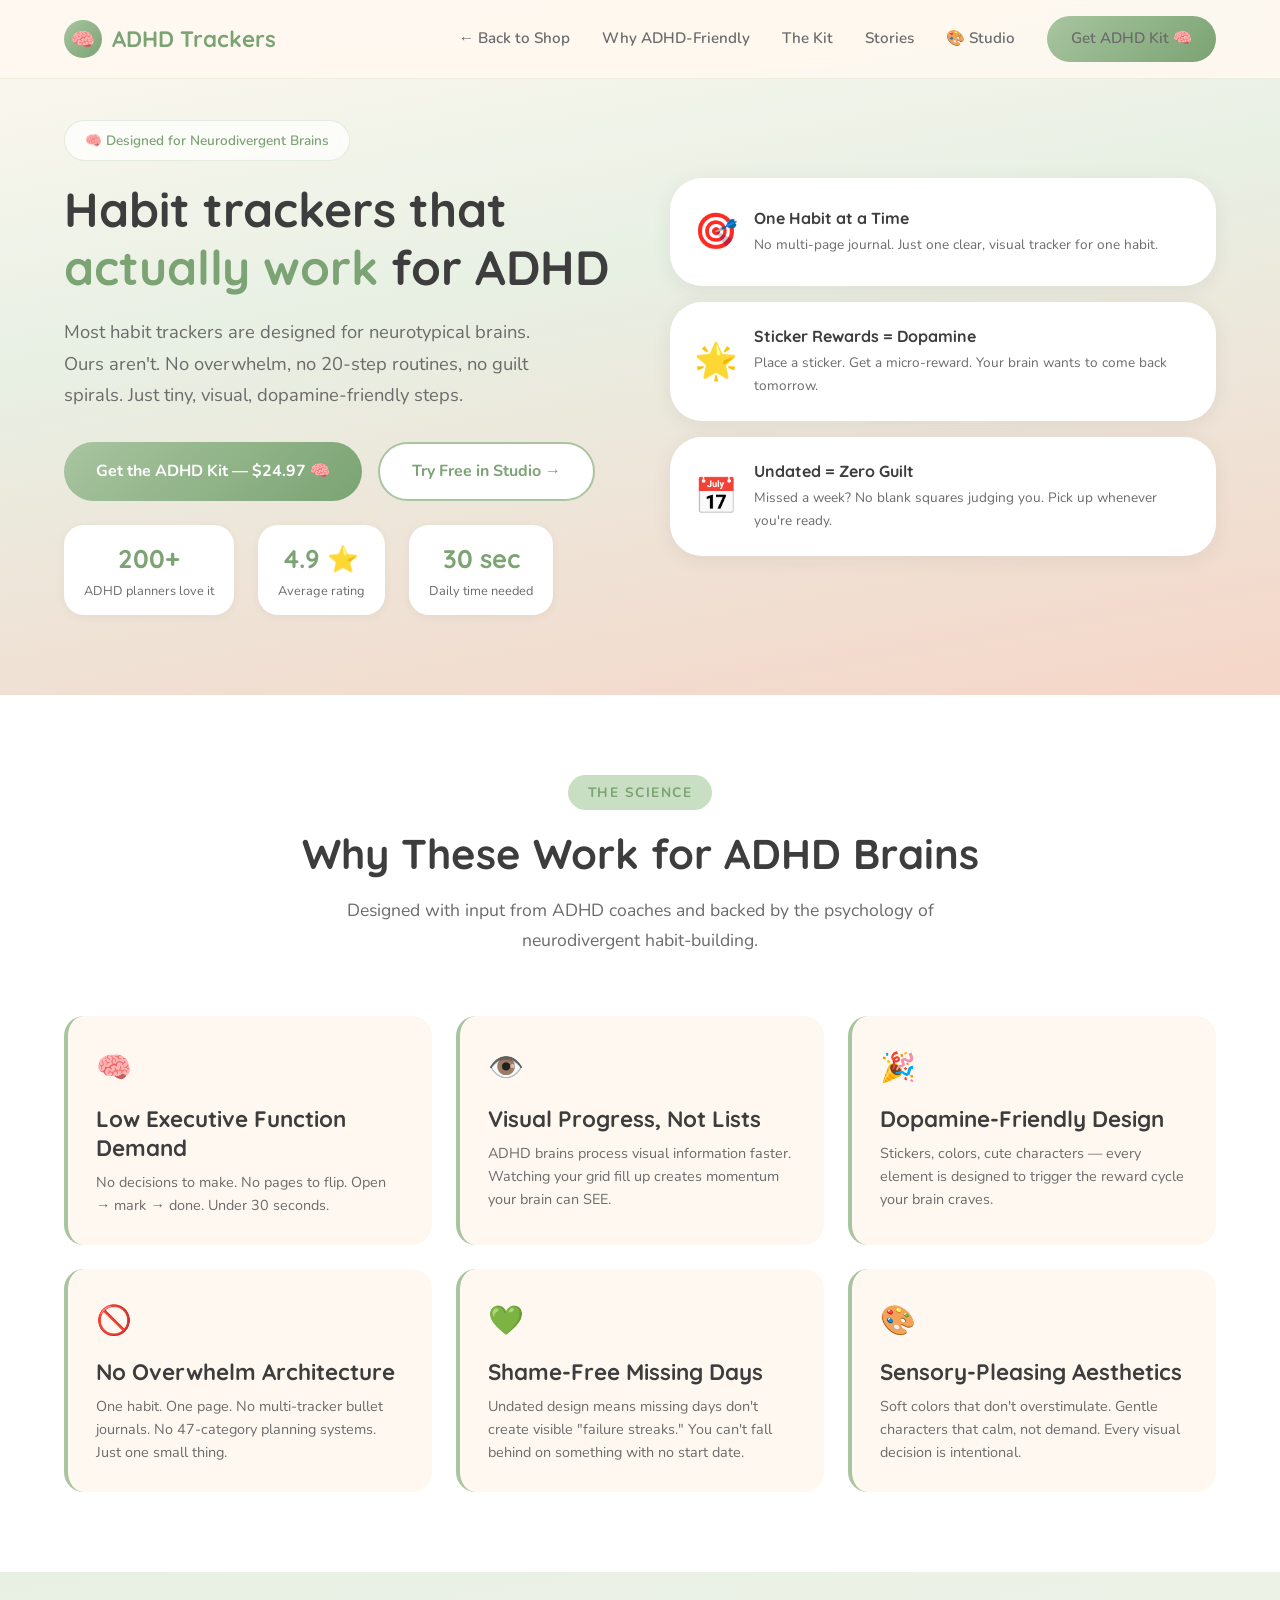
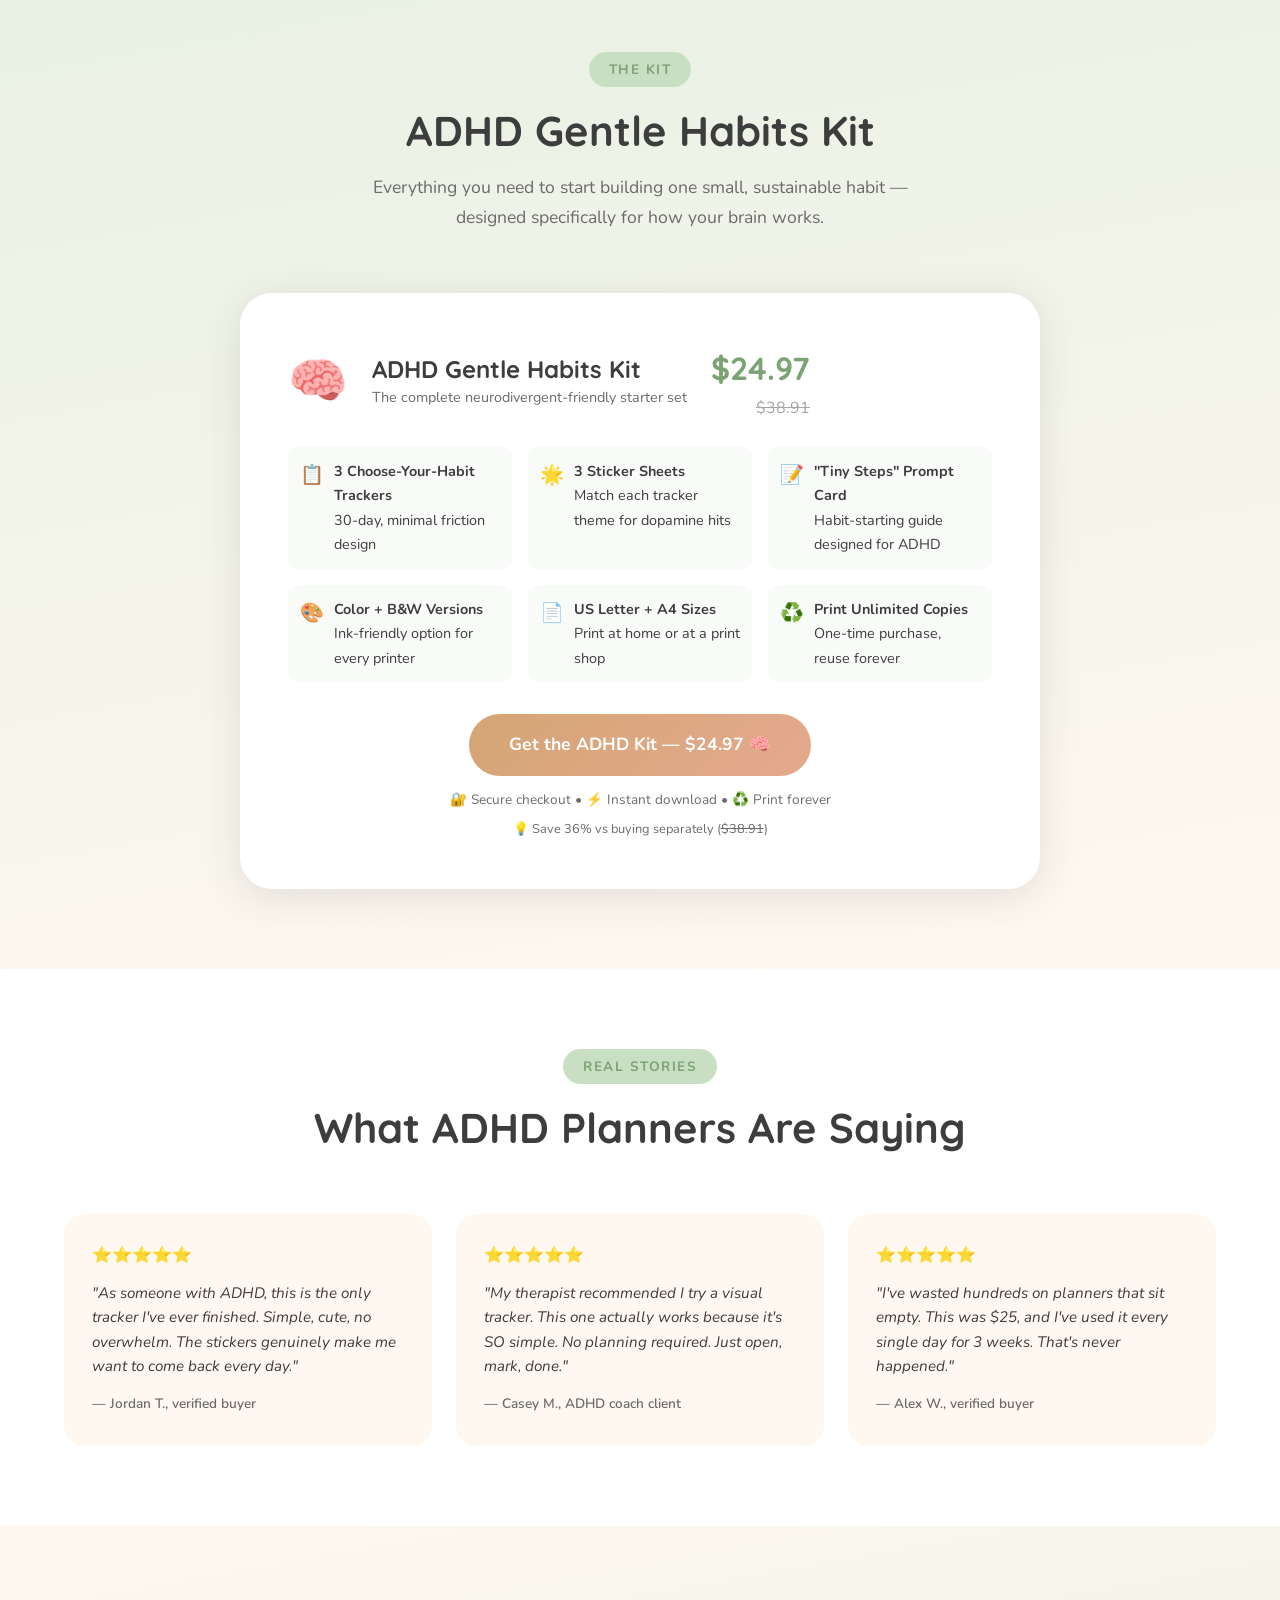
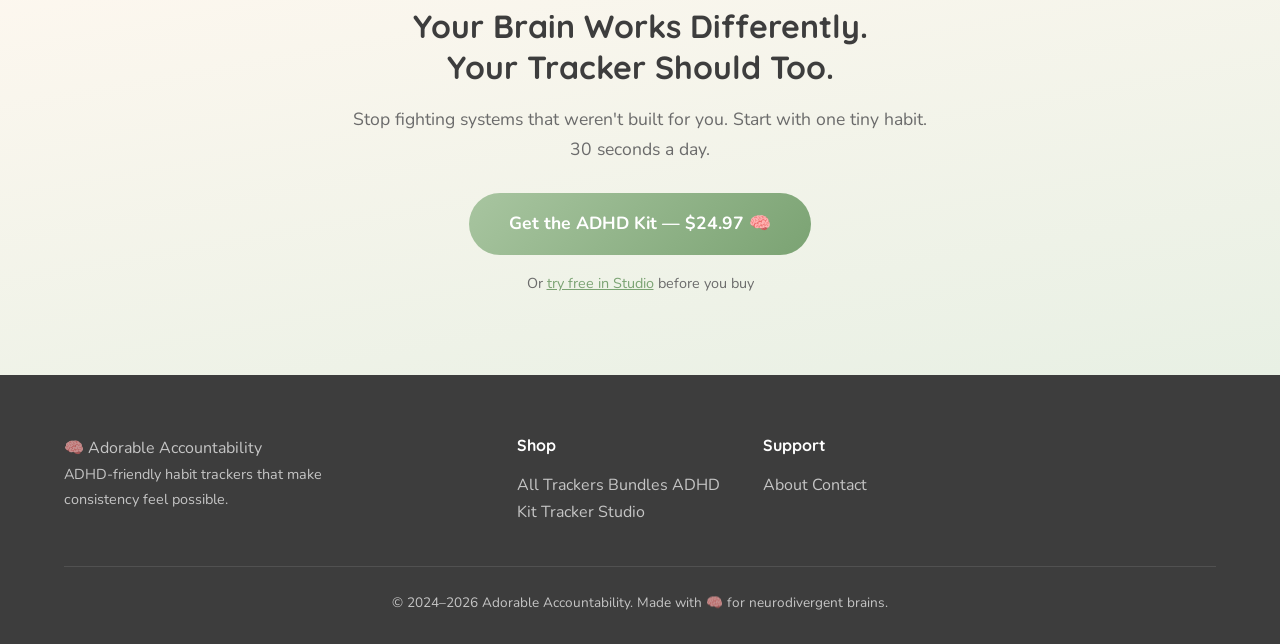
<file: adhd.html>
<!DOCTYPE html>
<html lang="en">

<head>
    <meta charset="UTF-8">
    <meta name="viewport" content="width=device-width, initial-scale=1.0">
    <title>ADHD-Friendly Habit Trackers — Adorable Accountability</title>
    <meta name="description"
        content="Habit trackers designed specifically for ADHD and neurodivergent brains. Simple, visual, ultra-low friction. No overwhelm, no guilt — just tiny steps forward.">
    <meta name="keywords"
        content="ADHD habit tracker, neurodivergent planner, ADHD friendly planner, ADHD organization, executive function, habit building ADHD, dopamine habit tracker">
    <!-- Open Graph -->
    <meta property="og:title" content="ADHD-Friendly Habit Trackers — Adorable Accountability">
    <meta property="og:description" content="Habit trackers designed for ADHD brains. Dopamine-friendly, visual, shame-free. Try free in our Design Studio.">
    <meta property="og:image" content="https://adorableaccountability.com/og-image.png">
    <meta property="og:url" content="https://adorableaccountability.com/adhd.html">
    <meta property="og:type" content="website">
    <meta name="twitter:card" content="summary_large_image">
    <meta name="twitter:title" content="ADHD-Friendly Habit Trackers — Adorable Accountability">
    <meta name="twitter:description" content="Dopamine-friendly, visual, shame-free. The only tracker designed for your brain.">
    <link rel="stylesheet" href="styles.css">
    <link rel="icon"
        href="data:image/svg+xml,<svg xmlns='http://www.w3.org/2000/svg' viewBox='0 0 100 100'><text y='.9em' font-size='90'>🧠</text></svg>">
    <style>
        /* ADHD page specific styles */
        .adhd-hero {
            background: linear-gradient(170deg, #FFF8F0 0%, #E8F0E4 40%, #F5D6C8 100%);
            padding: 120px 0 80px;
        }

        .adhd-hero-content {
            display: grid;
            grid-template-columns: 1fr 1fr;
            gap: 60px;
            align-items: center;
        }

        .adhd-hero h1 {
            font-size: clamp(2rem, 4vw, 3rem);
            line-height: 1.2;
            margin-bottom: 20px;
        }

        .adhd-hero h1 span {
            color: var(--sage-dark);
        }

        .adhd-stats {
            display: flex;
            gap: 24px;
            margin-top: 24px;
            flex-wrap: wrap;
        }

        .adhd-stat {
            background: var(--white);
            padding: 12px 20px;
            border-radius: var(--radius-md);
            box-shadow: var(--shadow-sm);
            text-align: center;
        }

        .adhd-stat-number {
            font-family: var(--font-heading);
            font-size: 1.6rem;
            font-weight: 700;
            color: var(--sage-dark);
        }

        .adhd-stat-label {
            font-size: 0.8rem;
            color: var(--charcoal-light);
        }

        .adhd-visual {
            display: flex;
            flex-direction: column;
            gap: 16px;
        }

        .adhd-visual-card {
            background: var(--white);
            border-radius: var(--radius-lg);
            padding: 24px;
            box-shadow: var(--shadow-md);
            display: flex;
            align-items: center;
            gap: 16px;
        }

        .adhd-visual-card .icon {
            font-size: 2.2rem;
            flex-shrink: 0;
        }

        .adhd-visual-card h3 {
            font-size: 1rem;
            margin-bottom: 4px;
        }

        .adhd-visual-card p {
            font-size: 0.85rem;
            color: var(--charcoal-light);
        }

        /* Why section */
        .adhd-why {
            padding: 80px 0;
            background: var(--white);
        }

        .adhd-why-grid {
            display: grid;
            grid-template-columns: repeat(auto-fit, minmax(280px, 1fr));
            gap: 24px;
            margin-top: 40px;
        }

        .adhd-why-card {
            background: var(--cream);
            padding: 28px;
            border-radius: var(--radius-md);
            border-left: 4px solid var(--sage);
        }

        .adhd-why-card .icon {
            font-size: 1.8rem;
            margin-bottom: 12px;
        }

        .adhd-why-card h3 {
            margin-bottom: 8px;
        }

        .adhd-why-card p {
            font-size: 0.9rem;
            color: var(--charcoal-light);
            line-height: 1.6;
        }

        /* Product section */
        .adhd-products {
            padding: 80px 0;
            background: linear-gradient(170deg, #E8F0E4, var(--cream));
        }

        .adhd-kit-card {
            background: var(--white);
            border-radius: var(--radius-lg);
            box-shadow: var(--shadow-lg);
            padding: 48px;
            max-width: 800px;
            margin: 40px auto 0;
        }

        .adhd-kit-header {
            display: flex;
            align-items: center;
            gap: 24px;
            margin-bottom: 24px;
        }

        .adhd-kit-header .kit-icon {
            font-size: 3rem;
        }

        .adhd-kit-header h3 {
            font-size: 1.5rem;
        }

        .adhd-kit-header .kit-price {
            font-family: var(--font-heading);
            font-size: 2rem;
            font-weight: 700;
            color: var(--sage-dark);
            margin-left: auto;
        }

        .adhd-kit-header .kit-was {
            font-size: 1rem;
            text-decoration: line-through;
            color: var(--charcoal-light);
            opacity: 0.6;
        }

        .adhd-includes-grid {
            display: grid;
            grid-template-columns: repeat(auto-fit, minmax(220px, 1fr));
            gap: 16px;
            margin: 24px 0 32px;
        }

        .adhd-include-item {
            display: flex;
            align-items: flex-start;
            gap: 10px;
            padding: 12px;
            background: rgba(168, 197, 160, 0.08);
            border-radius: 10px;
            font-size: 0.9rem;
        }

        .adhd-include-item .emoji {
            font-size: 1.2rem;
            flex-shrink: 0;
        }

        /* Testimonials */
        .adhd-testimonials {
            padding: 80px 0;
            background: var(--white);
        }

        .adhd-testimonials-grid {
            display: grid;
            grid-template-columns: repeat(auto-fit, minmax(300px, 1fr));
            gap: 24px;
            margin-top: 40px;
        }

        .adhd-testimonial {
            background: var(--cream);
            padding: 28px;
            border-radius: var(--radius-md);
            position: relative;
        }

        .adhd-testimonial .stars {
            color: var(--gold);
            margin-bottom: 12px;
        }

        .adhd-testimonial blockquote {
            font-size: 0.95rem;
            line-height: 1.6;
            color: var(--charcoal);
            margin-bottom: 12px;
            font-style: italic;
        }

        .adhd-testimonial cite {
            font-size: 0.85rem;
            color: var(--charcoal-light);
            font-style: normal;
            font-weight: 600;
        }

        /* CTA */
        .adhd-cta {
            padding: 80px 0;
            background: linear-gradient(170deg, var(--cream), #E8F0E4);
            text-align: center;
        }

        @media (max-width: 768px) {
            .adhd-hero-content {
                grid-template-columns: 1fr;
                gap: 40px;
            }

            .adhd-kit-card {
                padding: 28px;
            }

            .adhd-kit-header {
                flex-wrap: wrap;
            }

            .adhd-kit-header .kit-price {
                margin-left: 0;
            }
        }
    </style>
</head>

<body>
    <!-- Navigation -->
    <nav class="navbar" id="navbar">
        <div class="nav-inner">
            <a href="index.html" class="nav-logo">
                <div class="nav-logo-icon">🧠</div>
                ADHD Trackers
            </a>
            <div class="nav-links">
                <a href="index.html">← Back to Shop</a>
                <a href="#why">Why ADHD-Friendly</a>
                <a href="#kit">The Kit</a>
                <a href="#stories">Stories</a>
                <a href="studio.html">🎨 Studio</a>
                <a href="#kit" class="btn btn-primary btn-small">Get ADHD Kit 🧠</a>
            </div>
            <button class="hamburger" aria-label="Menu">
                <span></span><span></span><span></span>
            </button>
        </div>
        <!-- B2 fix: mobile menu was missing -->
        <div class="mobile-menu">
            <a href="index.html">← Back to Shop</a>
            <a href="#why">Why ADHD-Friendly</a>
            <a href="#kit">The Kit</a>
            <a href="#stories">Stories</a>
            <a href="studio.html">🎨 Studio</a>
            <a href="#kit" class="btn btn-primary">Get ADHD Kit 🧠</a>
        </div>
    </nav>

    <!-- Hero -->
    <section class="adhd-hero">
        <div class="container">
            <div class="adhd-hero-content">
                <div>
                    <div class="hero-badge">🧠 Designed for Neurodivergent Brains</div>
                    <h1>Habit trackers that <span>actually work</span> for ADHD</h1>
                    <p class="hero-text">Most habit trackers are designed for neurotypical brains. Ours aren't. No
                        overwhelm, no
                        20-step routines, no guilt spirals. Just tiny, visual, dopamine-friendly steps.</p>
                    <div class="hero-buttons">
                        <a href="#kit" class="btn btn-primary">Get the ADHD Kit — $24.97 🧠</a>
                        <a href="studio.html" class="btn btn-secondary">Try Free in Studio →</a>
                    </div>
                    <div class="adhd-stats">
                        <div class="adhd-stat">
                            <div class="adhd-stat-number">200+</div>
                            <div class="adhd-stat-label">ADHD planners love it</div>
                        </div>
                        <div class="adhd-stat">
                            <div class="adhd-stat-number">4.9 ⭐</div>
                            <div class="adhd-stat-label">Average rating</div>
                        </div>
                        <div class="adhd-stat">
                            <div class="adhd-stat-number">30 sec</div>
                            <div class="adhd-stat-label">Daily time needed</div>
                        </div>
                    </div>
                </div>
                <div class="adhd-visual">
                    <div class="adhd-visual-card">
                        <div class="icon">🎯</div>
                        <div>
                            <h3>One Habit at a Time</h3>
                            <p>No multi-page journal. Just one clear, visual tracker for one habit.</p>
                        </div>
                    </div>
                    <div class="adhd-visual-card">
                        <div class="icon">🌟</div>
                        <div>
                            <h3>Sticker Rewards = Dopamine</h3>
                            <p>Place a sticker. Get a micro-reward. Your brain wants to come back tomorrow.</p>
                        </div>
                    </div>
                    <div class="adhd-visual-card">
                        <div class="icon">📅</div>
                        <div>
                            <h3>Undated = Zero Guilt</h3>
                            <p>Missed a week? No blank squares judging you. Pick up whenever you're ready.</p>
                        </div>
                    </div>
                </div>
            </div>
        </div>
    </section>

    <!-- Why ADHD-Friendly -->
    <section class="adhd-why" id="why">
        <div class="container">
            <div class="section-header">
                <span class="section-label">The Science</span>
                <h2 class="section-title">Why These Work for ADHD Brains</h2>
                <p class="section-subtitle">Designed with input from ADHD coaches and backed by the psychology of
                    neurodivergent habit-building.</p>
            </div>
            <div class="adhd-why-grid">
                <div class="adhd-why-card">
                    <div class="icon">🧠</div>
                    <h3>Low Executive Function Demand</h3>
                    <p>No decisions to make. No pages to flip. Open → mark → done. Under 30 seconds.</p>
                </div>
                <div class="adhd-why-card">
                    <div class="icon">👁️</div>
                    <h3>Visual Progress, Not Lists</h3>
                    <p>ADHD brains process visual information faster. Watching your grid fill up creates momentum your
                        brain can
                        SEE.</p>
                </div>
                <div class="adhd-why-card">
                    <div class="icon">🎉</div>
                    <h3>Dopamine-Friendly Design</h3>
                    <p>Stickers, colors, cute characters — every element is designed to trigger the reward cycle your
                        brain
                        craves.</p>
                </div>
                <div class="adhd-why-card">
                    <div class="icon">🚫</div>
                    <h3>No Overwhelm Architecture</h3>
                    <p>One habit. One page. No multi-tracker bullet journals. No 47-category planning systems. Just one
                        small
                        thing.</p>
                </div>
                <div class="adhd-why-card">
                    <div class="icon">💚</div>
                    <h3>Shame-Free Missing Days</h3>
                    <p>Undated design means missing days don't create visible "failure streaks." You can't fall behind
                        on something
                        with no start date.</p>
                </div>
                <div class="adhd-why-card">
                    <div class="icon">🎨</div>
                    <h3>Sensory-Pleasing Aesthetics</h3>
                    <p>Soft colors that don't overstimulate. Gentle characters that calm, not demand. Every visual
                        decision is
                        intentional.</p>
                </div>
            </div>
        </div>
    </section>

    <!-- The Kit -->
    <section class="adhd-products" id="kit">
        <div class="container">
            <div class="section-header">
                <span class="section-label">The Kit</span>
                <h2 class="section-title">ADHD Gentle Habits Kit</h2>
                <p class="section-subtitle">Everything you need to start building one small, sustainable habit —
                    designed
                    specifically for how your brain works.</p>
            </div>
            <div class="adhd-kit-card">
                <div class="adhd-kit-header">
                    <div class="kit-icon">🧠</div>
                    <div>
                        <h3>ADHD Gentle Habits Kit</h3>
                        <p style="color:var(--charcoal-light); font-size:0.9rem">The complete neurodivergent-friendly
                            starter set
                        </p>
                    </div>
                    <div style="text-align:right">
                        <div class="kit-price">$24.97</div>
                        <div class="kit-was">$38.91</div>
                    </div>
                </div>

                <div class="adhd-includes-grid">
                    <div class="adhd-include-item">
                        <div class="emoji">📋</div>
                        <div><strong>3 Choose-Your-Habit Trackers</strong><br>30-day, minimal friction design</div>
                    </div>
                    <div class="adhd-include-item">
                        <div class="emoji">🌟</div>
                        <div><strong>3 Sticker Sheets</strong><br>Match each tracker theme for dopamine hits</div>
                    </div>
                    <div class="adhd-include-item">
                        <div class="emoji">📝</div>
                        <div><strong>"Tiny Steps" Prompt Card</strong><br>Habit-starting guide designed for ADHD</div>
                    </div>
                    <div class="adhd-include-item">
                        <div class="emoji">🎨</div>
                        <div><strong>Color + B&W Versions</strong><br>Ink-friendly option for every printer</div>
                    </div>
                    <div class="adhd-include-item">
                        <div class="emoji">📄</div>
                        <div><strong>US Letter + A4 Sizes</strong><br>Print at home or at a print shop</div>
                    </div>
                    <div class="adhd-include-item">
                        <div class="emoji">♻️</div>
                        <div><strong>Print Unlimited Copies</strong><br>One-time purchase, reuse forever</div>
                    </div>
                </div>

                <div style="text-align:center">
                    <a href="https://adorableaccountability.lemonsqueezy.com/checkout/adhd-kit" class="btn btn-accent"
                        style="padding:16px 40px; font-size:1.1rem">Get the ADHD Kit — $24.97 🧠</a>
                    <p style="margin-top:12px; font-size:0.85rem; color:var(--charcoal-light)">🔐 Secure checkout • ⚡
                        Instant
                        download • ♻️ Print forever</p>
                    <p style="margin-top:8px; font-size:0.8rem; color:var(--charcoal-light)">
                        💡 Save 36% vs buying separately (<s>$38.91</s>)
                    </p>
                </div>
            </div>
        </div>
    </section>

    <!-- Testimonials -->
    <section class="adhd-testimonials" id="stories">
        <div class="container">
            <div class="section-header">
                <span class="section-label">Real Stories</span>
                <h2 class="section-title">What ADHD Planners Are Saying</h2>
            </div>
            <div class="adhd-testimonials-grid">
                <div class="adhd-testimonial">
                    <div class="stars">⭐⭐⭐⭐⭐</div>
                    <blockquote>"As someone with ADHD, this is the only tracker I've ever finished. Simple, cute, no
                        overwhelm.
                        The stickers genuinely make me want to come back every day."</blockquote>
                    <cite>— Jordan T., verified buyer</cite>
                </div>
                <div class="adhd-testimonial">
                    <div class="stars">⭐⭐⭐⭐⭐</div>
                    <blockquote>"My therapist recommended I try a visual tracker. This one actually works because it's
                        SO simple.
                        No planning required. Just open, mark, done."</blockquote>
                    <cite>— Casey M., ADHD coach client</cite>
                </div>
                <div class="adhd-testimonial">
                    <div class="stars">⭐⭐⭐⭐⭐</div>
                    <blockquote>"I've wasted hundreds on planners that sit empty. This was $25, and I've used it every
                        single day
                        for 3 weeks. That's never happened."</blockquote>
                    <cite>— Alex W., verified buyer</cite>
                </div>
            </div>
        </div>
    </section>

    <!-- CTA -->
    <section class="adhd-cta">
        <div class="container">
            <div style="max-width:600px; margin:0 auto">
                <h2 style="font-size:2rem; margin-bottom:16px">Your Brain Works Differently.<br>Your Tracker Should Too.
                </h2>
                <p style="font-size:1.1rem; color:var(--charcoal-light); margin-bottom:28px">
                    Stop fighting systems that weren't built for you. Start with one tiny habit. 30 seconds a day.
                </p>
                <a href="https://adorableaccountability.lemonsqueezy.com/checkout/adhd-kit" class="btn btn-primary"
                    style="padding:16px 40px; font-size:1.1rem">Get the ADHD Kit — $24.97 🧠</a>
                <p style="margin-top:16px; font-size:0.9rem; color:var(--charcoal-light)">
                    Or <a href="studio.html" style="color:var(--sage-dark); text-decoration:underline">try free in
                        Studio</a>
                    before you buy
                </p>
            </div>
        </div>
    </section>

    <!-- Footer -->
    <footer class="footer">
        <div class="container">
            <div class="footer-grid">
                <div class="footer-brand">
                    <div class="footer-logo">🧠 Adorable Accountability</div>
                    <p>ADHD-friendly habit trackers that make consistency feel possible.</p>
                </div>
                <div class="footer-links">
                    <h4>Shop</h4>
                    <a href="index.html">All Trackers</a>
                    <a href="index.html#bundles">Bundles</a>
                    <a href="#kit">ADHD Kit</a>
                    <a href="studio.html">Tracker Studio</a>
                </div>
                <div class="footer-links">
                    <h4>Support</h4>
                    <a href="index.html#about">About</a>
                    <a href="mailto:hello@adorableaccountability.com">Contact</a>
                </div>
            </div>
            <div class="footer-bottom">
                <p>&copy; 2024–2026 Adorable Accountability. Made with 🧠 for neurodivergent brains.</p>
            </div>
        </div>
    </footer>

    <script src="script.js"></script>
</body>

</html>
</file>
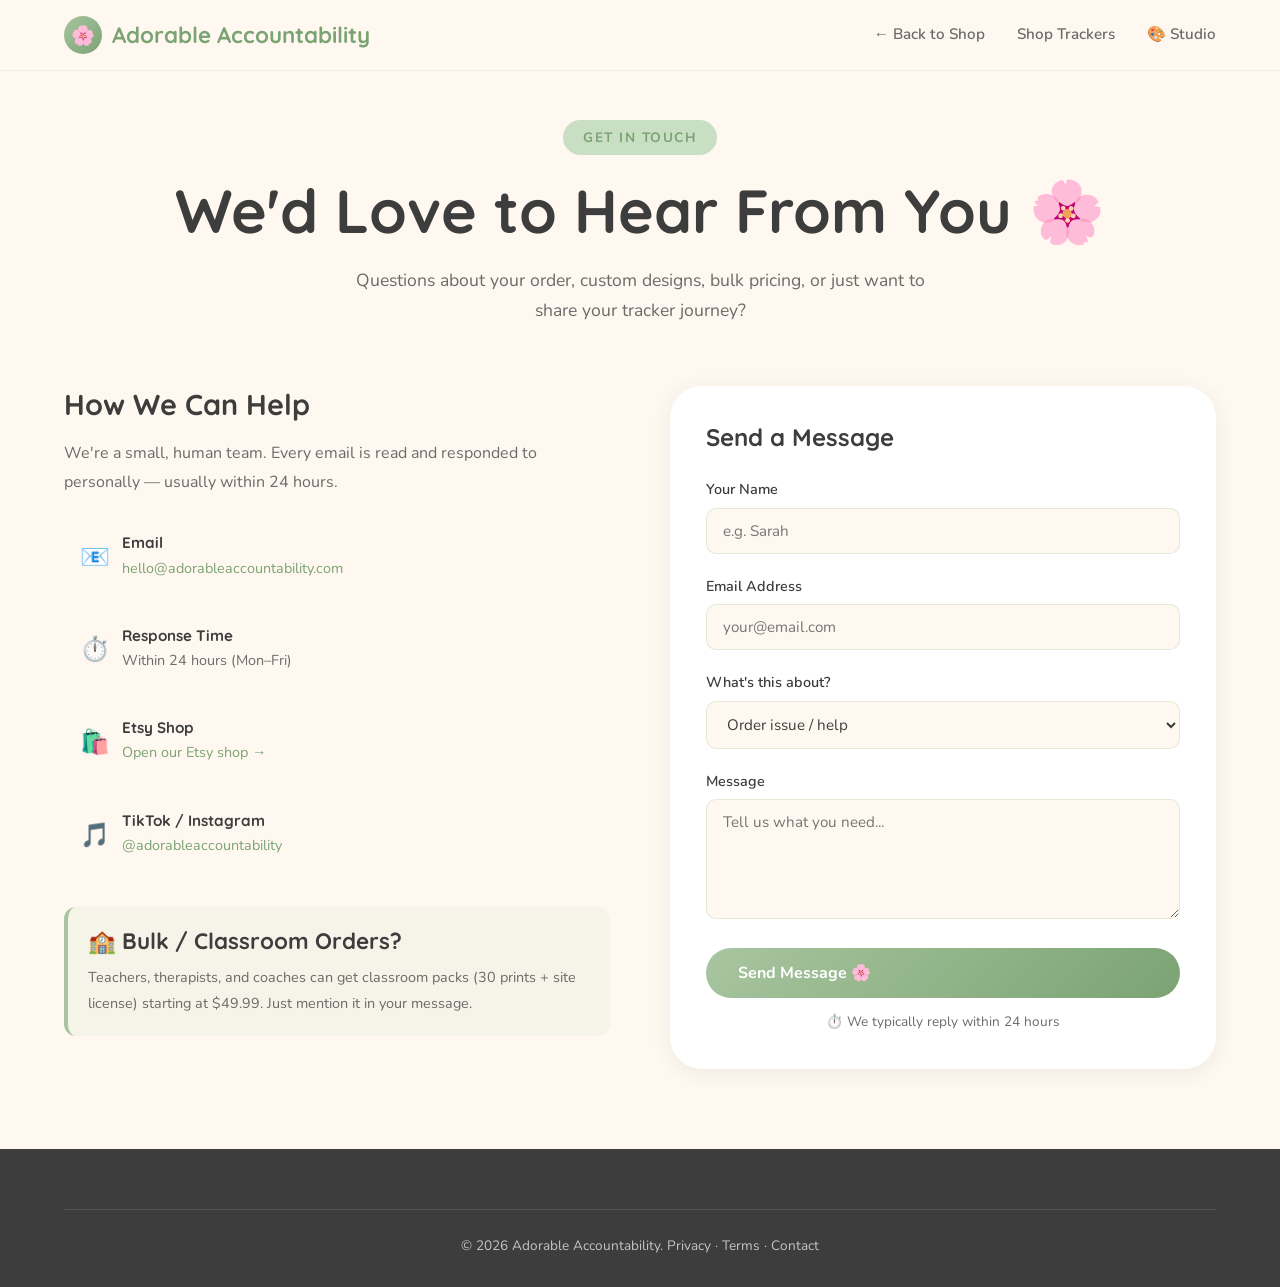
<file: contact.html>
<!DOCTYPE html>
<html lang="en">
<head>
  <meta charset="UTF-8">
  <meta name="viewport" content="width=device-width, initial-scale=1.0">
  <title>Contact Us — Adorable Accountability</title>
  <meta name="description" content="Get in touch with Adorable Accountability. We'd love to hear from you.">
  <link rel="stylesheet" href="styles.css">
  <link rel="icon" href="data:image/svg+xml,<svg xmlns='http://www.w3.org/2000/svg' viewBox='0 0 100 100'><text y='.9em' font-size='90'>🌸</text></svg>">
  <style>
    .contact-page { padding: 120px 0 80px; }
    .contact-grid { display: grid; grid-template-columns: 1fr 1fr; gap: 60px; align-items: start; margin-top: 48px; }
    @media (max-width: 768px) { .contact-grid { grid-template-columns: 1fr; gap: 40px; } }
    .contact-info h2 { font-size: 1.8rem; margin-bottom: 16px; }
    .contact-info p { color: var(--charcoal-light); line-height: 1.8; margin-bottom: 20px; }
    .contact-method { display: flex; align-items: center; gap: 12px; padding: 16px; background: var(--cream); border-radius: 12px; margin-bottom: 12px; }
    .contact-method .icon { font-size: 1.5rem; }
    .contact-method h3 { font-size: 0.95rem; margin-bottom: 2px; }
    .contact-method a, .contact-method p { font-size: 0.9rem; color: var(--charcoal-light); margin: 0; }
    .contact-method a { color: var(--sage-dark); }
    .contact-form-card { background: var(--white); border-radius: var(--radius-lg); padding: 36px; box-shadow: var(--shadow-md); }
    .contact-form-card h2 { font-size: 1.5rem; margin-bottom: 24px; }
    .form-group { margin-bottom: 20px; }
    .form-group label { display: block; font-weight: 600; font-size: 0.9rem; margin-bottom: 6px; color: var(--charcoal); }
    .form-group input, .form-group select, .form-group textarea { width: 100%; padding: 12px 16px; border: 1.5px solid rgba(168,197,160,0.3); border-radius: 10px; font-family: var(--font-body); font-size: 0.95rem; background: var(--cream); color: var(--charcoal); transition: border 0.2s; box-sizing: border-box; }
    .form-group input:focus, .form-group select:focus, .form-group textarea:focus { outline: none; border-color: var(--sage); }
    .form-group textarea { resize: vertical; min-height: 120px; }
    .response-time { text-align: center; font-size: 0.85rem; color: var(--charcoal-light); margin-top: 12px; }
  </style>
</head>
<body>
  <nav class="navbar" id="navbar">
    <div class="nav-inner">
      <a href="index.html" class="nav-logo"><div class="nav-logo-icon">🌸</div>Adorable Accountability</a>
      <div class="nav-links">
        <a href="index.html">← Back to Shop</a>
        <a href="index.html#products">Shop Trackers</a>
        <a href="studio.html">🎨 Studio</a>
      </div>
      <button class="hamburger" aria-label="Menu"><span></span><span></span><span></span></button>
    </div>
    <div class="mobile-menu">
      <a href="index.html">← Back to Shop</a>
      <a href="index.html#products">Shop Trackers</a>
      <a href="studio.html">🎨 Studio</a>
    </div>
  </nav>

  <section class="contact-page">
    <div class="container">
      <div class="section-header">
        <span class="section-label">Get In Touch</span>
        <h1 class="section-title">We'd Love to Hear From You 🌸</h1>
        <p class="section-subtitle">Questions about your order, custom designs, bulk pricing, or just want to share your tracker journey?</p>
      </div>

      <div class="contact-grid">
        <div class="contact-info">
          <h2>How We Can Help</h2>
          <p>We're a small, human team. Every email is read and responded to personally — usually within 24 hours.</p>

          <div class="contact-method">
            <div class="icon">📧</div>
            <div>
              <h3>Email</h3>
              <a href="mailto:hello@adorableaccountability.com">hello@adorableaccountability.com</a>
            </div>
          </div>
          <div class="contact-method">
            <div class="icon">⏱️</div>
            <div>
              <h3>Response Time</h3>
              <p>Within 24 hours (Mon–Fri)</p>
            </div>
          </div>
          <div class="contact-method">
            <div class="icon">🛍️</div>
            <div>
              <h3>Etsy Shop</h3>
              <a href="https://etsy.com/shop/AdorableAccountability" target="_blank" rel="noopener">Open our Etsy shop →</a>
            </div>
          </div>
          <div class="contact-method">
            <div class="icon">🎵</div>
            <div>
              <h3>TikTok / Instagram</h3>
              <a href="https://tiktok.com/@adorableaccountability" target="_blank" rel="noopener">@adorableaccountability</a>
            </div>
          </div>

          <div style="margin-top: 32px; padding: 20px; background: rgba(168,197,160,0.1); border-radius: 12px; border-left: 4px solid var(--sage);">
            <h3 style="margin-bottom: 8px">🏫 Bulk / Classroom Orders?</h3>
            <p style="font-size:0.9rem; color:var(--charcoal-light); margin: 0">Teachers, therapists, and coaches can get classroom packs (30 prints + site license) starting at $49.99. Just mention it in your message.</p>
          </div>
        </div>

        <div class="contact-form-card">
          <h2>Send a Message</h2>
          <!-- This form will be connected to a form service (e.g. Formspree or ConvertKit) on deployment -->
          <form id="contact-form" action="mailto:hello@adorableaccountability.com" method="get" enctype="text/plain">
            <div class="form-group">
              <label for="contact-name">Your Name</label>
              <input type="text" id="contact-name" name="name" placeholder="e.g. Sarah" required>
            </div>
            <div class="form-group">
              <label for="contact-email">Email Address</label>
              <input type="email" id="contact-email" name="email" placeholder="your@email.com" required>
            </div>
            <div class="form-group">
              <label for="contact-subject">What's this about?</label>
              <select id="contact-subject" name="subject">
                <option value="order">Order issue / help</option>
                <option value="custom">Custom / personalized tracker</option>
                <option value="bulk">Bulk / classroom order</option>
                <option value="membership">Monthly Design Drop membership</option>
                <option value="general">General question</option>
                <option value="partnership">Partnership / collaboration</option>
              </select>
            </div>
            <div class="form-group">
              <label for="contact-message">Message</label>
              <textarea id="contact-message" name="body" placeholder="Tell us what you need..." required></textarea>
            </div>
            <button type="submit" class="btn btn-primary" style="width:100%">Send Message 🌸</button>
          </form>
          <p class="response-time">⏱️ We typically reply within 24 hours</p>
        </div>
      </div>
    </div>
  </section>

  <footer class="footer">
    <div class="container">
      <div class="footer-bottom">
        <p>© 2026 Adorable Accountability. <a href="privacy.html">Privacy</a> · <a href="terms.html">Terms</a> · <a href="contact.html">Contact</a></p>
      </div>
    </div>
  </footer>
  <script src="script.js"></script>
</body>
</html>
</file>
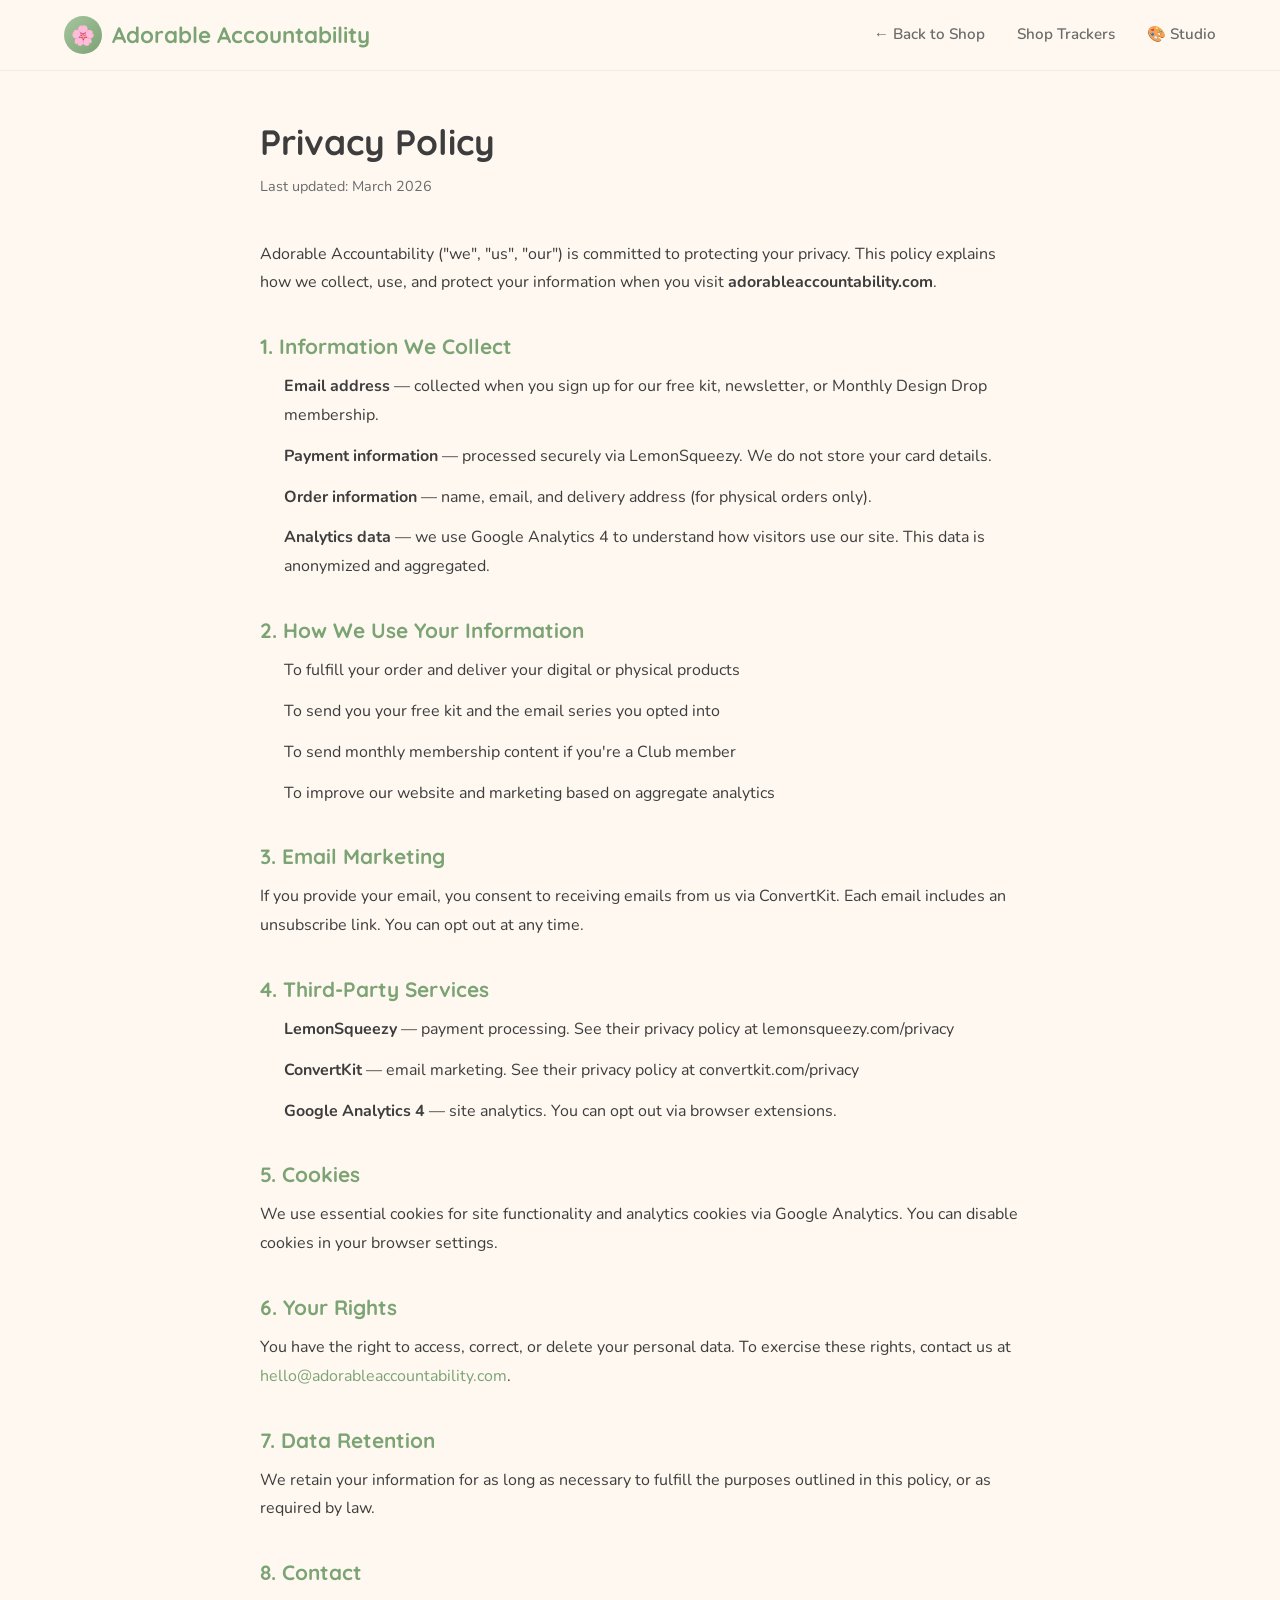
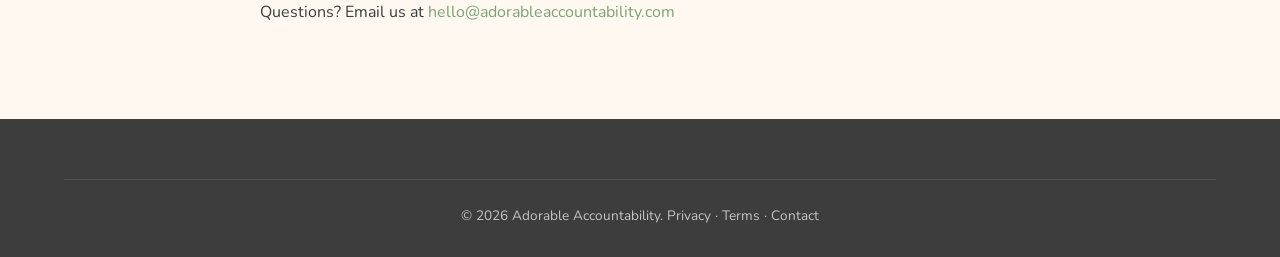
<file: privacy.html>
<!DOCTYPE html>
<html lang="en">
<head>
  <meta charset="UTF-8">
  <meta name="viewport" content="width=device-width, initial-scale=1.0">
  <title>Privacy Policy — Adorable Accountability</title>
  <meta name="description" content="Privacy policy for Adorable Accountability. We take your privacy seriously.">
  <meta property="og:title" content="Privacy Policy — Adorable Accountability">
  <meta property="og:url" content="https://adorableaccountability.com/privacy.html">
  <link rel="stylesheet" href="styles.css">
  <link rel="icon" href="data:image/svg+xml,<svg xmlns='http://www.w3.org/2000/svg' viewBox='0 0 100 100'><text y='.9em' font-size='90'>🌸</text></svg>">
  <style>
    .legal-page { padding: 120px 0 80px; }
    .legal-content { max-width: 760px; margin: 0 auto; }
    .legal-content h1 { font-size: 2.2rem; margin-bottom: 8px; }
    .legal-content .legal-date { color: var(--charcoal-light); font-size: 0.9rem; margin-bottom: 40px; }
    .legal-content h2 { font-size: 1.3rem; margin: 36px 0 12px; color: var(--sage-dark); }
    .legal-content p, .legal-content li { font-size: 1rem; line-height: 1.8; color: var(--charcoal); margin-bottom: 12px; }
    .legal-content ul { padding-left: 24px; }
    .legal-content a { color: var(--sage-dark); }
  </style>
</head>
<body>
  <nav class="navbar" id="navbar">
    <div class="nav-inner">
      <a href="index.html" class="nav-logo"><div class="nav-logo-icon">🌸</div>Adorable Accountability</a>
      <div class="nav-links">
        <a href="index.html">← Back to Shop</a>
        <a href="index.html#products">Shop Trackers</a>
        <a href="studio.html">🎨 Studio</a>
      </div>
      <button class="hamburger" aria-label="Menu"><span></span><span></span><span></span></button>
    </div>
    <div class="mobile-menu">
      <a href="index.html">← Back to Shop</a>
      <a href="index.html#products">Shop Trackers</a>
      <a href="studio.html">🎨 Studio</a>
    </div>
  </nav>

  <section class="legal-page">
    <div class="container">
      <div class="legal-content">
        <h1>Privacy Policy</h1>
        <p class="legal-date">Last updated: March 2026</p>

        <p>Adorable Accountability ("we", "us", "our") is committed to protecting your privacy. This policy explains how we collect, use, and protect your information when you visit <strong>adorableaccountability.com</strong>.</p>

        <h2>1. Information We Collect</h2>
        <ul>
          <li><strong>Email address</strong> — collected when you sign up for our free kit, newsletter, or Monthly Design Drop membership.</li>
          <li><strong>Payment information</strong> — processed securely via LemonSqueezy. We do not store your card details.</li>
          <li><strong>Order information</strong> — name, email, and delivery address (for physical orders only).</li>
          <li><strong>Analytics data</strong> — we use Google Analytics 4 to understand how visitors use our site. This data is anonymized and aggregated.</li>
        </ul>

        <h2>2. How We Use Your Information</h2>
        <ul>
          <li>To fulfill your order and deliver your digital or physical products</li>
          <li>To send you your free kit and the email series you opted into</li>
          <li>To send monthly membership content if you're a Club member</li>
          <li>To improve our website and marketing based on aggregate analytics</li>
        </ul>

        <h2>3. Email Marketing</h2>
        <p>If you provide your email, you consent to receiving emails from us via ConvertKit. Each email includes an unsubscribe link. You can opt out at any time.</p>

        <h2>4. Third-Party Services</h2>
        <ul>
          <li><strong>LemonSqueezy</strong> — payment processing. See their privacy policy at lemonsqueezy.com/privacy</li>
          <li><strong>ConvertKit</strong> — email marketing. See their privacy policy at convertkit.com/privacy</li>
          <li><strong>Google Analytics 4</strong> — site analytics. You can opt out via browser extensions.</li>
        </ul>

        <h2>5. Cookies</h2>
        <p>We use essential cookies for site functionality and analytics cookies via Google Analytics. You can disable cookies in your browser settings.</p>

        <h2>6. Your Rights</h2>
        <p>You have the right to access, correct, or delete your personal data. To exercise these rights, contact us at <a href="mailto:hello@adorableaccountability.com">hello@adorableaccountability.com</a>.</p>

        <h2>7. Data Retention</h2>
        <p>We retain your information for as long as necessary to fulfill the purposes outlined in this policy, or as required by law.</p>

        <h2>8. Contact</h2>
        <p>Questions? Email us at <a href="mailto:hello@adorableaccountability.com">hello@adorableaccountability.com</a></p>
      </div>
    </div>
  </section>

  <footer class="footer">
    <div class="container">
      <div class="footer-bottom">
        <p>© 2026 Adorable Accountability. <a href="privacy.html">Privacy</a> · <a href="terms.html">Terms</a> · <a href="contact.html">Contact</a></p>
      </div>
    </div>
  </footer>
  <script src="script.js"></script>
</body>
</html>
</file>
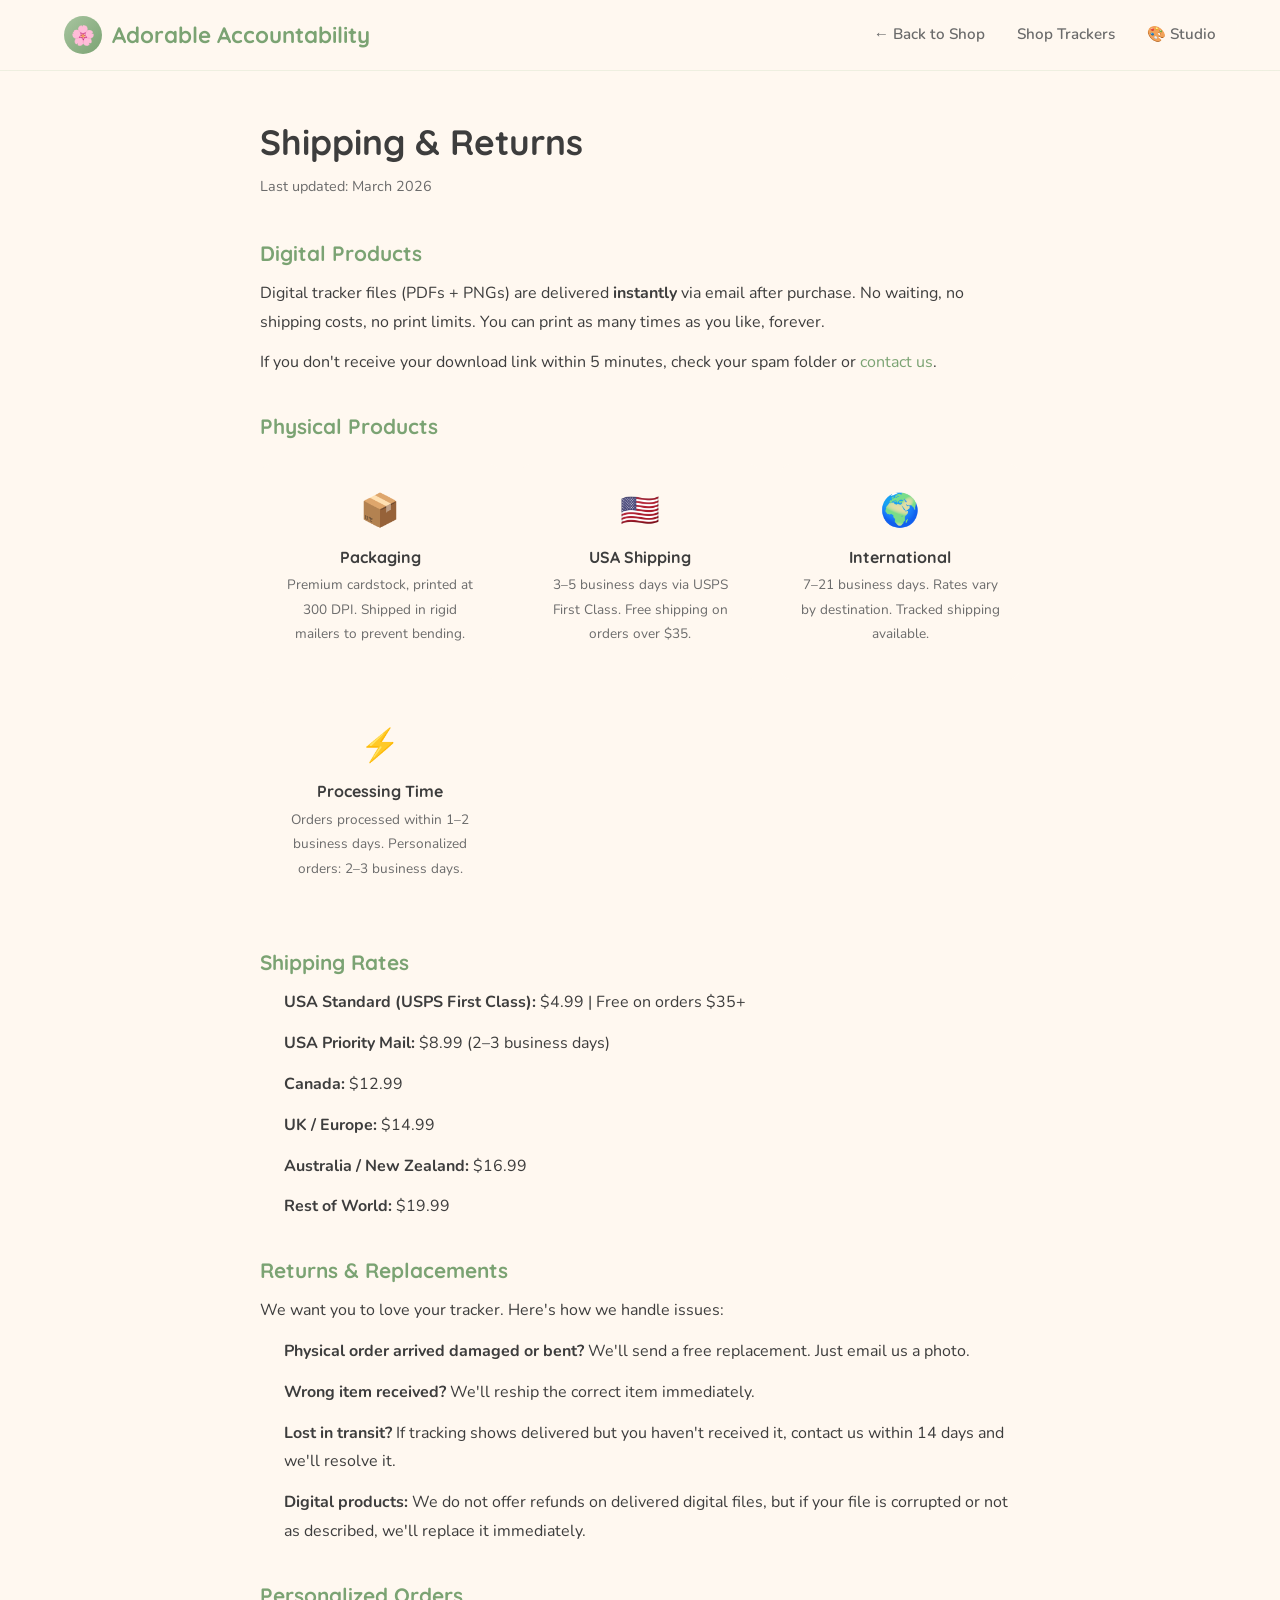
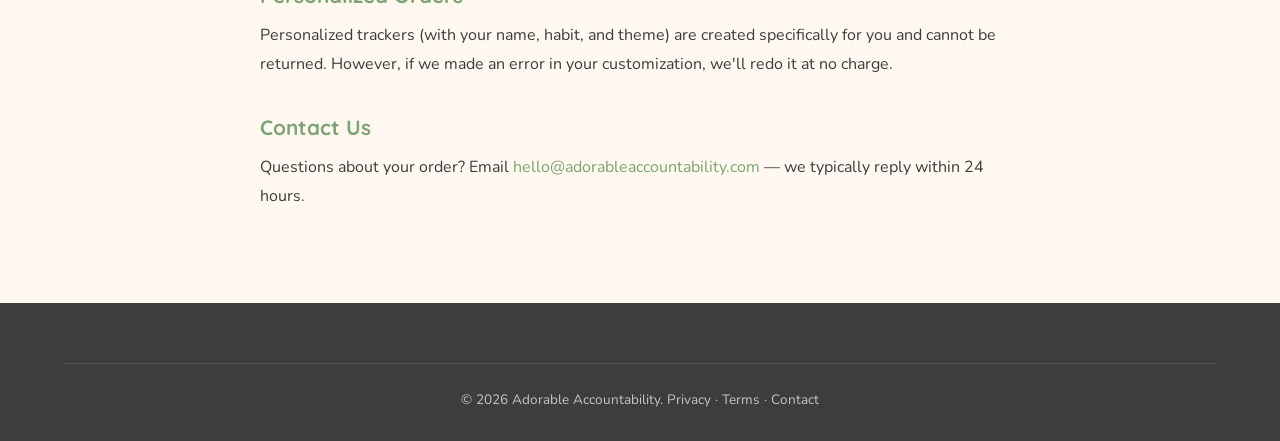
<file: shipping.html>
<!DOCTYPE html>
<html lang="en">
<head>
  <meta charset="UTF-8">
  <meta name="viewport" content="width=device-width, initial-scale=1.0">
  <title>Shipping &amp; Returns — Adorable Accountability</title>
  <meta name="description" content="Shipping information and returns policy for Adorable Accountability physical and digital trackers.">
  <link rel="stylesheet" href="styles.css">
  <link rel="icon" href="data:image/svg+xml,<svg xmlns='http://www.w3.org/2000/svg' viewBox='0 0 100 100'><text y='.9em' font-size='90'>🌸</text></svg>">
  <style>
    .legal-page { padding: 120px 0 80px; }
    .legal-content { max-width: 760px; margin: 0 auto; }
    .legal-content h1 { font-size: 2.2rem; margin-bottom: 8px; }
    .legal-content .legal-date { color: var(--charcoal-light); font-size: 0.9rem; margin-bottom: 40px; }
    .legal-content h2 { font-size: 1.3rem; margin: 36px 0 12px; color: var(--sage-dark); }
    .legal-content p, .legal-content li { font-size: 1rem; line-height: 1.8; color: var(--charcoal); margin-bottom: 12px; }
    .legal-content ul { padding-left: 24px; }
    .legal-content a { color: var(--sage-dark); }
    .shipping-grid { display: grid; grid-template-columns: repeat(auto-fit, minmax(220px, 1fr)); gap: 20px; margin: 24px 0; }
    .shipping-card { background: var(--cream); border-radius: 12px; padding: 20px; text-align: center; }
    .shipping-card .icon { font-size: 2rem; margin-bottom: 8px; }
    .shipping-card h3 { font-size: 1rem; margin-bottom: 6px; }
    .shipping-card p { font-size: 0.85rem; color: var(--charcoal-light); }
  </style>
</head>
<body>
  <nav class="navbar" id="navbar">
    <div class="nav-inner">
      <a href="index.html" class="nav-logo"><div class="nav-logo-icon">🌸</div>Adorable Accountability</a>
      <div class="nav-links">
        <a href="index.html">← Back to Shop</a>
        <a href="index.html#products">Shop Trackers</a>
        <a href="studio.html">🎨 Studio</a>
      </div>
      <button class="hamburger" aria-label="Menu"><span></span><span></span><span></span></button>
    </div>
    <div class="mobile-menu">
      <a href="index.html">← Back to Shop</a>
      <a href="index.html#products">Shop Trackers</a>
      <a href="studio.html">🎨 Studio</a>
    </div>
  </nav>

  <section class="legal-page">
    <div class="container">
      <div class="legal-content">
        <h1>Shipping &amp; Returns</h1>
        <p class="legal-date">Last updated: March 2026</p>

        <h2>Digital Products</h2>
        <p>Digital tracker files (PDFs + PNGs) are delivered <strong>instantly</strong> via email after purchase. No waiting, no shipping costs, no print limits. You can print as many times as you like, forever.</p>
        <p>If you don't receive your download link within 5 minutes, check your spam folder or <a href="mailto:hello@adorableaccountability.com">contact us</a>.</p>

        <h2>Physical Products</h2>

        <div class="shipping-grid">
          <div class="shipping-card">
            <div class="icon">📦</div>
            <h3>Packaging</h3>
            <p>Premium cardstock, printed at 300 DPI. Shipped in rigid mailers to prevent bending.</p>
          </div>
          <div class="shipping-card">
            <div class="icon">🇺🇸</div>
            <h3>USA Shipping</h3>
            <p>3–5 business days via USPS First Class. Free shipping on orders over $35.</p>
          </div>
          <div class="shipping-card">
            <div class="icon">🌍</div>
            <h3>International</h3>
            <p>7–21 business days. Rates vary by destination. Tracked shipping available.</p>
          </div>
          <div class="shipping-card">
            <div class="icon">⚡</div>
            <h3>Processing Time</h3>
            <p>Orders processed within 1–2 business days. Personalized orders: 2–3 business days.</p>
          </div>
        </div>

        <h2>Shipping Rates</h2>
        <ul>
          <li><strong>USA Standard (USPS First Class):</strong> $4.99 | Free on orders $35+</li>
          <li><strong>USA Priority Mail:</strong> $8.99 (2–3 business days)</li>
          <li><strong>Canada:</strong> $12.99</li>
          <li><strong>UK / Europe:</strong> $14.99</li>
          <li><strong>Australia / New Zealand:</strong> $16.99</li>
          <li><strong>Rest of World:</strong> $19.99</li>
        </ul>

        <h2>Returns &amp; Replacements</h2>
        <p>We want you to love your tracker. Here's how we handle issues:</p>
        <ul>
          <li><strong>Physical order arrived damaged or bent?</strong> We'll send a free replacement. Just email us a photo.</li>
          <li><strong>Wrong item received?</strong> We'll reship the correct item immediately.</li>
          <li><strong>Lost in transit?</strong> If tracking shows delivered but you haven't received it, contact us within 14 days and we'll resolve it.</li>
          <li><strong>Digital products:</strong> We do not offer refunds on delivered digital files, but if your file is corrupted or not as described, we'll replace it immediately.</li>
        </ul>

        <h2>Personalized Orders</h2>
        <p>Personalized trackers (with your name, habit, and theme) are created specifically for you and cannot be returned. However, if we made an error in your customization, we'll redo it at no charge.</p>

        <h2>Contact Us</h2>
        <p>Questions about your order? Email <a href="mailto:hello@adorableaccountability.com">hello@adorableaccountability.com</a> — we typically reply within 24 hours.</p>
      </div>
    </div>
  </section>

  <footer class="footer">
    <div class="container">
      <div class="footer-bottom">
        <p>© 2026 Adorable Accountability. <a href="privacy.html">Privacy</a> · <a href="terms.html">Terms</a> · <a href="contact.html">Contact</a></p>
      </div>
    </div>
  </footer>
  <script src="script.js"></script>
</body>
</html>
</file>
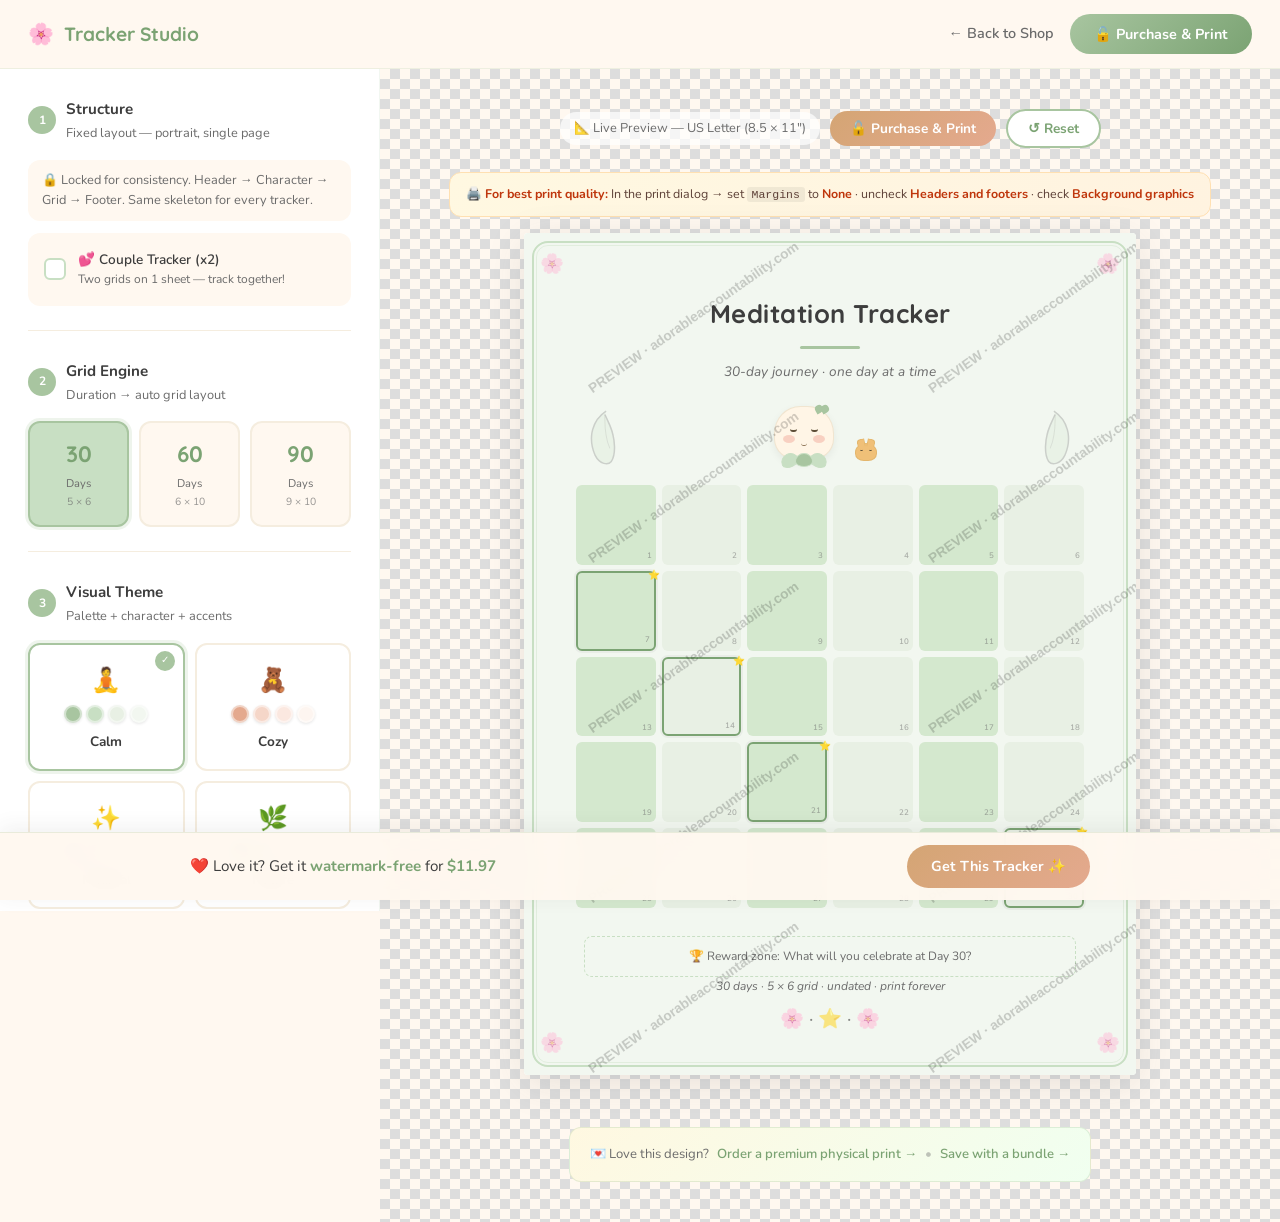
<file: studio.html>
<!DOCTYPE html>
<html lang="en">

<head>
    <meta charset="UTF-8">
    <meta name="viewport" content="width=device-width, initial-scale=1.0">
    <title>Free Tracker Studio — Design Your Habit Tracker | Adorable Accountability</title>
    <meta name="description"
        content="Design your perfect habit tracker for free. Choose theme, duration, and personalize it live. Try before you buy — no purchase needed. Buy once, print forever.">
    <!-- Open Graph -->
    <meta property="og:title" content="Free Tracker Studio — Adorable Accountability">
    <meta property="og:description" content="Design your perfect habit tracker in real time. Try free — no purchase needed.">
    <meta property="og:image" content="https://adorableaccountability.com/og-image.png">
    <meta property="og:url" content="https://adorableaccountability.com/studio.html">
    <meta property="og:type" content="website">
    <meta name="twitter:card" content="summary_large_image">
    <meta name="twitter:title" content="Free Tracker Studio — Adorable Accountability">
    <meta name="twitter:description" content="Design your habit tracker for free. Try before you buy.">
    <link rel="stylesheet" href="studio.css">
    <link rel="icon"
        href="data:image/svg+xml,<svg xmlns='http://www.w3.org/2000/svg' viewBox='0 0 100 100'><text y='.9em' font-size='90'>🎨</text></svg>">
</head>

<body>

    <!-- ========== STUDIO NAV ========== -->
    <nav class="studio-nav">
        <a href="index.html" class="studio-nav-logo">
            <span>🌸</span> Tracker Studio
        </a>
        <div class="studio-nav-links">
            <a href="index.html">← Back to Shop</a>
            <button class="btn btn-primary" id="btn-print">🔓 Purchase & Print</button>
        </div>
    </nav>

    <!-- ========== MAIN STUDIO LAYOUT ========== -->
    <div class="studio-container">

        <!-- ===== CONTROLS PANEL ===== -->
        <aside class="controls-panel">

            <!-- Layer 1: Structure (locked) -->
            <div class="layer-section">
                <div class="layer-header">
                    <div class="layer-number">1</div>
                    <div>
                        <div class="layer-title">Structure</div>
                        <div class="layer-subtitle">Fixed layout — portrait, single page</div>
                    </div>
                </div>
                <div
                    style="padding:10px 14px; background:var(--cream); border-radius:var(--radius-sm); font-size:0.8rem; color:var(--charcoal-light)">
                    🔒 Locked for consistency. Header → Character → Grid → Footer. Same skeleton for every tracker.
                </div>
                <!-- Couple Tracker Toggle -->
                <div class="couple-toggle" id="couple-toggle">
                    <div class="addon-check">✓</div>
                    <div class="couple-info">
                        <div class="addon-name">💕 Couple Tracker (x2)</div>
                        <div class="addon-desc">Two grids on 1 sheet — track together!</div>
                    </div>
                </div>
                <!-- Couple names (shown when couple mode active) -->
                <div id="couple-names" style="display:none; margin-top:12px">
                    <div class="text-field" style="margin-bottom:8px">
                        <label for="input-name-a" style="font-size:0.8rem">Person A Name</label>
                        <input type="text" id="input-name-a" placeholder="e.g. Sarah" maxlength="15">
                    </div>
                    <div class="text-field" style="margin-bottom:0">
                        <label for="input-name-b" style="font-size:0.8rem">Person B Name</label>
                        <input type="text" id="input-name-b" placeholder="e.g. Ahmad" maxlength="15">
                    </div>
                </div>
            </div>

            <!-- Layer 2: Grid Engine -->
            <div class="layer-section">
                <div class="layer-header">
                    <div class="layer-number">2</div>
                    <div>
                        <div class="layer-title">Grid Engine</div>
                        <div class="layer-subtitle">Duration → auto grid layout</div>
                    </div>
                </div>
                <div class="duration-options">
                    <div class="duration-btn active" data-duration="30">
                        <span class="dur-days">30</span>
                        <span class="dur-label">Days</span>
                        <span class="dur-grid">5 × 6</span>
                    </div>
                    <div class="duration-btn" data-duration="60">
                        <span class="dur-days">60</span>
                        <span class="dur-label">Days</span>
                        <span class="dur-grid">6 × 10</span>
                    </div>
                    <div class="duration-btn" data-duration="90">
                        <span class="dur-days">90</span>
                        <span class="dur-label">Days</span>
                        <span class="dur-grid">9 × 10</span>
                    </div>
                </div>
            </div>

            <!-- Layer 3: Visual Theme -->
            <div class="layer-section">
                <div class="layer-header">
                    <div class="layer-number">3</div>
                    <div>
                        <div class="layer-title">Visual Theme</div>
                        <div class="layer-subtitle">Palette + character + accents</div>
                    </div>
                </div>
                <div class="theme-grid">
                    <div class="theme-card active" data-theme="calm">
                        <div class="theme-card-emoji">🧘</div>
                        <div class="theme-swatches">
                            <div class="theme-swatch" style="background:#A8C5A0"></div>
                            <div class="theme-swatch" style="background:#C8DFC3"></div>
                            <div class="theme-swatch" style="background:#E8F0E4"></div>
                            <div class="theme-swatch" style="background:#F2F7F0"></div>
                        </div>
                        <div class="theme-card-name">Calm</div>
                    </div>
                    <div class="theme-card" data-theme="cozy">
                        <div class="theme-card-emoji">🧸</div>
                        <div class="theme-swatches">
                            <div class="theme-swatch" style="background:#E4A98E"></div>
                            <div class="theme-swatch" style="background:#F5D6C8"></div>
                            <div class="theme-swatch" style="background:#FBE8E0"></div>
                            <div class="theme-swatch" style="background:#FDF5F0"></div>
                        </div>
                        <div class="theme-card-name">Cozy</div>
                    </div>
                    <div class="theme-card" data-theme="minimal">
                        <div class="theme-card-emoji">✨</div>
                        <div class="theme-swatches">
                            <div class="theme-swatch" style="background:#B0A0C8"></div>
                            <div class="theme-swatch" style="background:#DDD5E8"></div>
                            <div class="theme-swatch" style="background:#EDE8F3"></div>
                            <div class="theme-swatch" style="background:#F8F6FA"></div>
                        </div>
                        <div class="theme-card-name">Minimal</div>
                    </div>
                    <div class="theme-card" data-theme="nature">
                        <div class="theme-card-emoji">🌿</div>
                        <div class="theme-swatches">
                            <div class="theme-swatch" style="background:#80B8A0"></div>
                            <div class="theme-swatch" style="background:#B8E0D2"></div>
                            <div class="theme-swatch" style="background:#DCF0E8"></div>
                            <div class="theme-swatch" style="background:#F0F7F4"></div>
                        </div>
                        <div class="theme-card-name">Nature</div>
                    </div>
                </div>
            </div>

            <!-- Layer 4: Text & Labels -->
            <div class="layer-section">
                <div class="layer-header">
                    <div class="layer-number">4</div>
                    <div>
                        <div class="layer-title">Text & Labels</div>
                        <div class="layer-subtitle">Personalize — menu-based only</div>
                    </div>
                </div>
                <div class="text-field">
                    <label for="input-name">Your Name (optional)</label>
                    <input type="text" id="input-name" placeholder="e.g. Sarah" maxlength="20">
                    <div class="char-count"><span id="name-count">0</span>/20</div>
                </div>
                <div class="text-field">
                    <label for="input-habit">Habit Label</label>
                    <select id="input-habit">
                        <option value="Meditation">🧘 Meditation</option>
                        <option value="Sleep Routine">🌙 Sleep Routine</option>
                        <option value="Hydration">💧 Hydration</option>
                        <option value="Gentle Movement">🏃‍♀️ Gentle Movement</option>
                        <option value="Reading">📖 Reading</option>
                        <option value="Journaling">📝 Journaling</option>
                        <option value="Gratitude">🙏 Gratitude</option>
                        <option value="Calm Routine">🌸 Calm Routine</option>
                        <option value="Morning Routine">🌅 Morning Routine</option>
                        <option value="Self Care">💛 Self Care</option>
                    </select>
                </div>
                <div class="text-field">
                    <label for="input-title">Tracker Title (auto-generated or custom)</label>
                    <input type="text" id="input-title" placeholder="e.g. My Calm Practice" maxlength="40">
                    <div class="char-count"><span id="title-count">0</span>/40</div>
                </div>
                <div class="text-field">
                    <label for="input-subtitle">Subtitle (optional)</label>
                    <input type="text" id="input-subtitle" placeholder="e.g. one day at a time" maxlength="50">
                    <div class="char-count"><span id="subtitle-count">0</span>/50</div>
                </div>
            </div>

            <!-- Layer 5: Add-ons -->
            <div class="layer-section">
                <div class="layer-header">
                    <div class="layer-number">5</div>
                    <div>
                        <div class="layer-title">Add-Ons</div>
                        <div class="layer-subtitle">System-compatible extras</div>
                    </div>
                </div>
                <div class="addon-list">
                    <div class="addon-toggle" data-addon="stickers">
                        <div class="addon-check">✓</div>
                        <div class="addon-info">
                            <div class="addon-name">⭐ Sticker Sheet</div>
                            <div class="addon-desc">Theme-matched stickers for every day</div>
                        </div>
                        <div class="addon-price">+$5</div>
                    </div>
                    <div class="addon-toggle" data-addon="rewards">
                        <div class="addon-check">✓</div>
                        <div class="addon-info">
                            <div class="addon-name">🏆 Reward Card</div>
                            <div class="addon-desc">Milestone celebrations built in</div>
                        </div>
                        <div class="addon-price">+$3</div>
                    </div>
                </div>
            </div>

            <!-- Options -->
            <div class="layer-section" style="border-bottom:none">
                <div class="ink-toggle">
                    <div class="toggle-switch" id="ink-toggle"></div>
                    <label for="ink-toggle">Ink-Friendly Mode</label>
                </div>
            </div>

        </aside>

        <!-- ===== PREVIEW AREA ===== -->
        <main class="preview-area">
            <div class="preview-toolbar">
                <span class="preview-label">📐 Live Preview — US Letter (8.5 × 11")</span>
                <button class="btn btn-accent" id="btn-print-2">🔓 Purchase & Print</button>
                <button class="btn btn-outline" id="btn-reset">↺ Reset</button>
            </div>

            <!-- Print settings guide (hidden during actual print) -->
            <div class="print-settings-hint">
                <strong>🖨️ For best print quality:</strong> In the print dialog → set <code>Margins</code> to
                <strong>None</strong> · uncheck <strong>Headers and footers</strong> · check <strong>Background
                    graphics</strong>
            </div>
            <div class="tracker-page" id="tracker-page" data-theme="calm">
                <div class="tracker-inner">

                    <!-- Decorative borders -->
                    <div class="tracker-border"></div>
                    <div class="tracker-border-inner"></div>

                    <!-- Corner decorations -->
                    <div class="tracker-corner corner-tl">🌸</div>
                    <div class="tracker-corner corner-tr">🌸</div>
                    <div class="tracker-corner corner-bl">🌸</div>
                    <div class="tracker-corner corner-br">🌸</div>

                    <!-- Header -->
                    <div class="tracker-header">
                        <div class="tracker-title" id="tracker-title">Meditation Tracker</div>
                        <div class="tracker-divider"></div>
                        <div class="tracker-subtitle" id="tracker-subtitle">30-day journey · one day at a time</div>
                    </div>

                    <!-- Characters (CSS mochi) -->
                    <div class="tracker-characters" id="tracker-characters">
                        <!-- Leaf decorations -->
                        <div class="tracker-leaf leaf-left">
                            <svg viewBox="0 0 40 60" fill="none">
                                <path d="M30 5C15 10 5 25 8 45C10 55 18 58 22 55C28 50 32 35 30 20L28 8"
                                    stroke="currentColor" stroke-width="1.5" fill="var(--t-secondary)" opacity="0.6" />
                                <path d="M28 8C25 18 22 30 24 42" stroke="currentColor" stroke-width="1"
                                    opacity="0.3" />
                            </svg>
                        </div>
                        <!-- Mochi A (with bow — female) -->
                        <div class="mochi" id="mochi-a">
                            <div class="mochi-body">
                                <div class="mochi-bow"></div>
                                <div class="mochi-eyes">
                                    <div class="mochi-eye"></div>
                                    <div class="mochi-eye"></div>
                                </div>
                                <div class="mochi-smile"></div>
                            </div>
                            <div class="mochi-lotus">
                                <div class="mochi-petal"></div>
                                <div class="mochi-petal"></div>
                                <div class="mochi-petal"></div>
                            </div>
                        </div>
                        <!-- Cat companion -->
                        <div class="mochi-cat">
                            <div class="mochi-cat-body">
                                <div class="mochi-cat-face">
                                    <div class="mochi-cat-eye"></div>
                                    <div class="mochi-cat-eye"></div>
                                </div>
                            </div>
                        </div>
                        <!-- Mochi B (no bow — male, hidden in single mode) -->
                        <div class="mochi" id="mochi-b" style="display:none">
                            <div class="mochi-body">
                                <div class="mochi-eyes">
                                    <div class="mochi-eye"></div>
                                    <div class="mochi-eye"></div>
                                </div>
                                <div class="mochi-smile"></div>
                            </div>
                            <div class="mochi-lotus">
                                <div class="mochi-petal"></div>
                                <div class="mochi-petal"></div>
                                <div class="mochi-petal"></div>
                            </div>
                        </div>
                        <!-- Leaf right -->
                        <div class="tracker-leaf leaf-right">
                            <svg viewBox="0 0 40 60" fill="none">
                                <path d="M30 5C15 10 5 25 8 45C10 55 18 58 22 55C28 50 32 35 30 20L28 8"
                                    stroke="currentColor" stroke-width="1.5" fill="var(--t-secondary)" opacity="0.6" />
                                <path d="M28 8C25 18 22 30 24 42" stroke="currentColor" stroke-width="1"
                                    opacity="0.3" />
                            </svg>
                        </div>
                    </div>

                    <!-- Couple labels -->
                    <div class="couple-labels">
                        <span class="couple-label" id="label-a"></span>
                        <span class="couple-label" id="label-b"></span>
                    </div>

                    <!-- THE GRID (dual-wrapper for couple mode) -->
                    <div class="tracker-grids-wrapper">
                        <div class="tracker-grid tracker-grid-a" id="tracker-grid" data-cols="6">
                            <!-- Cells rendered by JS -->
                        </div>
                        <div class="grid-divider"></div>
                        <div class="tracker-grid tracker-grid-b" id="tracker-grid-b" data-cols="6">
                            <!-- Cells rendered by JS (couple mode) -->
                        </div>
                    </div>

                    <!-- Footer -->
                    <div class="tracker-footer">
                        <div class="tracker-reward-zone" id="tracker-reward-zone">
                            🏆 Reward zone: What will you celebrate at Day 30?
                        </div>
                        <div class="tracker-footer-text" id="tracker-footer-text">
                            30 days · 5 × 6 grid · undated · print forever
                        </div>
                        <div class="tracker-footer-deco">🌸 · ⭐ · 🌸</div>
                    </div>

                </div>
            </div>

            <!-- ADD-ON PREVIEWS -->
            <div class="addon-previews">
                <!-- Sticker Sheet -->
                <div class="addon-preview-card" id="addon-stickers">
                    <div class="addon-preview-header">⭐ Matching Sticker Sheet</div>
                    <div class="sticker-grid" id="sticker-grid">
                        <!-- Rendered by JS -->
                    </div>
                </div>
                <!-- Reward Card -->
                <div class="addon-preview-card" id="addon-rewards">
                    <div class="addon-preview-header">🏆 Milestone Reward Card</div>
                    <div class="reward-card-inner">
                        <h3 style="font-family:var(--font-heading); margin-bottom:4px">My Streak Rewards</h3>
                        <p style="font-size:0.85rem; color:var(--t-text-light)">Hit a milestone? Treat yourself!</p>
                        <div class="reward-milestones" id="reward-milestones">
                            <!-- Rendered by JS -->
                        </div>
                    </div>
                </div>
            </div>

            <!-- Cross-promotion: Studio → Shop -->
            <div class="studio-upsell">
                <span>💌 Love this design?</span>
                <a href="index.html#products">Order a premium physical print →</a>
                <span class="studio-upsell-sep">•</span>
                <a href="index.html#bundles">Save with a bundle →</a>
            </div>
        </main>

    </div>

    <!-- Right-click protection tooltip -->
    <div class="right-click-tooltip" id="right-click-tooltip">🔒 This design is protected</div>

    <!-- Purchase Gate Modal -->
    <div class="purchase-overlay" id="purchase-overlay">
        <div class="purchase-backdrop" id="purchase-backdrop"></div>
        <div class="purchase-modal">
            <button class="purchase-modal-close" id="purchase-close">&times;</button>
            <div class="purchase-icon">🔓</div>
            <h2>Unlock Your Tracker</h2>
            <p class="purchase-subtitle">You've designed something beautiful! Purchase to download the
                high-resolution, watermark-free PDF.</p>

            <div class="purchase-tiers">
                <a href="https://adorableaccountability.lemonsqueezy.com/checkout/single" target="_blank"
                    class="purchase-tier" data-tier="single">
                    <div class="tier-icon">📄</div>
                    <div class="tier-info">
                        <div class="tier-name">This Tracker</div>
                        <div class="tier-desc">High-res PDF · watermark-free · print forever</div>
                    </div>
                    <div class="tier-price">$11.97</div>
                </a>

                <a href="https://adorableaccountability.lemonsqueezy.com/checkout/starter" target="_blank"
                    class="purchase-tier featured" data-tier="starter">
                    <div class="tier-icon">📦</div>
                    <div class="tier-info">
                        <div class="tier-name">The 30-Day Calm Kit</div>
                        <div class="tier-desc">3 trackers + sticker sheets + reward cards</div>
                    </div>
                    <div class="tier-price">
                        $19.97
                        <span class="tier-original">$30.97</span>
                    </div>
                </a>

                <a href="https://adorableaccountability.lemonsqueezy.com/checkout/collection" target="_blank"
                    class="purchase-tier" data-tier="collection">
                    <div class="tier-icon">🎁</div>
                    <div class="tier-info">
                        <div class="tier-name">Complete Collection</div>
                        <div class="tier-desc">All themes · all durations · lifetime updates</div>
                    </div>
                    <div class="tier-price">
                        $44.97
                        <span class="tier-original">$89.91</span>
                    </div>
                </a>
            </div>

            <!-- Cross-sell: Sticker Add-on -->
            <label class="purchase-crosssell"
                style="display:flex; align-items:center; gap:10px; padding:12px 16px; margin-top:12px; background:var(--peach-light, #FBE8E0); border-radius:12px; cursor:pointer; font-size:0.9rem; font-weight:600; color:#E4A98E; transition:0.3s">
                <input type="checkbox" style="width:18px; height:18px; accent-color:#A8C5A0">
                🌟 Add matching sticker sheet +$7
            </label>

            <div class="purchase-trust">
                <span>🔐 Secure checkout</span>
                <span>⚡ Instant delivery</span>
                <span>♻️ Print unlimited</span>
            </div>
        </div>
    </div>

    <!-- Floating Buy Bar -->
    <div class="studio-floating-bar" id="floating-buy-bar">
        <div class="floating-bar-inner">
            <div class="floating-bar-text">
                ❤️ Love it? Get it <strong>watermark-free</strong> for <strong>$11.97</strong>
            </div>
            <a href="https://adorableaccountability.lemonsqueezy.com/checkout/single" class="btn btn-accent btn-small"
                id="floating-buy-btn">Get This Tracker ✨</a>
        </div>
    </div>

    <script src="studio.js"></script>
    <script>
        // Extra bindings for character count
        document.getElementById('input-name')?.addEventListener('input', e => {
            document.getElementById('name-count').textContent = e.target.value.length;
        });
        document.getElementById('input-title')?.addEventListener('input', e => {
            document.getElementById('title-count').textContent = e.target.value.length;
        });
        document.getElementById('input-subtitle')?.addEventListener('input', e => {
            document.getElementById('subtitle-count').textContent = e.target.value.length;
        });
        document.getElementById('btn-reset')?.addEventListener('click', () => location.reload());

        // ========== DESIGN PROTECTION ==========

        // --- Purchase Gate: intercept ALL print triggers ---
        const purchaseOverlay = document.getElementById('purchase-overlay');
        const purchaseBackdrop = document.getElementById('purchase-backdrop');
        const purchaseClose = document.getElementById('purchase-close');

        function showPurchaseModal() {
            purchaseOverlay.classList.add('active');
            document.body.style.overflow = 'hidden';
        }

        function hidePurchaseModal() {
            purchaseOverlay.classList.remove('active');
            document.body.style.overflow = '';
        }

        // Gate the Print button
        document.getElementById('btn-print')?.addEventListener('click', (e) => {
            e.stopImmediatePropagation();
            showPurchaseModal();
        }, true);  // capture phase to override studio.js handler

        // Gate the secondary print button
        document.getElementById('btn-print-2')?.addEventListener('click', (e) => {
            e.stopImmediatePropagation();
            showPurchaseModal();
        }, true);

        // Block Ctrl+P / Cmd+P keyboard shortcut
        document.addEventListener('keydown', (e) => {
            if ((e.ctrlKey || e.metaKey) && e.key === 'p') {
                e.preventDefault();
                e.stopImmediatePropagation();
                showPurchaseModal();
            }
        }, true);

        // Close modal
        purchaseClose?.addEventListener('click', hidePurchaseModal);
        purchaseBackdrop?.addEventListener('click', hidePurchaseModal);
        document.addEventListener('keydown', (e) => {
            if (e.key === 'Escape') hidePurchaseModal();
        });

        // --- Right-click protection ---
        const tooltip = document.getElementById('right-click-tooltip');
        const trackerPage = document.getElementById('tracker-page');
        let tooltipTimer;

        trackerPage?.addEventListener('contextmenu', (e) => {
            e.preventDefault();
            tooltip.style.left = e.clientX + 12 + 'px';
            tooltip.style.top = e.clientY - 10 + 'px';
            tooltip.classList.add('visible');
            clearTimeout(tooltipTimer);
            tooltipTimer = setTimeout(() => tooltip.classList.remove('visible'), 2000);
        });

        // --- Block browser print via beforeprint event ---
        window.addEventListener('beforeprint', (e) => {
            // Inject blocker into the page so print output is blank
            const blocker = document.createElement('div');
            blocker.id = 'print-blocker';
            blocker.style.cssText = `
                position: fixed; inset: 0; z-index: 99999;
                background: white; display: flex;
                align-items: center; justify-content: center;
                font-family: sans-serif; font-size: 18px; color: #666;
            `;
            blocker.innerHTML = '🔒 Purchase required to print — adorableaccountability.com';
            document.body.appendChild(blocker);
        });

        window.addEventListener('afterprint', () => {
            document.getElementById('print-blocker')?.remove();
        });
    </script>
</body>

</html>
</file>
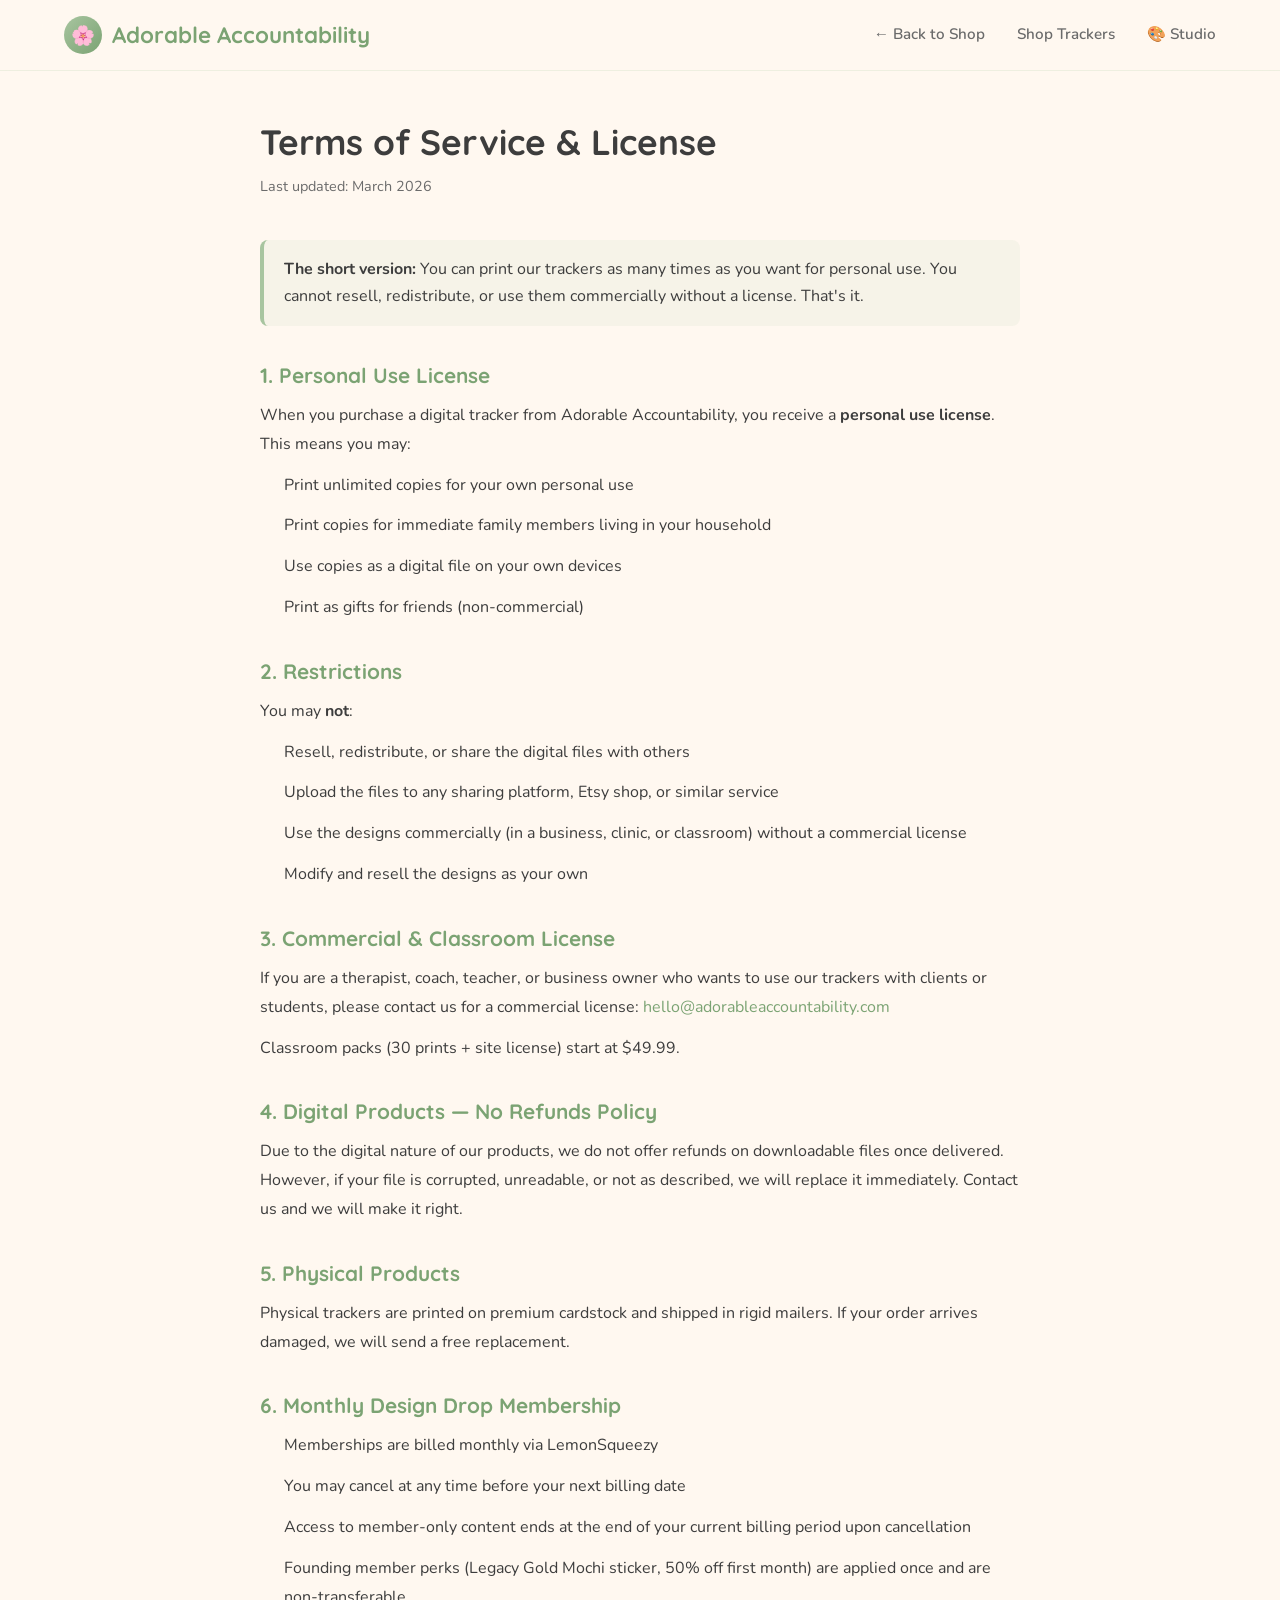
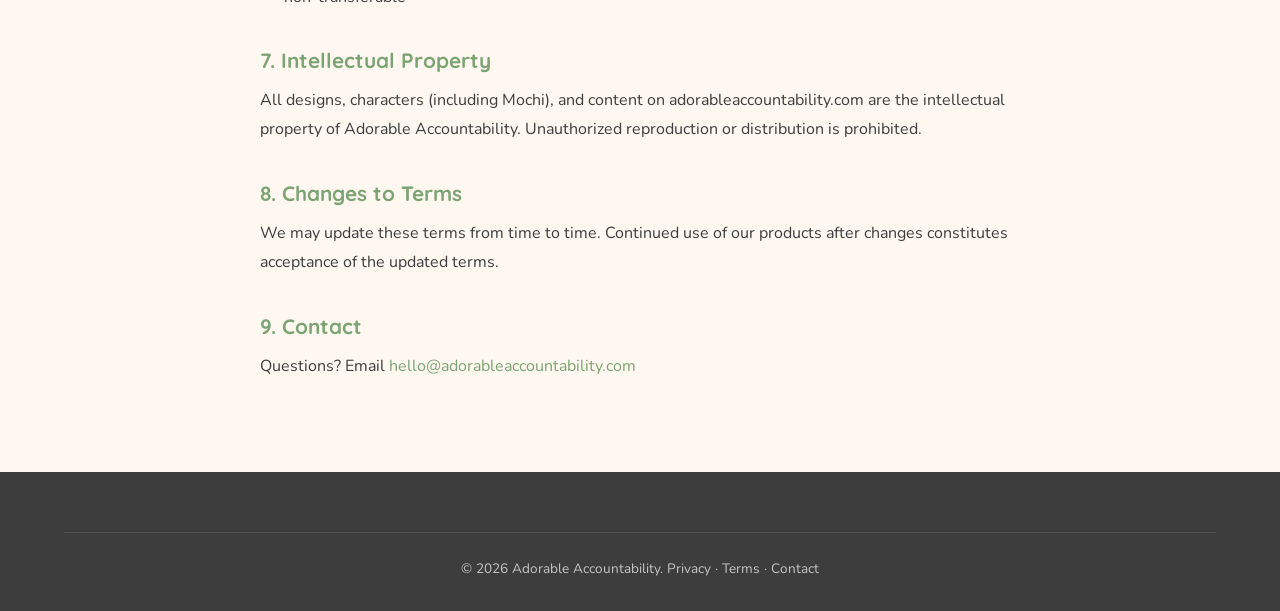
<file: terms.html>
<!DOCTYPE html>
<html lang="en">
<head>
  <meta charset="UTF-8">
  <meta name="viewport" content="width=device-width, initial-scale=1.0">
  <title>Terms of Service — Adorable Accountability</title>
  <meta name="description" content="Terms of service and license for Adorable Accountability printable trackers.">
  <link rel="stylesheet" href="styles.css">
  <link rel="icon" href="data:image/svg+xml,<svg xmlns='http://www.w3.org/2000/svg' viewBox='0 0 100 100'><text y='.9em' font-size='90'>🌸</text></svg>">
  <style>
    .legal-page { padding: 120px 0 80px; }
    .legal-content { max-width: 760px; margin: 0 auto; }
    .legal-content h1 { font-size: 2.2rem; margin-bottom: 8px; }
    .legal-content .legal-date { color: var(--charcoal-light); font-size: 0.9rem; margin-bottom: 40px; }
    .legal-content h2 { font-size: 1.3rem; margin: 36px 0 12px; color: var(--sage-dark); }
    .legal-content p, .legal-content li { font-size: 1rem; line-height: 1.8; color: var(--charcoal); margin-bottom: 12px; }
    .legal-content ul { padding-left: 24px; }
    .legal-content a { color: var(--sage-dark); }
    .highlight-box { background: rgba(168,197,160,0.1); border-left: 4px solid var(--sage); padding: 16px 20px; border-radius: 8px; margin: 20px 0; }
  </style>
</head>
<body>
  <nav class="navbar" id="navbar">
    <div class="nav-inner">
      <a href="index.html" class="nav-logo"><div class="nav-logo-icon">🌸</div>Adorable Accountability</a>
      <div class="nav-links">
        <a href="index.html">← Back to Shop</a>
        <a href="index.html#products">Shop Trackers</a>
        <a href="studio.html">🎨 Studio</a>
      </div>
      <button class="hamburger" aria-label="Menu"><span></span><span></span><span></span></button>
    </div>
    <div class="mobile-menu">
      <a href="index.html">← Back to Shop</a>
      <a href="index.html#products">Shop Trackers</a>
      <a href="studio.html">🎨 Studio</a>
    </div>
  </nav>

  <section class="legal-page">
    <div class="container">
      <div class="legal-content">
        <h1>Terms of Service &amp; License</h1>
        <p class="legal-date">Last updated: March 2026</p>

        <div class="highlight-box">
          <strong>The short version:</strong> You can print our trackers as many times as you want for personal use. You cannot resell, redistribute, or use them commercially without a license. That's it.
        </div>

        <h2>1. Personal Use License</h2>
        <p>When you purchase a digital tracker from Adorable Accountability, you receive a <strong>personal use license</strong>. This means you may:</p>
        <ul>
          <li>Print unlimited copies for your own personal use</li>
          <li>Print copies for immediate family members living in your household</li>
          <li>Use copies as a digital file on your own devices</li>
          <li>Print as gifts for friends (non-commercial)</li>
        </ul>

        <h2>2. Restrictions</h2>
        <p>You may <strong>not</strong>:</p>
        <ul>
          <li>Resell, redistribute, or share the digital files with others</li>
          <li>Upload the files to any sharing platform, Etsy shop, or similar service</li>
          <li>Use the designs commercially (in a business, clinic, or classroom) without a commercial license</li>
          <li>Modify and resell the designs as your own</li>
        </ul>

        <h2>3. Commercial &amp; Classroom License</h2>
        <p>If you are a therapist, coach, teacher, or business owner who wants to use our trackers with clients or students, please contact us for a commercial license: <a href="mailto:hello@adorableaccountability.com">hello@adorableaccountability.com</a></p>
        <p>Classroom packs (30 prints + site license) start at $49.99.</p>

        <h2>4. Digital Products — No Refunds Policy</h2>
        <p>Due to the digital nature of our products, we do not offer refunds on downloadable files once delivered. However, if your file is corrupted, unreadable, or not as described, we will replace it immediately. Contact us and we will make it right.</p>

        <h2>5. Physical Products</h2>
        <p>Physical trackers are printed on premium cardstock and shipped in rigid mailers. If your order arrives damaged, we will send a free replacement.</p>

        <h2>6. Monthly Design Drop Membership</h2>
        <ul>
          <li>Memberships are billed monthly via LemonSqueezy</li>
          <li>You may cancel at any time before your next billing date</li>
          <li>Access to member-only content ends at the end of your current billing period upon cancellation</li>
          <li>Founding member perks (Legacy Gold Mochi sticker, 50% off first month) are applied once and are non-transferable</li>
        </ul>

        <h2>7. Intellectual Property</h2>
        <p>All designs, characters (including Mochi), and content on adorableaccountability.com are the intellectual property of Adorable Accountability. Unauthorized reproduction or distribution is prohibited.</p>

        <h2>8. Changes to Terms</h2>
        <p>We may update these terms from time to time. Continued use of our products after changes constitutes acceptance of the updated terms.</p>

        <h2>9. Contact</h2>
        <p>Questions? Email <a href="mailto:hello@adorableaccountability.com">hello@adorableaccountability.com</a></p>
      </div>
    </div>
  </section>

  <footer class="footer">
    <div class="container">
      <div class="footer-bottom">
        <p>© 2026 Adorable Accountability. <a href="privacy.html">Privacy</a> · <a href="terms.html">Terms</a> · <a href="contact.html">Contact</a></p>
      </div>
    </div>
  </footer>
  <script src="script.js"></script>
</body>
</html>
</file>
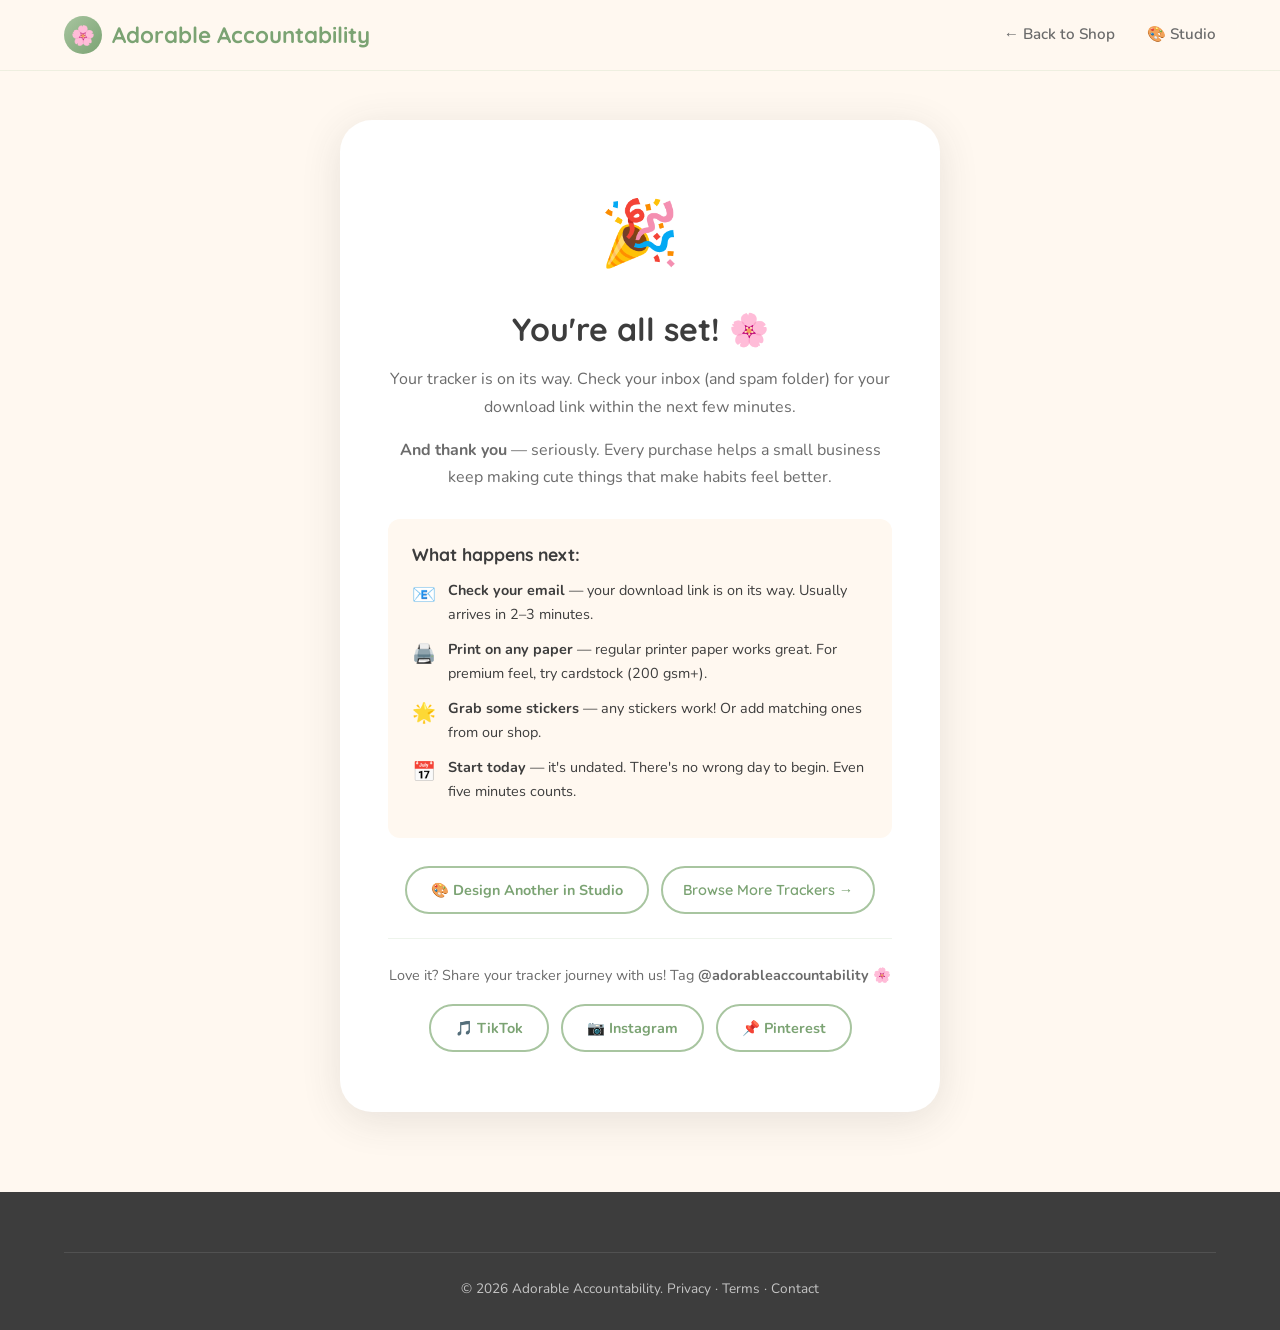
<file: thank-you.html>
<!DOCTYPE html>
<html lang="en">
<head>
  <meta charset="UTF-8">
  <meta name="viewport" content="width=device-width, initial-scale=1.0">
  <title>Thank You! — Adorable Accountability</title>
  <meta name="description" content="Thank you for your purchase! Your tracker is on its way.">
  <link rel="stylesheet" href="styles.css">
  <link rel="icon" href="data:image/svg+xml,<svg xmlns='http://www.w3.org/2000/svg' viewBox='0 0 100 100'><text y='.9em' font-size='90'>🌸</text></svg>">
  <style>
    .thank-you-page { padding: 120px 0 80px; text-align: center; min-height: 80vh; display: flex; align-items: center; }
    .thank-you-card { max-width: 600px; margin: 0 auto; background: var(--white); border-radius: var(--radius-lg); padding: 60px 48px; box-shadow: var(--shadow-lg); }
    .thank-you-emoji { font-size: 4rem; margin-bottom: 20px; display: block; animation: bounce-in 0.6s cubic-bezier(0.34,1.56,0.64,1); }
    @keyframes bounce-in { from { transform: scale(0); opacity: 0; } to { transform: scale(1); opacity: 1; } }
    .thank-you-card h1 { font-size: 2rem; margin-bottom: 16px; }
    .thank-you-card p { color: var(--charcoal-light); line-height: 1.7; margin-bottom: 16px; }
    .next-steps { background: var(--cream); border-radius: 12px; padding: 24px; margin: 28px 0; text-align: left; }
    .next-steps h3 { margin-bottom: 12px; font-size: 1.1rem; }
    .next-step { display: flex; align-items: flex-start; gap: 12px; margin-bottom: 10px; font-size: 0.9rem; }
    .next-step .step-icon { font-size: 1.2rem; flex-shrink: 0; margin-top: 1px; }
    .share-section { margin-top: 24px; padding-top: 24px; border-top: 1px solid rgba(168,197,160,0.2); }
    .share-section p { font-size: 0.9rem; }
    .share-buttons { display: flex; gap: 12px; justify-content: center; margin-top: 12px; flex-wrap: wrap; }
    .confetti { position: fixed; top: 0; left: 0; width: 100%; height: 100%; pointer-events: none; overflow: hidden; z-index: 0; }
  </style>
</head>
<body>
  <nav class="navbar" id="navbar">
    <div class="nav-inner">
      <a href="index.html" class="nav-logo"><div class="nav-logo-icon">🌸</div>Adorable Accountability</a>
      <div class="nav-links">
        <a href="index.html">← Back to Shop</a>
        <a href="studio.html">🎨 Studio</a>
      </div>
      <button class="hamburger" aria-label="Menu"><span></span><span></span><span></span></button>
    </div>
    <div class="mobile-menu">
      <a href="index.html">← Back to Shop</a>
      <a href="studio.html">🎨 Studio</a>
    </div>
  </nav>

  <section class="thank-you-page">
    <div class="container">
      <div class="thank-you-card">
        <span class="thank-you-emoji">🎉</span>
        <h1>You're all set! 🌸</h1>
        <p>Your tracker is on its way. Check your inbox (and spam folder) for your download link within the next few minutes.</p>
        <p><strong>And thank you</strong> — seriously. Every purchase helps a small business keep making cute things that make habits feel better.</p>

        <div class="next-steps">
          <h3>What happens next:</h3>
          <div class="next-step">
            <span class="step-icon">📧</span>
            <span><strong>Check your email</strong> — your download link is on its way. Usually arrives in 2–3 minutes.</span>
          </div>
          <div class="next-step">
            <span class="step-icon">🖨️</span>
            <span><strong>Print on any paper</strong> — regular printer paper works great. For premium feel, try cardstock (200 gsm+).</span>
          </div>
          <div class="next-step">
            <span class="step-icon">🌟</span>
            <span><strong>Grab some stickers</strong> — any stickers work! Or add matching ones from our shop.</span>
          </div>
          <div class="next-step">
            <span class="step-icon">📅</span>
            <span><strong>Start today</strong> — it's undated. There's no wrong day to begin. Even five minutes counts.</span>
          </div>
        </div>

        <div style="display: flex; gap: 12px; justify-content: center; flex-wrap: wrap; margin-bottom: 20px;">
          <a href="studio.html" class="btn btn-secondary btn-small">🎨 Design Another in Studio</a>
          <a href="index.html#products" class="btn btn-outline btn-small">Browse More Trackers →</a>
        </div>

        <div class="share-section">
          <p>Love it? Share your tracker journey with us! Tag <strong>@adorableaccountability</strong> 🌸</p>
          <div class="share-buttons">
            <a href="https://tiktok.com/@adorableaccountability" class="btn btn-small btn-secondary" target="_blank" rel="noopener">🎵 TikTok</a>
            <a href="https://instagram.com/adorableaccountability" class="btn btn-small btn-secondary" target="_blank" rel="noopener">📷 Instagram</a>
            <a href="https://pinterest.com/adorableaccountability" class="btn btn-small btn-secondary" target="_blank" rel="noopener">📌 Pinterest</a>
          </div>
        </div>
      </div>
    </div>
  </section>

  <footer class="footer">
    <div class="container">
      <div class="footer-bottom">
        <p>© 2026 Adorable Accountability. <a href="privacy.html">Privacy</a> · <a href="terms.html">Terms</a> · <a href="contact.html">Contact</a></p>
      </div>
    </div>
  </footer>
  <script src="script.js"></script>
  <script>
    // Confetti effect on thank-you page
    document.addEventListener('DOMContentLoaded', () => {
      const colors = ['#A8C5A0', '#F5D6C8', '#C8B8DB', '#B8E0D2', '#F5E4A0'];
      for (let i = 0; i < 60; i++) {
        setTimeout(() => {
          const confetti = document.createElement('div');
          confetti.style.cssText = `
            position: fixed;
            top: -20px;
            left: ${Math.random() * 100}vw;
            width: ${Math.random() * 10 + 6}px;
            height: ${Math.random() * 10 + 6}px;
            background: ${colors[Math.floor(Math.random() * colors.length)]};
            border-radius: ${Math.random() > 0.5 ? '50%' : '2px'};
            animation: fall ${Math.random() * 2 + 2}s linear forwards;
            pointer-events: none;
            z-index: 9999;
          `;
          document.body.appendChild(confetti);
          setTimeout(() => confetti.remove(), 4000);
        }, i * 40);
      }
    });
  </script>
  <style>
    @keyframes fall {
      to { transform: translateY(110vh) rotate(720deg); opacity: 0; }
    }
  </style>
</body>
</html>
</file>
<file: styles.css>
/* ============================================
   ADORABLE ACCOUNTABILITY — Design System
   ============================================ */
@import url('https://fonts.googleapis.com/css2?family=Quicksand:wght@400;500;600;700&family=Nunito:wght@400;500;600;700&display=swap');

/* --- CSS Variables --- */
:root {
  --sage: #A8C5A0;
  --sage-light: #C8DFC3;
  --sage-dark: #7BA373;
  --peach: #F5D6C8;
  --peach-light: #FBE8E0;
  --peach-dark: #E4A98E;
  --cream: #FFF8F0;
  --cream-dark: #F5EDDF;
  --gold: #D4A574;
  --gold-light: #E8C9A8;
  --charcoal: #3D3D3D;
  --charcoal-light: #6B6B6B;
  --white: #FFFFFF;
  --lavender: #C8B8DB;
  --sky: #B8D4E3;
  --rose: #E8B4B8;
  --mint: #B8E0D2;

  --font-heading: 'Quicksand', sans-serif;
  --font-body: 'Nunito', sans-serif;

  --shadow-sm: 0 2px 8px rgba(61, 61, 61, 0.06);
  --shadow-md: 0 4px 20px rgba(61, 61, 61, 0.08);
  --shadow-lg: 0 8px 40px rgba(61, 61, 61, 0.12);
  --shadow-glow: 0 0 30px rgba(168, 197, 160, 0.3);

  --radius-sm: 12px;
  --radius-md: 20px;
  --radius-lg: 32px;
  --radius-full: 9999px;

  --transition: 0.3s cubic-bezier(0.4, 0, 0.2, 1);
  --bounce: 0.5s cubic-bezier(0.34, 1.56, 0.64, 1);
}

/* --- Reset & Base --- */
*,
*::before,
*::after {
  box-sizing: border-box;
  margin: 0;
  padding: 0;
}

html {
  scroll-behavior: smooth;
  font-size: 16px;
}

body {
  font-family: var(--font-body);
  color: var(--charcoal);
  background: var(--cream);
  line-height: 1.7;
  overflow-x: hidden;
  -webkit-font-smoothing: antialiased;
}

h1,
h2,
h3,
h4,
h5 {
  font-family: var(--font-heading);
  font-weight: 700;
  line-height: 1.3;
}

h1 {
  font-size: clamp(2.2rem, 5vw, 3.8rem);
}

h2 {
  font-size: clamp(1.6rem, 3.5vw, 2.6rem);
}

h3 {
  font-size: clamp(1.1rem, 2vw, 1.4rem);
}

a {
  text-decoration: none;
  color: inherit;
}

img {
  max-width: 100%;
  display: block;
}

ul {
  list-style: none;
}

button {
  cursor: pointer;
  font-family: var(--font-body);
  border: none;
}

.container {
  max-width: 1200px;
  margin: 0 auto;
  padding: 0 24px;
}

/* --- Buttons --- */
.btn {
  display: inline-flex;
  align-items: center;
  gap: 8px;
  padding: 14px 32px;
  border-radius: var(--radius-full);
  font-weight: 700;
  font-size: 1rem;
  transition: var(--transition);
  position: relative;
  overflow: hidden;
}

.btn::after {
  content: '';
  position: absolute;
  inset: 0;
  background: linear-gradient(135deg, rgba(255, 255, 255, 0.3), transparent);
  opacity: 0;
  transition: var(--transition);
}

.btn:hover::after {
  opacity: 1;
}

.btn:hover {
  transform: translateY(-2px);
  box-shadow: var(--shadow-lg);
}

.btn-primary {
  background: linear-gradient(135deg, var(--sage), var(--sage-dark));
  color: var(--white);
}

.btn-secondary {
  background: var(--white);
  color: var(--sage-dark);
  border: 2px solid var(--sage);
}

.btn-secondary:hover {
  background: var(--sage-light);
}

.btn-accent {
  background: linear-gradient(135deg, var(--gold), var(--peach-dark));
  color: var(--white);
}

.btn-small {
  padding: 10px 24px;
  font-size: 0.9rem;
}

/* --- Section Styles --- */
section {
  padding: 100px 0;
  position: relative;
}

.section-label {
  display: inline-block;
  padding: 6px 20px;
  background: var(--sage-light);
  color: var(--sage-dark);
  border-radius: var(--radius-full);
  font-size: 0.85rem;
  font-weight: 700;
  text-transform: uppercase;
  letter-spacing: 1.5px;
  margin-bottom: 16px;
}

.section-title {
  margin-bottom: 16px;
  color: var(--charcoal);
}

.section-subtitle {
  font-size: 1.1rem;
  color: var(--charcoal-light);
  max-width: 600px;
  margin: 0 auto 48px;
}

.section-header {
  text-align: center;
  margin-bottom: 60px;
}

/* --- Navigation --- */
.navbar {
  position: fixed;
  top: 0;
  left: 0;
  right: 0;
  z-index: 1000;
  background: rgba(255, 248, 240, 0.85);
  backdrop-filter: blur(20px);
  -webkit-backdrop-filter: blur(20px);
  border-bottom: 1px solid rgba(168, 197, 160, 0.2);
  transition: var(--transition);
}

.navbar.scrolled {
  box-shadow: var(--shadow-md);
}

.nav-inner {
  display: flex;
  align-items: center;
  justify-content: space-between;
  padding: 16px 24px;
  max-width: 1200px;
  margin: 0 auto;
}

.nav-logo {
  display: flex;
  align-items: center;
  gap: 10px;
  font-family: var(--font-heading);
  font-weight: 700;
  font-size: 1.4rem;
  color: var(--sage-dark);
}

.nav-logo-icon {
  width: 38px;
  height: 38px;
  background: linear-gradient(135deg, var(--sage), var(--sage-dark));
  border-radius: 50%;
  display: flex;
  align-items: center;
  justify-content: center;
  font-size: 1.2rem;
  color: white;
}

.nav-links {
  display: flex;
  gap: 32px;
  align-items: center;
}

.nav-links a {
  font-weight: 600;
  font-size: 0.95rem;
  color: var(--charcoal-light);
  transition: var(--transition);
  position: relative;
}

.nav-links a::after {
  content: '';
  position: absolute;
  bottom: -4px;
  left: 0;
  width: 0;
  height: 2px;
  background: var(--sage);
  transition: var(--transition);
  border-radius: 2px;
}

.nav-links a:hover {
  color: var(--sage-dark);
}

.nav-links a:hover::after {
  width: 100%;
}

.hamburger {
  display: none;
  flex-direction: column;
  gap: 5px;
  background: none;
  padding: 8px;
}

.hamburger span {
  width: 24px;
  height: 2px;
  background: var(--charcoal);
  transition: var(--transition);
  border-radius: 2px;
}

.hamburger.active span:nth-child(1) {
  transform: rotate(45deg) translate(5px, 5px);
}

.hamburger.active span:nth-child(2) {
  opacity: 0;
}

.hamburger.active span:nth-child(3) {
  transform: rotate(-45deg) translate(5px, -5px);
}

.mobile-menu {
  display: none;
  position: fixed;
  top: 70px;
  left: 0;
  right: 0;
  background: var(--cream);
  padding: 24px;
  flex-direction: column;
  gap: 20px;
  text-align: center;
  box-shadow: var(--shadow-lg);
  border-bottom-left-radius: var(--radius-md);
  border-bottom-right-radius: var(--radius-md);
}

.mobile-menu.active {
  display: flex;
}

.mobile-menu a {
  font-size: 1.1rem;
  font-weight: 600;
  padding: 8px;
  color: var(--charcoal);
}

/* --- Hero --- */
.hero {
  min-height: 100vh;
  display: flex;
  align-items: center;
  padding-top: 80px;
  position: relative;
  background: linear-gradient(170deg, var(--cream) 0%, var(--peach-light) 40%, var(--sage-light) 100%);
  overflow: hidden;
}

.hero-content {
  display: grid;
  grid-template-columns: 1fr 1fr;
  gap: 60px;
  align-items: center;
  position: relative;
  z-index: 2;
}

.hero-badge {
  display: inline-flex;
  align-items: center;
  gap: 8px;
  background: rgba(255, 255, 255, 0.7);
  backdrop-filter: blur(10px);
  padding: 8px 20px;
  border-radius: var(--radius-full);
  font-size: 0.85rem;
  font-weight: 600;
  color: var(--sage-dark);
  margin-bottom: 20px;
  border: 1px solid rgba(168, 197, 160, 0.3);
}

.hero h1 {
  margin-bottom: 20px;
}

.hero h1 span {
  background: linear-gradient(135deg, var(--sage-dark), var(--gold));
  -webkit-background-clip: text;
  -webkit-text-fill-color: transparent;
  background-clip: text;
}

.hero-text {
  font-size: 1.15rem;
  color: var(--charcoal-light);
  margin-bottom: 32px;
  max-width: 500px;
}

.hero-buttons {
  display: flex;
  gap: 16px;
  flex-wrap: wrap;
}

.hero-visual {
  position: relative;
  display: flex;
  justify-content: center;
}

.hero-image-wrapper {
  position: relative;
  border-radius: var(--radius-lg);
  overflow: hidden;
  box-shadow: var(--shadow-lg);
  transform: rotate(2deg);
  transition: var(--bounce);
  max-width: 420px;
}

.hero-image-wrapper:hover {
  transform: rotate(0deg) scale(1.02);
}

.hero-image-wrapper img {
  width: 100%;
  border-radius: var(--radius-lg);
}

.hero-float {
  position: absolute;
  border-radius: var(--radius-md);
  background: var(--white);
  padding: 12px 18px;
  box-shadow: var(--shadow-md);
  font-size: 0.85rem;
  font-weight: 600;
  display: flex;
  align-items: center;
  gap: 8px;
  animation: float 3s ease-in-out infinite;
}

.hero-float-1 {
  top: -10px;
  right: -30px;
  animation-delay: 0s;
}

.hero-float-2 {
  bottom: 40px;
  left: -40px;
  animation-delay: 1s;
}

.hero-float-3 {
  bottom: -15px;
  right: 20px;
  animation-delay: 2s;
}

/* Decorative blobs */
.blob {
  position: absolute;
  border-radius: 50%;
  filter: blur(60px);
  opacity: 0.4;
  animation: blob 8s ease-in-out infinite;
}

.blob-1 {
  width: 400px;
  height: 400px;
  background: var(--sage-light);
  top: -100px;
  right: -100px;
}

.blob-2 {
  width: 300px;
  height: 300px;
  background: var(--peach);
  bottom: -50px;
  left: -50px;
  animation-delay: 2s;
}

.blob-3 {
  width: 200px;
  height: 200px;
  background: var(--lavender);
  top: 50%;
  left: 30%;
  animation-delay: 4s;
}

/* --- Social Proof Bar --- */
.proof-bar {
  background: var(--white);
  padding: 32px 0;
  border-top: 1px solid rgba(168, 197, 160, 0.15);
  border-bottom: 1px solid rgba(168, 197, 160, 0.15);
}

.proof-stats {
  display: flex;
  justify-content: center;
  gap: 60px;
  flex-wrap: wrap;
  text-align: center;
}

.proof-stat {
  display: flex;
  flex-direction: column;
  align-items: center;
  gap: 4px;
}

.proof-number {
  font-family: var(--font-heading);
  font-size: 1.6rem;
  font-weight: 700;
  color: var(--sage-dark);
}

.proof-label {
  font-size: 0.85rem;
  color: var(--charcoal-light);
}

/* --- Why It Works --- */
.why-section {
  background: var(--white);
}

.why-grid {
  display: grid;
  grid-template-columns: repeat(4, 1fr);
  gap: 24px;
}

.why-card {
  background: var(--cream);
  border-radius: var(--radius-md);
  padding: 36px 28px;
  text-align: center;
  position: relative;
  transition: var(--transition);
  border: 1px solid transparent;
  overflow: hidden;
}

.why-card::before {
  content: '';
  position: absolute;
  top: 0;
  left: 0;
  right: 0;
  height: 4px;
  background: linear-gradient(90deg, var(--sage), var(--gold));
  transform: scaleX(0);
  transition: var(--transition);
}

.why-card:hover {
  transform: translateY(-6px);
  box-shadow: var(--shadow-lg);
  border-color: var(--sage-light);
}

.why-card:hover::before {
  transform: scaleX(1);
}

.why-icon {
  width: 64px;
  height: 64px;
  border-radius: 50%;
  display: flex;
  align-items: center;
  justify-content: center;
  font-size: 1.8rem;
  margin: 0 auto 20px;
}

.why-card:nth-child(1) .why-icon {
  background: linear-gradient(135deg, var(--sage-light), var(--sage));
}

.why-card:nth-child(2) .why-icon {
  background: linear-gradient(135deg, var(--peach-light), var(--peach));
}

.why-card:nth-child(3) .why-icon {
  background: linear-gradient(135deg, var(--lavender), #B0A0C8);
}

.why-card:nth-child(4) .why-icon {
  background: linear-gradient(135deg, var(--gold-light), var(--gold));
}

.why-card h3 {
  margin-bottom: 10px;
}

.why-card p {
  font-size: 0.95rem;
  color: var(--charcoal-light);
}

/* --- Collections --- */
.collections-grid {
  display: grid;
  grid-template-columns: repeat(4, 1fr);
  gap: 24px;
}

.collection-card {
  position: relative;
  border-radius: var(--radius-md);
  overflow: hidden;
  cursor: pointer;
  aspect-ratio: 3/4;
  transition: var(--bounce);
}

.collection-card:hover {
  transform: translateY(-8px) scale(1.02);
}

.collection-bg {
  position: absolute;
  inset: 0;
  transition: var(--transition);
}

.collection-card:nth-child(1) .collection-bg {
  background: linear-gradient(160deg, #C8DFC3, #A8C5A0, #7BA373);
}

.collection-card:nth-child(2) .collection-bg {
  background: linear-gradient(160deg, #F5D6C8, #E4A98E, #D4A574);
}

.collection-card:nth-child(3) .collection-bg {
  background: linear-gradient(160deg, #E8E2F0, #C8B8DB, #A898C8);
}

.collection-card:nth-child(4) .collection-bg {
  background: linear-gradient(160deg, #B8E0D2, #90C8B8, #68B0A0);
}

.collection-card:hover .collection-bg {
  transform: scale(1.1);
}

.collection-overlay {
  position: absolute;
  inset: 0;
  z-index: 2;
  display: flex;
  flex-direction: column;
  justify-content: flex-end;
  padding: 28px;
  color: white;
  background: linear-gradient(to top, rgba(0, 0, 0, 0.5) 0%, transparent 60%);
}

.collection-emoji {
  font-size: 2.5rem;
  margin-bottom: 12px;
}

.collection-overlay h3 {
  font-size: 1.3rem;
  margin-bottom: 4px;
}

.collection-overlay p {
  font-size: 0.85rem;
  opacity: 0.9;
}

.collection-tag {
  position: absolute;
  top: 16px;
  right: 16px;
  z-index: 3;
  background: rgba(255, 255, 255, 0.9);
  padding: 6px 14px;
  border-radius: var(--radius-full);
  font-size: 0.75rem;
  font-weight: 700;
  color: var(--charcoal);
}

/* --- Products --- */
.products-grid {
  display: grid;
  grid-template-columns: repeat(3, 1fr);
  gap: 28px;
}

.product-card {
  background: var(--white);
  border-radius: var(--radius-md);
  overflow: hidden;
  transition: var(--transition);
  border: 1px solid rgba(168, 197, 160, 0.15);
  position: relative;
}

.product-card:hover {
  transform: translateY(-6px);
  box-shadow: var(--shadow-lg);
}

.product-image {
  aspect-ratio: 4/5;
  position: relative;
  overflow: hidden;
}

.product-image-bg {
  position: absolute;
  inset: 0;
  display: flex;
  align-items: center;
  justify-content: center;
  font-size: 5rem;
}

.product-card:nth-child(1) .product-image-bg {
  background: linear-gradient(135deg, var(--sage-light), var(--mint));
}

.product-card:nth-child(2) .product-image-bg {
  background: linear-gradient(135deg, var(--peach-light), var(--peach));
}

.product-card:nth-child(3) .product-image-bg {
  background: linear-gradient(135deg, var(--lavender), var(--sky));
}

.product-card:nth-child(4) .product-image-bg {
  background: linear-gradient(135deg, var(--gold-light), var(--peach));
}

.product-card:nth-child(5) .product-image-bg {
  background: linear-gradient(135deg, var(--mint), var(--sage-light));
}

.product-card:nth-child(6) .product-image-bg {
  background: linear-gradient(135deg, var(--sky), var(--lavender));
}

.product-badge {
  position: absolute;
  top: 12px;
  left: 12px;
  background: var(--sage-dark);
  color: white;
  padding: 4px 12px;
  border-radius: var(--radius-full);
  font-size: 0.75rem;
  font-weight: 700;
}

.product-info {
  padding: 20px;
}

.product-info h3 {
  margin-bottom: 6px;
  font-size: 1.1rem;
}

.product-desc {
  font-size: 0.85rem;
  color: var(--charcoal-light);
  margin-bottom: 12px;
}

.product-meta {
  display: flex;
  justify-content: space-between;
  align-items: center;
}

.product-price {
  font-family: var(--font-heading);
  font-size: 1.3rem;
  font-weight: 700;
  color: var(--sage-dark);
}

.product-includes {
  font-size: 0.75rem;
  color: var(--charcoal-light);
}

.product-sticker-upsell {
  margin-top: 12px;
  padding: 10px 14px;
  background: var(--peach-light);
  border-radius: var(--radius-sm);
  font-size: 0.8rem;
  font-weight: 600;
  color: var(--peach-dark);
  display: flex;
  align-items: center;
  gap: 6px;
  cursor: pointer;
  transition: var(--transition);
  border: 2px solid transparent;
  user-select: none;
}

.product-sticker-upsell:hover {
  background: var(--peach);
  color: var(--white);
}

.product-sticker-upsell.active {
  background: var(--sage-light);
  color: var(--sage-dark);
  border-color: var(--sage);
}

.product-sticker-upsell.active .sticker-toggle-label::before {
  content: '✓ ';
}

.product-sticker-upsell.active:hover {
  background: var(--sage);
  color: var(--white);
}

/* --- Product Mini-Tracker Mockup --- */
.product-mockup {
  width: 100%;
  aspect-ratio: 3/4;
  border-radius: 16px;
  display: flex;
  flex-direction: column;
  align-items: center;
  justify-content: center;
  padding: 20px;
  gap: 8px;
  position: relative;
}

.mockup-char {
  font-size: 2.4rem;
}

.mockup-title {
  font-family: var(--font-heading);
  font-size: 0.85rem;
  font-weight: 700;
  color: var(--charcoal);
}

.mockup-grid {
  display: grid;
  grid-template-columns: repeat(4, 1fr);
  gap: 4px;
  width: 70%;
  margin-top: 4px;
}

.mockup-grid span {
  aspect-ratio: 1;
  border-radius: 4px;
  background: rgba(255, 255, 255, 0.5);
  border: 1px solid rgba(0, 0, 0, 0.06);
}

.mockup-grid span.filled {
  background: rgba(168, 197, 160, 0.6);
  border-color: rgba(168, 197, 160, 0.3);
}

.mockup-grid span.filled.cozy {
  background: rgba(245, 214, 200, 0.7);
  border-color: rgba(228, 169, 142, 0.3);
}

.mockup-grid span.filled.nature {
  background: rgba(184, 224, 210, 0.7);
  border-color: rgba(144, 200, 184, 0.3);
}

.mockup-grid span.filled.minimal {
  background: rgba(200, 184, 219, 0.6);
  border-color: rgba(200, 184, 219, 0.3);
}

/* --- Was Price (Anchor) --- */
.product-price-was {
  font-size: 0.85rem;
  color: var(--charcoal-light);
  text-decoration: line-through;
  opacity: 0.7;
  margin-left: 4px;
}

/* --- What's Included Toggle --- */
.product-whats-included {
  margin-top: 6px;
  font-size: 0.8rem;
}

.product-whats-included summary {
  cursor: pointer;
  color: var(--sage-dark);
  font-weight: 600;
  list-style: none;
}

.product-whats-included summary::before {
  content: "📦 ";
}

.product-whats-included summary::after {
  content: " ▸";
  font-size: 0.7rem;
}

.product-whats-included[open] summary::after {
  content: " ▾";
}

.product-whats-included p {
  margin: 4px 0 0;
  padding: 8px 10px;
  background: rgba(168, 197, 160, 0.08);
  border-radius: 6px;
  color: var(--charcoal-light);
  font-size: 0.78rem;
  line-height: 1.5;
}

/* --- Bundle Comparison Callout --- */
.bundle-comparison {
  font-size: 0.82rem;
  color: var(--charcoal-light);
  padding: 8px 12px;
  background: rgba(168, 197, 160, 0.1);
  border-radius: 8px;
  margin-top: 8px;
  margin-bottom: 4px;
  line-height: 1.4;
}

.bundle-comparison strong {
  color: var(--sage-dark);
}

/* --- Bundle Gift Badge --- */
.bundle-gift-badge {
  text-align: center;
  font-size: 0.8rem;
  color: var(--charcoal-light);
  margin-top: 10px;
  padding-top: 10px;
  border-top: 1px solid rgba(168, 197, 160, 0.15);
}

/* --- Product Dual CTAs --- */
.product-ctas {
  display: flex;
  gap: 8px;
  margin-top: 12px;
}

.product-ctas .product-buy {
  flex: 2;
  justify-content: center;
}

.product-ctas .product-preview {
  flex: 1;
  justify-content: center;
}

.product-value {
  font-size: 0.8rem;
  color: var(--charcoal-light);
  margin-top: 8px;
  font-style: italic;
}

/* --- Outline Button --- */
.btn-outline {
  display: inline-flex;
  align-items: center;
  gap: 6px;
  padding: 10px 20px;
  border-radius: var(--radius-full);
  font-family: var(--font-heading);
  font-weight: 600;
  font-size: 0.9rem;
  text-decoration: none;
  cursor: pointer;
  transition: var(--transition);
  background: transparent;
  color: var(--sage-dark);
  border: 2px solid var(--sage);
}

.btn-outline:hover {
  background: var(--sage-light);
  color: var(--sage-dark);
  transform: translateY(-2px);
}

/* --- Subscription Teaser --- */
.subscription-section {
  background: linear-gradient(170deg, var(--cream) 0%, var(--peach-light) 50%, var(--cream) 100%);
}

.subscription-card {
  background: var(--white);
  border-radius: var(--radius-lg);
  padding: 48px 40px;
  box-shadow: var(--shadow-md);
  border: 1px solid rgba(168, 197, 160, 0.15);
}

.subscription-content {
  max-width: 700px;
}

/* --- Bundles --- */
.bundles-section {
  background: linear-gradient(170deg, var(--sage-light) 0%, var(--cream) 100%);
}

.bundles-grid {
  display: grid;
  grid-template-columns: repeat(3, 1fr);
  gap: 28px;
}

.bundle-card {
  background: var(--white);
  border-radius: var(--radius-md);
  padding: 36px 28px;
  text-align: center;
  transition: var(--transition);
  position: relative;
  border: 2px solid transparent;
}

.bundle-card.featured {
  border-color: var(--gold);
}

.bundle-card:hover {
  transform: translateY(-8px);
  box-shadow: var(--shadow-lg);
}

.bundle-popular {
  position: absolute;
  top: -14px;
  left: 50%;
  transform: translateX(-50%);
  background: linear-gradient(135deg, var(--gold), var(--peach-dark));
  color: white;
  padding: 6px 20px;
  border-radius: var(--radius-full);
  font-size: 0.8rem;
  font-weight: 700;
  white-space: nowrap;
}

.bundle-emoji {
  font-size: 3rem;
  margin-bottom: 16px;
}

.bundle-card h3 {
  margin-bottom: 8px;
}

.bundle-desc {
  font-size: 0.9rem;
  color: var(--charcoal-light);
  margin-bottom: 20px;
}

.bundle-includes {
  text-align: left;
  margin-bottom: 24px;
}

.bundle-includes li {
  padding: 6px 0;
  font-size: 0.9rem;
  display: flex;
  align-items: center;
  gap: 8px;
  border-bottom: 1px solid var(--cream-dark);
}

.bundle-includes li::before {
  content: '✓';
  color: var(--sage-dark);
  font-weight: 700;
}

.bundle-price {
  margin-bottom: 20px;
}

.bundle-price .price {
  font-family: var(--font-heading);
  font-size: 2rem;
  font-weight: 700;
  color: var(--sage-dark);
}

.bundle-price .original {
  text-decoration: line-through;
  color: var(--charcoal-light);
  font-size: 0.9rem;
  margin-left: 8px;
}

.bundle-savings {
  display: inline-block;
  background: var(--peach-light);
  color: var(--peach-dark);
  padding: 4px 12px;
  border-radius: var(--radius-full);
  font-size: 0.8rem;
  font-weight: 700;
  margin-bottom: 20px;
}

/* --- How It Works --- */
.how-section {
  background: var(--white);
}

.how-steps {
  display: grid;
  grid-template-columns: repeat(3, 1fr);
  gap: 40px;
  position: relative;
}

.how-steps::before {
  content: '';
  position: absolute;
  top: 50px;
  left: 16.67%;
  right: 16.67%;
  height: 3px;
  background: linear-gradient(90deg, var(--sage), var(--gold), var(--peach));
  border-radius: 3px;
}

.how-step {
  text-align: center;
  position: relative;
  z-index: 2;
}

.how-number {
  width: 100px;
  height: 100px;
  border-radius: 50%;
  display: flex;
  align-items: center;
  justify-content: center;
  font-size: 2.5rem;
  margin: 0 auto 24px;
  background: var(--cream);
  border: 3px solid var(--sage);
  transition: var(--bounce);
}

.how-step:hover .how-number {
  transform: scale(1.1);
  box-shadow: var(--shadow-glow);
}

.how-step h3 {
  margin-bottom: 8px;
}

.how-step p {
  font-size: 0.95rem;
  color: var(--charcoal-light);
}

/* --- Personalization --- */
.personal-section {
  background: linear-gradient(170deg, var(--peach-light) 0%, var(--cream) 100%);
}

.personal-content {
  display: grid;
  grid-template-columns: 1fr 1fr;
  gap: 60px;
  align-items: center;
}

.personal-form {
  display: flex;
  flex-direction: column;
  gap: 20px;
}

.form-group label {
  display: block;
  font-weight: 600;
  margin-bottom: 6px;
  font-size: 0.95rem;
  color: var(--charcoal);
}

.form-group select,
.form-group input {
  width: 100%;
  padding: 14px 18px;
  border: 2px solid var(--sage-light);
  border-radius: var(--radius-sm);
  font-size: 1rem;
  font-family: var(--font-body);
  background: var(--white);
  transition: var(--transition);
  outline: none;
}

.form-group select:focus,
.form-group input:focus {
  border-color: var(--sage);
  box-shadow: 0 0 0 4px rgba(168, 197, 160, 0.2);
}

.color-options {
  display: flex;
  gap: 10px;
  margin-top: 6px;
}

.color-swatch {
  width: 36px;
  height: 36px;
  border-radius: 50%;
  cursor: pointer;
  border: 3px solid transparent;
  transition: var(--transition);
}

.color-swatch:hover,
.color-swatch.active {
  border-color: var(--charcoal);
  transform: scale(1.15);
}

.personal-preview {
  background: var(--white);
  border-radius: var(--radius-md);
  padding: 40px;
  box-shadow: var(--shadow-lg);
  text-align: center;
  min-height: 400px;
  display: flex;
  flex-direction: column;
  align-items: center;
  justify-content: center;
}

.preview-tracker {
  width: 100%;
  max-width: 280px;
  border-radius: var(--radius-sm);
  padding: 24px;
  transition: var(--transition);
}

.preview-title {
  font-family: var(--font-heading);
  font-size: 1.3rem;
  font-weight: 700;
  margin-bottom: 16px;
}

.preview-grid {
  display: grid;
  grid-template-columns: repeat(7, 1fr);
  gap: 6px;
  margin-bottom: 16px;
}

.preview-cell {
  aspect-ratio: 1;
  border-radius: 6px;
  transition: var(--transition);
}

.preview-character {
  font-size: 3rem;
  margin-bottom: 12px;
}

.personal-price-note {
  margin-top: 24px;
  padding: 16px;
  background: var(--cream);
  border-radius: var(--radius-sm);
  font-size: 0.9rem;
  text-align: center;
  color: var(--charcoal-light);
}

.personal-price-note strong {
  color: var(--sage-dark);
}

/* --- Testimonials --- */
.testimonials-section {
  background: var(--white);
  overflow: hidden;
}

.testimonial-carousel {
  position: relative;
  max-width: 700px;
  margin: 0 auto;
}

.testimonial-track {
  display: flex;
  transition: transform 0.5s ease;
}

.testimonial-slide {
  min-width: 100%;
  padding: 0 20px;
}

.testimonial-card {
  background: var(--cream);
  border-radius: var(--radius-md);
  padding: 40px;
  text-align: center;
}

.testimonial-stars {
  font-size: 1.3rem;
  margin-bottom: 16px;
  color: var(--gold);
}

.testimonial-text {
  font-size: 1.1rem;
  font-style: italic;
  color: var(--charcoal);
  margin-bottom: 24px;
  line-height: 1.8;
}

.testimonial-author {
  display: flex;
  align-items: center;
  justify-content: center;
  gap: 12px;
}

.testimonial-avatar {
  width: 48px;
  height: 48px;
  border-radius: 50%;
  display: flex;
  align-items: center;
  justify-content: center;
  font-size: 1.5rem;
}

.testimonial-name {
  font-weight: 700;
}

.testimonial-role {
  font-size: 0.85rem;
  color: var(--charcoal-light);
}

.testimonial-dots {
  display: flex;
  justify-content: center;
  gap: 10px;
  margin-top: 24px;
}

.testimonial-dot {
  width: 10px;
  height: 10px;
  border-radius: 50%;
  background: var(--sage-light);
  cursor: pointer;
  transition: var(--transition);
  border: none;
}

.testimonial-dot.active {
  background: var(--sage-dark);
  width: 28px;
  border-radius: 5px;
}

/* --- Email CTA --- */
.cta-section {
  background: linear-gradient(135deg, var(--sage) 0%, var(--sage-dark) 50%, var(--gold) 100%);
  color: var(--white);
  text-align: center;
  position: relative;
  overflow: hidden;
}

.cta-section::before {
  content: '';
  position: absolute;
  inset: 0;
  background: url("data:image/svg+xml,%3Csvg width='60' height='60' viewBox='0 0 60 60' xmlns='http://www.w3.org/2000/svg'%3E%3Cg fill='none' fill-rule='evenodd'%3E%3Cg fill='%23ffffff' fill-opacity='0.06'%3E%3Cpath d='M36 34v-4h-2v4h-4v2h4v4h2v-4h4v-2h-4zm0-30V0h-2v4h-4v2h4v4h2V6h4V4h-4zM6 34v-4H4v4H0v2h4v4h2v-4h4v-2H6zM6 4V0H4v4H0v2h4v4h2V6h4V4H6z'/%3E%3C/g%3E%3C/g%3E%3C/svg%3E");
}

.cta-content {
  position: relative;
  z-index: 2;
}

.cta-section h2 {
  color: white;
  margin-bottom: 16px;
}

.cta-section p {
  font-size: 1.1rem;
  opacity: 0.9;
  margin-bottom: 32px;
  max-width: 500px;
  margin-left: auto;
  margin-right: auto;
}

.cta-form {
  display: flex;
  gap: 12px;
  max-width: 480px;
  margin: 0 auto;
}

.cta-form input {
  flex: 1;
  padding: 16px 24px;
  border: none;
  border-radius: var(--radius-full);
  font-size: 1rem;
  font-family: var(--font-body);
  outline: none;
}

.cta-form .btn {
  white-space: nowrap;
}

.cta-emoji {
  font-size: 4rem;
  margin-bottom: 20px;
}

/* --- Pricing --- */
.pricing-grid {
  display: grid;
  grid-template-columns: repeat(3, 1fr);
  gap: 28px;
}

.pricing-card {
  background: var(--white);
  border-radius: var(--radius-md);
  padding: 36px 28px;
  text-align: center;
  transition: var(--transition);
  position: relative;
  border: 2px solid transparent;
}

.pricing-card.popular {
  border-color: var(--sage);
}

.pricing-card:hover {
  transform: translateY(-6px);
  box-shadow: var(--shadow-lg);
}

.pricing-popular-tag {
  position: absolute;
  top: -14px;
  left: 50%;
  transform: translateX(-50%);
  background: var(--sage);
  color: white;
  padding: 6px 20px;
  border-radius: var(--radius-full);
  font-size: 0.8rem;
  font-weight: 700;
}

.pricing-icon {
  font-size: 2.5rem;
  margin-bottom: 16px;
}

.pricing-card h3 {
  margin-bottom: 8px;
}

.pricing-range {
  font-family: var(--font-heading);
  font-size: 1.8rem;
  font-weight: 700;
  color: var(--sage-dark);
  margin-bottom: 20px;
}

.pricing-features {
  text-align: left;
  margin-bottom: 28px;
}

.pricing-features li {
  padding: 8px 0;
  font-size: 0.9rem;
  display: flex;
  align-items: center;
  gap: 10px;
  border-bottom: 1px solid var(--cream-dark);
}

.pricing-features li::before {
  content: '✦';
  color: var(--sage);
}

/* --- FAQ --- */
.faq-section {
  background: var(--white);
}

.faq-list {
  max-width: 740px;
  margin: 0 auto;
}

.faq-item {
  border-bottom: 1px solid var(--cream-dark);
  overflow: hidden;
}

.faq-question {
  width: 100%;
  padding: 24px 0;
  background: none;
  display: flex;
  justify-content: space-between;
  align-items: center;
  font-size: 1.05rem;
  font-weight: 600;
  color: var(--charcoal);
  text-align: left;
  transition: var(--transition);
}

.faq-question:hover {
  color: var(--sage-dark);
}

.faq-icon {
  width: 28px;
  height: 28px;
  border-radius: 50%;
  background: var(--sage-light);
  display: flex;
  align-items: center;
  justify-content: center;
  font-size: 1.2rem;
  color: var(--sage-dark);
  transition: var(--transition);
  flex-shrink: 0;
}

.faq-item.active .faq-icon {
  transform: rotate(45deg);
  background: var(--sage);
  color: white;
}

.faq-answer {
  max-height: 0;
  overflow: hidden;
  transition: max-height 0.4s ease, padding 0.4s ease;
}

.faq-item.active .faq-answer {
  max-height: 300px;
}

.faq-answer p {
  padding-bottom: 24px;
  color: var(--charcoal-light);
  line-height: 1.8;
}

/* --- Footer --- */
.footer {
  background: var(--charcoal);
  color: rgba(255, 255, 255, 0.7);
  padding: 60px 0 30px;
}

.footer-grid {
  display: grid;
  grid-template-columns: 2fr 1fr 1fr 1fr;
  gap: 40px;
  margin-bottom: 40px;
}

.footer-brand h3 {
  color: white;
  font-size: 1.4rem;
  margin-bottom: 12px;
}

.footer-brand p {
  font-size: 0.9rem;
  line-height: 1.7;
  max-width: 300px;
}

.footer h4 {
  color: white;
  margin-bottom: 16px;
  font-size: 1rem;
}

.footer ul li {
  margin-bottom: 10px;
}

.footer ul li a {
  font-size: 0.9rem;
  transition: var(--transition);
}

.footer ul li a:hover {
  color: var(--sage-light);
}

.footer-social {
  display: flex;
  gap: 12px;
  margin-top: 20px;
}

.footer-social a {
  width: 40px;
  height: 40px;
  border-radius: 50%;
  background: rgba(255, 255, 255, 0.1);
  display: flex;
  align-items: center;
  justify-content: center;
  transition: var(--transition);
  font-size: 1.1rem;
}

.footer-social a:hover {
  background: var(--sage);
  transform: translateY(-3px);
}

.footer-bottom {
  border-top: 1px solid rgba(255, 255, 255, 0.1);
  padding-top: 24px;
  text-align: center;
  font-size: 0.85rem;
}

/* --- Reviews Strip --- */
.reviews-strip {
  padding: 40px 0;
  background: var(--cream);
  overflow: hidden;
}

.reviews-scroll {
  display: flex;
  gap: 20px;
  overflow-x: auto;
  padding-bottom: 10px;
  scroll-snap-type: x mandatory;
  -ms-overflow-style: none;
  scrollbar-width: none;
}

.reviews-scroll::-webkit-scrollbar {
  display: none;
}

.mini-review {
  min-width: 280px;
  max-width: 320px;
  background: var(--white);
  border-radius: var(--radius-md);
  padding: 24px;
  border: 1px solid rgba(168, 197, 160, 0.15);
  scroll-snap-align: start;
  flex-shrink: 0;
  transition: var(--transition);
}

.mini-review:hover {
  transform: translateY(-4px);
  box-shadow: var(--shadow-md);
}

.mini-review-stars {
  font-size: 0.9rem;
  margin-bottom: 10px;
}

.mini-review p {
  font-size: 0.9rem;
  font-style: italic;
  color: var(--charcoal);
  margin-bottom: 10px;
  line-height: 1.6;
}

.mini-review-author {
  font-size: 0.8rem;
  font-weight: 700;
  color: var(--sage-dark);
}

/* --- Categories Grid --- */
.categories-grid {
  display: grid;
  grid-template-columns: repeat(5, 1fr);
  gap: 20px;
}

.category-card {
  background: var(--white);
  border-radius: var(--radius-md);
  padding: 32px 20px;
  text-align: center;
  transition: var(--transition);
  border: 2px solid transparent;
}

.category-card:hover {
  transform: translateY(-6px);
  box-shadow: var(--shadow-lg);
  border-color: var(--sage-light);
}

.category-icon {
  font-size: 2.5rem;
  margin-bottom: 16px;
}

.category-card h3 {
  font-size: 1.05rem;
  margin-bottom: 6px;
}

.category-card p {
  font-size: 0.85rem;
  color: var(--charcoal-light);
  margin-bottom: 16px;
}

/* --- Filter Bar --- */
.filter-bar {
  display: flex;
  gap: 10px;
  justify-content: center;
  margin-bottom: 40px;
  flex-wrap: wrap;
}

.filter-btn {
  padding: 10px 24px;
  border-radius: var(--radius-full);
  background: var(--white);
  border: 2px solid var(--sage-light);
  font-weight: 600;
  font-size: 0.9rem;
  color: var(--charcoal-light);
  transition: var(--transition);
  cursor: pointer;
}

.filter-btn:hover {
  border-color: var(--sage);
  color: var(--sage-dark);
}

.filter-btn.active {
  background: var(--sage);
  color: var(--white);
  border-color: var(--sage);
}

/* --- Product Tags --- */
.product-tags {
  display: flex;
  gap: 6px;
  flex-wrap: wrap;
  margin-bottom: 12px;
}

.product-tag {
  padding: 3px 10px;
  border-radius: var(--radius-full);
  font-size: 0.7rem;
  font-weight: 600;
  background: var(--cream);
  color: var(--charcoal-light);
}

/* --- Products Section bg --- */
.products-section {
  background: var(--white);
}

/* --- ADHD Callout --- */
.adhd-callout-inner {
  background: linear-gradient(135deg, var(--lavender), var(--peach-light));
  border-radius: var(--radius-md);
  padding: 32px 40px;
  display: flex;
  align-items: center;
  gap: 24px;
  flex-wrap: wrap;
}

.adhd-callout-icon {
  font-size: 3rem;
  flex-shrink: 0;
}

.adhd-callout-text {
  flex: 1;
  min-width: 260px;
}

.adhd-callout-text h3 {
  margin-bottom: 6px;
}

.adhd-callout-text p {
  font-size: 0.9rem;
  color: var(--charcoal-light);
}

/* --- About Section --- */
.about-section {
  background: linear-gradient(170deg, var(--cream) 0%, var(--peach-light) 100%);
}

.about-content {
  display: grid;
  grid-template-columns: 1.2fr 0.8fr;
  gap: 60px;
  align-items: center;
}

.about-text p {
  margin-bottom: 16px;
  color: var(--charcoal-light);
  font-size: 1.05rem;
  line-height: 1.8;
}

.about-text p:last-child {
  margin-bottom: 0;
}

.about-text .section-title {
  margin-bottom: 24px;
}

.about-values {
  display: flex;
  flex-direction: column;
  gap: 16px;
}

.about-value {
  background: var(--white);
  border-radius: var(--radius-sm);
  padding: 18px 24px;
  font-size: 1.05rem;
  box-shadow: var(--shadow-sm);
  transition: var(--transition);
}

.about-value:hover {
  transform: translateX(8px);
  box-shadow: var(--shadow-md);
}

/* --- Final CTA --- */
.final-cta-section {
  padding: 80px 0;
  background: var(--cream);
}

.final-cta h2 {
  font-size: clamp(1.8rem, 4vw, 2.8rem);
}

/* --- Emoji Stat (proof bar) --- */
.emoji-stat {
  flex-direction: row;
  gap: 10px;
}

/* --- Animations --- */
@keyframes float {

  0%,
  100% {
    transform: translateY(0);
  }

  50% {
    transform: translateY(-12px);
  }
}

@keyframes blob {

  0%,
  100% {
    transform: translate(0, 0) scale(1);
  }

  33% {
    transform: translate(20px, -20px) scale(1.05);
  }

  66% {
    transform: translate(-10px, 10px) scale(0.95);
  }
}

@keyframes fadeInUp {
  from {
    opacity: 0;
    transform: translateY(30px);
  }

  to {
    opacity: 1;
    transform: translateY(0);
  }
}

@keyframes shimmer {
  0% {
    background-position: -200% center;
  }

  100% {
    background-position: 200% center;
  }
}

.reveal {
  opacity: 0;
  transform: translateY(30px);
  transition: opacity 0.6s ease, transform 0.6s ease;
}

.reveal.visible {
  opacity: 1;
  transform: translateY(0);
}

.reveal-delay-1 {
  transition-delay: 0.1s;
}

.reveal-delay-2 {
  transition-delay: 0.2s;
}

.reveal-delay-3 {
  transition-delay: 0.3s;
}

.reveal-delay-4 {
  transition-delay: 0.4s;
}

/* --- Responsive --- */
@media (max-width: 1024px) {
  .hero-content {
    grid-template-columns: 1fr;
    text-align: center;
  }

  .hero-text {
    margin: 0 auto 32px;
  }

  .hero-buttons {
    justify-content: center;
  }

  .hero-visual {
    order: -1;
  }

  .hero-image-wrapper {
    max-width: 320px;
  }

  .why-grid {
    grid-template-columns: repeat(2, 1fr);
  }

  .collections-grid {
    grid-template-columns: repeat(2, 1fr);
  }

  .categories-grid {
    grid-template-columns: repeat(3, 1fr);
  }

  .products-grid {
    grid-template-columns: repeat(2, 1fr);
  }

  .bundles-grid {
    grid-template-columns: repeat(3, 1fr);
  }

  .personal-content {
    grid-template-columns: 1fr;
  }

  .about-content {
    grid-template-columns: 1fr;
  }

  .footer-grid {
    grid-template-columns: 1fr 1fr;
  }
}

@media (max-width: 768px) {
  section {
    padding: 60px 0;
  }

  .nav-links {
    display: none;
  }

  .hamburger {
    display: flex;
  }

  .hero {
    min-height: auto;
    padding: 120px 0 60px;
  }

  .hero-float {
    display: none;
  }

  .why-grid {
    grid-template-columns: 1fr;
  }

  .collections-grid {
    grid-template-columns: 1fr 1fr;
  }

  .categories-grid {
    grid-template-columns: repeat(2, 1fr);
  }

  .products-grid {
    grid-template-columns: 1fr;
  }

  .bundles-grid {
    grid-template-columns: 1fr;
  }

  .how-steps {
    grid-template-columns: 1fr;
    gap: 40px;
  }

  .how-steps::before {
    display: none;
  }

  .pricing-grid {
    grid-template-columns: 1fr;
  }

  .cta-form {
    flex-direction: column;
  }

  .footer-grid {
    grid-template-columns: 1fr;
  }

  .about-content {
    grid-template-columns: 1fr;
  }

  .adhd-callout-inner {
    flex-direction: column;
    text-align: center;
  }

  .proof-stats {
    gap: 30px;
  }

  .blob {
    display: none;
  }
}
</file>
<file: studio.css>
/* ============================================
   TRACKER STUDIO — Production System Styles
   Inherits design tokens from main website
   ============================================ */
@import url('https://fonts.googleapis.com/css2?family=Quicksand:wght@400;500;600;700&family=Nunito:wght@400;500;600;700&display=swap');

/* --- Inherited Design Tokens --- */
:root {
    --sage: #A8C5A0;
    --sage-light: #C8DFC3;
    --sage-dark: #7BA373;
    --peach: #F5D6C8;
    --peach-light: #FBE8E0;
    --peach-dark: #E4A98E;
    --cream: #FFF8F0;
    --cream-dark: #F5EDDF;
    --gold: #D4A574;
    --gold-light: #E8C9A8;
    --charcoal: #3D3D3D;
    --charcoal-light: #6B6B6B;
    --white: #FFFFFF;
    --lavender: #C8B8DB;
    --sky: #B8D4E3;
    --mint: #B8E0D2;

    --font-heading: 'Quicksand', sans-serif;
    --font-body: 'Nunito', sans-serif;
    --shadow-sm: 0 2px 8px rgba(61, 61, 61, 0.06);
    --shadow-md: 0 4px 20px rgba(61, 61, 61, 0.08);
    --shadow-lg: 0 8px 40px rgba(61, 61, 61, 0.12);
    --radius-sm: 12px;
    --radius-md: 20px;
    --radius-lg: 32px;
    --radius-full: 9999px;
    --transition: 0.3s cubic-bezier(0.4, 0, 0.2, 1);
}

/* --- Theme Presets (CSS custom properties on preview) --- */
[data-theme="calm"] {
    --t-bg: #F2F7F0;
    --t-primary: #A8C5A0;
    --t-secondary: #C8DFC3;
    --t-accent: #7BA373;
    --t-cell: #D4E8CE;
    --t-cell-alt: #E8F0E4;
    --t-cell-done: #A8C5A0;
    --t-border: #C8DFC3;
    --t-text: #3D3D3D;
    --t-text-light: #6B6B6B;
    --t-char: '🧘';
    --t-char-alt: '🐱';
    --t-deco: '🌸';
}

[data-theme="cozy"] {
    --t-bg: #FDF5F0;
    --t-primary: #E4A98E;
    --t-secondary: #F5D6C8;
    --t-accent: #D4A574;
    --t-cell: #F5D6C8;
    --t-cell-alt: #FBE8E0;
    --t-cell-done: #E4A98E;
    --t-border: #F5D6C8;
    --t-text: #3D3D3D;
    --t-text-light: #8B6B5B;
    --t-char: '🧸';
    --t-char-alt: '☕';
    --t-deco: '🌙';
}

[data-theme="minimal"] {
    --t-bg: #F8F6FA;
    --t-primary: #B0A0C8;
    --t-secondary: #DDD5E8;
    --t-accent: #8878A8;
    --t-cell: #DDD5E8;
    --t-cell-alt: #EDE8F3;
    --t-cell-done: #B0A0C8;
    --t-border: #DDD5E8;
    --t-text: #3D3D3D;
    --t-text-light: #7B7090;
    --t-char: '✨';
    --t-char-alt: '💫';
    --t-deco: '◇';
}

[data-theme="nature"] {
    --t-bg: #F0F7F4;
    --t-primary: #80B8A0;
    --t-secondary: #B8E0D2;
    --t-accent: #609880;
    --t-cell: #B8E0D2;
    --t-cell-alt: #DCF0E8;
    --t-cell-done: #80B8A0;
    --t-border: #B8E0D2;
    --t-text: #3D3D3D;
    --t-text-light: #5B8B70;
    --t-char: '🌿';
    --t-char-alt: '🍃';
    --t-deco: '🌱';
}

/* --- Reset & Base --- */
*,
*::before,
*::after {
    box-sizing: border-box;
    margin: 0;
    padding: 0;
}

html {
    scroll-behavior: smooth;
    font-size: 16px;
}

body {
    font-family: var(--font-body);
    color: var(--charcoal);
    background: var(--cream);
    line-height: 1.6;
    overflow-x: hidden;
    -webkit-font-smoothing: antialiased;
}

h1,
h2,
h3,
h4 {
    font-family: var(--font-heading);
    font-weight: 700;
    line-height: 1.3;
}

a {
    text-decoration: none;
    color: inherit;
}

ul {
    list-style: none;
}

button {
    cursor: pointer;
    font-family: var(--font-body);
    border: none;
}

/* --- Studio Layout --- */
.studio-nav {
    background: rgba(255, 248, 240, 0.9);
    backdrop-filter: blur(20px);
    border-bottom: 1px solid rgba(168, 197, 160, 0.2);
    padding: 14px 28px;
    display: flex;
    align-items: center;
    justify-content: space-between;
    position: sticky;
    top: 0;
    z-index: 100;
}

.studio-nav-logo {
    display: flex;
    align-items: center;
    gap: 10px;
    font-family: var(--font-heading);
    font-weight: 700;
    font-size: 1.2rem;
    color: var(--sage-dark);
}

.studio-nav-logo span {
    font-size: 1.3rem;
}

.studio-nav-links {
    display: flex;
    gap: 16px;
    align-items: center;
}

.studio-nav-links a {
    font-weight: 600;
    font-size: 0.9rem;
    color: var(--charcoal-light);
    transition: var(--transition);
}

.studio-nav-links a:hover {
    color: var(--sage-dark);
}

.btn {
    display: inline-flex;
    align-items: center;
    gap: 8px;
    padding: 10px 24px;
    border-radius: var(--radius-full);
    font-weight: 700;
    font-size: 0.9rem;
    transition: var(--transition);
}

.btn:hover {
    transform: translateY(-1px);
    box-shadow: var(--shadow-md);
}

.btn-primary {
    background: linear-gradient(135deg, var(--sage), var(--sage-dark));
    color: white;
}

.btn-accent {
    background: linear-gradient(135deg, var(--gold), var(--peach-dark));
    color: white;
}

.btn-outline {
    background: white;
    color: var(--sage-dark);
    border: 2px solid var(--sage);
}

.btn-outline:hover {
    background: var(--sage-light);
}

.studio-container {
    display: grid;
    grid-template-columns: 380px 1fr;
    min-height: calc(100vh - 58px);
}

/* --- Controls Panel --- */
.controls-panel {
    background: var(--white);
    border-right: 1px solid rgba(168, 197, 160, 0.15);
    padding: 28px;
    overflow-y: auto;
    max-height: calc(100vh - 58px);
    position: sticky;
    top: 58px;
}

.layer-section {
    margin-bottom: 28px;
    padding-bottom: 24px;
    border-bottom: 1px solid var(--cream-dark);
}

.layer-section:last-child {
    border-bottom: none;
}

.layer-header {
    display: flex;
    align-items: center;
    gap: 10px;
    margin-bottom: 16px;
}

.layer-number {
    width: 28px;
    height: 28px;
    border-radius: 50%;
    background: var(--sage);
    color: white;
    display: flex;
    align-items: center;
    justify-content: center;
    font-size: 0.75rem;
    font-weight: 700;
    flex-shrink: 0;
}

.layer-title {
    font-size: 0.95rem;
    font-weight: 700;
    color: var(--charcoal);
}

.layer-subtitle {
    font-size: 0.8rem;
    color: var(--charcoal-light);
    margin-top: 2px;
}

/* Duration Radios */
.duration-options {
    display: flex;
    gap: 10px;
}

.duration-btn {
    flex: 1;
    padding: 14px 8px;
    text-align: center;
    border: 2px solid var(--cream-dark);
    border-radius: var(--radius-sm);
    background: var(--cream);
    cursor: pointer;
    transition: var(--transition);
}

.duration-btn:hover {
    border-color: var(--sage-light);
}

.duration-btn.active {
    border-color: var(--sage);
    background: var(--sage-light);
    box-shadow: 0 0 0 3px rgba(168, 197, 160, 0.2);
}

.duration-btn .dur-days {
    font-family: var(--font-heading);
    font-size: 1.4rem;
    font-weight: 700;
    color: var(--sage-dark);
    display: block;
}

.duration-btn .dur-label {
    font-size: 0.7rem;
    color: var(--charcoal-light);
    margin-top: 2px;
    display: block;
}

.duration-btn .dur-grid {
    font-size: 0.65rem;
    color: var(--charcoal-light);
    opacity: 0.7;
    display: block;
    margin-top: 1px;
}

/* Theme Cards */
.theme-grid {
    display: grid;
    grid-template-columns: 1fr 1fr;
    gap: 10px;
}

.theme-card {
    padding: 16px 12px;
    border-radius: var(--radius-sm);
    border: 2px solid var(--cream-dark);
    cursor: pointer;
    text-align: center;
    transition: var(--transition);
    position: relative;
}

.theme-card:hover {
    border-color: var(--sage-light);
    transform: translateY(-2px);
}

.theme-card.active {
    border-color: var(--sage);
    box-shadow: 0 0 0 3px rgba(168, 197, 160, 0.2);
}

.theme-card.active::after {
    content: '✓';
    position: absolute;
    top: 6px;
    right: 8px;
    width: 20px;
    height: 20px;
    border-radius: 50%;
    background: var(--sage);
    color: white;
    font-size: 0.65rem;
    display: flex;
    align-items: center;
    justify-content: center;
}

.theme-swatches {
    display: flex;
    gap: 4px;
    justify-content: center;
    margin-bottom: 8px;
}

.theme-swatch {
    width: 18px;
    height: 18px;
    border-radius: 50%;
    border: 2px solid rgba(255, 255, 255, 0.5);
    box-shadow: 0 1px 3px rgba(0, 0, 0, 0.1);
}

.theme-card-name {
    font-size: 0.85rem;
    font-weight: 700;
}

.theme-card-emoji {
    font-size: 1.5rem;
    margin-bottom: 6px;
}

/* Text Inputs */
.text-field {
    margin-bottom: 14px;
}

.text-field label {
    display: block;
    font-size: 0.85rem;
    font-weight: 600;
    color: var(--charcoal);
    margin-bottom: 5px;
}

.text-field input,
.text-field select {
    width: 100%;
    padding: 10px 14px;
    border: 2px solid var(--cream-dark);
    border-radius: var(--radius-sm);
    font-size: 0.9rem;
    font-family: var(--font-body);
    background: var(--cream);
    transition: var(--transition);
    outline: none;
}

.text-field input:focus,
.text-field select:focus {
    border-color: var(--sage);
    box-shadow: 0 0 0 3px rgba(168, 197, 160, 0.15);
    background: white;
}

.text-field .char-count {
    font-size: 0.7rem;
    color: var(--charcoal-light);
    text-align: right;
    margin-top: 3px;
}

/* Add-on Toggles */
.addon-list {
    display: flex;
    flex-direction: column;
    gap: 10px;
}

.addon-toggle {
    display: flex;
    align-items: center;
    gap: 12px;
    padding: 12px 14px;
    border-radius: var(--radius-sm);
    background: var(--cream);
    cursor: pointer;
    transition: var(--transition);
    border: 2px solid transparent;
}

.addon-toggle:hover {
    background: var(--cream-dark);
}

.addon-toggle.active {
    border-color: var(--sage-light);
    background: var(--sage-light);
}

.addon-check {
    width: 22px;
    height: 22px;
    border-radius: 6px;
    border: 2px solid var(--sage-light);
    background: white;
    display: flex;
    align-items: center;
    justify-content: center;
    font-size: 0.7rem;
    color: transparent;
    transition: var(--transition);
    flex-shrink: 0;
}

.addon-toggle.active .addon-check {
    background: var(--sage);
    border-color: var(--sage);
    color: white;
}

.addon-info {
    flex: 1;
}

.addon-name {
    font-size: 0.85rem;
    font-weight: 600;
}

.addon-desc {
    font-size: 0.75rem;
    color: var(--charcoal-light);
}

.addon-price {
    font-weight: 700;
    font-size: 0.85rem;
    color: var(--sage-dark);
}

/* Ink-friendly toggle */
.ink-toggle {
    display: flex;
    align-items: center;
    gap: 10px;
    margin-top: 10px;
}

.ink-toggle label {
    font-size: 0.85rem;
    font-weight: 600;
    color: var(--charcoal);
    cursor: pointer;
}

.toggle-switch {
    width: 44px;
    height: 24px;
    border-radius: 12px;
    background: var(--cream-dark);
    position: relative;
    cursor: pointer;
    transition: var(--transition);
    border: 2px solid var(--cream-dark);
}

.toggle-switch.active {
    background: var(--sage);
    border-color: var(--sage);
}

.toggle-switch::after {
    content: '';
    position: absolute;
    top: 2px;
    left: 2px;
    width: 16px;
    height: 16px;
    border-radius: 50%;
    background: white;
    transition: var(--transition);
    box-shadow: 0 1px 3px rgba(0, 0, 0, 0.15);
}

.toggle-switch.active::after {
    left: 22px;
}

/* --- Preview Area --- */
.preview-area {
    padding: 40px;
    display: flex;
    flex-direction: column;
    align-items: center;
    justify-content: flex-start;
    background: linear-gradient(135deg, #f0f0f0 0%, #e8e8e8 100%);
    background-image:
        linear-gradient(45deg, #ddd 25%, transparent 25%),
        linear-gradient(-45deg, #ddd 25%, transparent 25%),
        linear-gradient(45deg, transparent 75%, #ddd 75%),
        linear-gradient(-45deg, transparent 75%, #ddd 75%);
    background-size: 20px 20px;
    background-position: 0 0, 0 10px, 10px -10px, -10px 0;
    overflow-y: auto;
}

.preview-toolbar {
    display: flex;
    gap: 10px;
    margin-bottom: 24px;
    align-items: center;
    flex-wrap: wrap;
}

.preview-toolbar .btn {
    font-size: 0.85rem;
    padding: 8px 20px;
}

.preview-label {
    font-size: 0.8rem;
    color: var(--charcoal-light);
    background: rgba(255, 255, 255, 0.7);
    padding: 6px 14px;
    border-radius: var(--radius-full);
}

/* --- THE TRACKER (print-ready) --- */
.tracker-page {
    width: 612px;
    /* US Letter width at 72dpi */
    min-height: 792px;
    background: white;
    border-radius: 4px;
    box-shadow: var(--shadow-lg);
    position: relative;
    overflow: hidden;
    transition: var(--transition);
}

.tracker-inner {
    padding: 40px 36px 32px;
    background: var(--t-bg);
    min-height: 792px;
    display: flex;
    flex-direction: column;
    position: relative;
}

/* Decorative border */
.tracker-border {
    position: absolute;
    inset: 8px;
    border: 2px solid var(--t-border);
    border-radius: 16px;
    pointer-events: none;
}

.tracker-border-inner {
    position: absolute;
    inset: 12px;
    border: 1px solid var(--t-border);
    border-radius: 12px;
    opacity: 0.4;
    pointer-events: none;
}

/* Corner decorations */
.tracker-corner {
    position: absolute;
    font-size: 1.2rem;
    opacity: 0.5;
    pointer-events: none;
}

.corner-tl {
    top: 16px;
    left: 16px;
}

.corner-tr {
    top: 16px;
    right: 16px;
}

.corner-bl {
    bottom: 16px;
    left: 16px;
}

.corner-br {
    bottom: 16px;
    right: 16px;
}

/* Header zone */
.tracker-header {
    text-align: center;
    padding: 20px 24px 16px;
    position: relative;
    z-index: 2;
}

.tracker-title {
    font-family: var(--font-heading);
    font-size: 1.6rem;
    font-weight: 700;
    color: var(--t-text);
    letter-spacing: 0.5px;
    margin-bottom: 4px;
}

.tracker-subtitle {
    font-size: 0.85rem;
    color: var(--t-text-light);
    font-style: italic;
}

.tracker-divider {
    width: 60px;
    height: 3px;
    margin: 12px auto;
    background: var(--t-primary);
    border-radius: 3px;
}

/* Character zone — CSS marshmallow/mochi characters */
.tracker-characters {
    display: flex;
    align-items: flex-end;
    justify-content: center;
    gap: 12px;
    padding: 8px 0 16px;
    position: relative;
    z-index: 2;
}

/* --- Mochi Character (CSS-illustrated) --- */
.mochi {
    position: relative;
    display: flex;
    flex-direction: column;
    align-items: center;
    transition: var(--transition);
}

.mochi:hover {
    transform: translateY(-4px);
}

/* Mochi body */
.mochi-body {
    width: 60px;
    height: 55px;
    background: #FFF5E6;
    border-radius: 44% 44% 42% 42% / 50% 50% 40% 40%;
    position: relative;
    box-shadow: 0 3px 8px rgba(0, 0, 0, 0.06);
    border: 1.5px solid rgba(200, 180, 140, 0.25);
}

/* Rosy cheeks */
.mochi-body::before,
.mochi-body::after {
    content: '';
    position: absolute;
    width: 12px;
    height: 8px;
    border-radius: 50%;
    background: #F5C0B0;
    top: 28px;
    opacity: 0.7;
}

.mochi-body::before {
    left: 8px;
}

.mochi-body::after {
    right: 8px;
}

/* Closed eyes */
.mochi-eyes {
    position: absolute;
    top: 22px;
    left: 50%;
    transform: translateX(-50%);
    display: flex;
    gap: 14px;
}

.mochi-eye {
    width: 7px;
    height: 3px;
    border-bottom: 2px solid #5D4E37;
    border-radius: 0 0 7px 7px;
}

/* Smile */
.mochi-smile {
    position: absolute;
    bottom: 14px;
    left: 50%;
    transform: translateX(-50%);
    width: 6px;
    height: 3px;
    border-bottom: 1.5px solid #8B7355;
    border-radius: 0 0 4px 4px;
}

/* Bow (female character) */
.mochi-bow {
    position: absolute;
    top: -2px;
    right: 4px;
    width: 14px;
    height: 10px;
    z-index: 3;
}

.mochi-bow::before,
.mochi-bow::after {
    content: '';
    position: absolute;
    width: 8px;
    height: 8px;
    border-radius: 50% 50% 50% 0;
    background: var(--t-primary);
    top: 0;
}

.mochi-bow::before {
    left: 0;
    transform: rotate(-30deg);
}

.mochi-bow::after {
    right: 0;
    transform: rotate(60deg);
    border-radius: 50% 50% 0 50%;
}

/* Lotus seat */
.mochi-lotus {
    display: flex;
    align-items: flex-start;
    justify-content: center;
    margin-top: -6px;
    position: relative;
}

.mochi-petal {
    width: 18px;
    height: 14px;
    border-radius: 50% 50% 50% 50% / 60% 60% 40% 40%;
    background: var(--t-secondary);
    border: 1px solid var(--t-border);
    position: relative;
}

.mochi-petal:nth-child(1) {
    transform: rotate(-25deg) translateX(4px);
}

.mochi-petal:nth-child(2) {
    transform: translateY(-2px);
    z-index: 1;
    background: var(--t-primary);
}

.mochi-petal:nth-child(3) {
    transform: rotate(25deg) translateX(-4px);
}

/* Cat companion */
.mochi-cat {
    position: relative;
    width: 28px;
    height: 24px;
    margin: 0 6px;
    align-self: flex-end;
    margin-bottom: 8px;
}

.mochi-cat-body {
    width: 22px;
    height: 18px;
    background: #F0C078;
    border-radius: 50% 50% 40% 40%;
    position: relative;
    margin: 6px auto 0;
    border: 1px solid rgba(200, 160, 80, 0.3);
}

/* Cat ears */
.mochi-cat-body::before,
.mochi-cat-body::after {
    content: '';
    position: absolute;
    width: 8px;
    height: 8px;
    background: #F0C078;
    border: 1px solid rgba(200, 160, 80, 0.3);
    border-bottom: none;
    top: -5px;
}

.mochi-cat-body::before {
    left: 1px;
    border-radius: 50% 0 0 0;
    transform: rotate(-10deg);
}

.mochi-cat-body::after {
    right: 1px;
    border-radius: 0 50% 0 0;
    transform: rotate(10deg);
}

/* Cat face */
.mochi-cat-face {
    position: absolute;
    top: 5px;
    left: 50%;
    transform: translateX(-50%);
    display: flex;
    gap: 6px;
}

.mochi-cat-eye {
    width: 3px;
    height: 2px;
    border-bottom: 1.5px solid #5D4E37;
    border-radius: 0 0 3px 3px;
}

/* Leaf decorations at character sides */
.tracker-leaf {
    position: absolute;
    z-index: 1;
    opacity: 0.35;
    pointer-events: none;
}

.tracker-leaf svg {
    width: 40px;
    height: auto;
}

.leaf-left {
    left: 24px;
    top: 50%;
    transform: translateY(-50%) rotate(-15deg);
}

.leaf-right {
    right: 24px;
    top: 50%;
    transform: translateY(-50%) scaleX(-1) rotate(-15deg);
}

/* Couple mode characters label */
.couple-labels {
    display: none;
    justify-content: center;
    gap: 120px;
    margin-top: -4px;
    margin-bottom: 4px;
    position: relative;
    z-index: 2;
}

.couple-label {
    font-size: 0.65rem;
    font-weight: 600;
    color: var(--t-text-light);
    font-family: var(--font-heading);
}

.tracker-page.couple-mode .couple-labels {
    display: flex;
}

/* --- Couple Tracker: Dual Grid Layout --- */
.tracker-grids-wrapper {
    display: flex;
    gap: 0;
    padding: 0 16px;
    flex: 1;
    position: relative;
    z-index: 2;
}

.tracker-grids-wrapper .tracker-grid {
    flex: 1;
    padding: 0;
}

/* Single mode: center the grid */
.tracker-page:not(.couple-mode) .tracker-grids-wrapper {
    justify-content: center;
}

.tracker-page:not(.couple-mode) .tracker-grid-b {
    display: none;
}

/* Couple mode: show both grids side by side */
.tracker-page.couple-mode .tracker-grids-wrapper {
    gap: 12px;
}

.tracker-page.couple-mode .tracker-grid {
    flex: 1;
}

/* Couple mode divider between grids */
.grid-divider {
    display: none;
    width: 1px;
    background: var(--t-border);
    opacity: 0.5;
    margin: 0 4px;
    align-self: stretch;
}

.tracker-page.couple-mode .grid-divider {
    display: block;
}

/* --- Couple Toggle in Controls --- */
.couple-toggle {
    display: flex;
    align-items: center;
    gap: 12px;
    padding: 14px;
    border-radius: var(--radius-sm);
    background: var(--cream);
    cursor: pointer;
    transition: var(--transition);
    border: 2px solid transparent;
    margin-top: 12px;
}

.couple-toggle:hover {
    background: var(--cream-dark);
}

.couple-toggle.active {
    border-color: var(--sage-light);
    background: var(--sage-light);
}

.couple-toggle .addon-check {
    width: 22px;
    height: 22px;
    border-radius: 6px;
    border: 2px solid var(--sage-light);
    background: white;
    display: flex;
    align-items: center;
    justify-content: center;
    font-size: 0.7rem;
    color: transparent;
    transition: var(--transition);
    flex-shrink: 0;
}

.couple-toggle.active .addon-check {
    background: var(--sage);
    border-color: var(--sage);
    color: white;
}

.couple-info {
    flex: 1;
}

.couple-info .addon-name {
    font-size: 0.85rem;
    font-weight: 600;
}

.couple-info .addon-desc {
    font-size: 0.75rem;
    color: var(--charcoal-light);
}

/* Ink-friendly: hide character colors */
.tracker-page.ink-friendly .mochi-body {
    background: #f5f5f5;
    border-color: #ccc;
}

.tracker-page.ink-friendly .mochi-body::before,
.tracker-page.ink-friendly .mochi-body::after {
    background: #ddd;
}

.tracker-page.ink-friendly .mochi-petal {
    background: #eee;
    border-color: #ccc;
}

.tracker-page.ink-friendly .mochi-bow::before,
.tracker-page.ink-friendly .mochi-bow::after {
    background: #ccc;
}

.tracker-page.ink-friendly .mochi-cat-body {
    background: #eee;
    border-color: #ccc;
}

.tracker-page.ink-friendly .mochi-cat-body::before,
.tracker-page.ink-friendly .mochi-cat-body::after {
    background: #eee;
    border-color: #ccc;
}

/* Grid zone — THE PRODUCT CORE */
.tracker-grid {
    display: grid;
    gap: 6px;
    padding: 0 16px;
    flex: 1;
    align-content: start;
    position: relative;
    z-index: 2;
}

.tracker-grid[data-cols="6"] {
    grid-template-columns: repeat(6, 1fr);
}

.tracker-grid[data-cols="10"] {
    grid-template-columns: repeat(10, 1fr);
}

.tracker-grid[data-cols="5"] {
    grid-template-columns: repeat(5, 1fr);
}

.tracker-cell {
    aspect-ratio: 1;
    border-radius: 6px;
    background: var(--t-cell);
    transition: all 0.2s ease;
    position: relative;
    cursor: default;
}

.tracker-cell:nth-child(even) {
    background: var(--t-cell-alt);
}

.tracker-cell:hover {
    transform: scale(1.08);
    box-shadow: 0 2px 8px rgba(0, 0, 0, 0.1);
}

/* Day numbers inside cells */
.tracker-cell .day-num {
    position: absolute;
    bottom: 2px;
    right: 4px;
    font-size: 0.5rem;
    color: var(--t-text-light);
    opacity: 0.5;
    font-weight: 600;
}

/* Milestone markers */
.tracker-cell.milestone {
    border: 2px solid var(--t-accent);
    box-shadow: 0 0 0 2px rgba(0, 0, 0, 0.04);
}

.tracker-cell.milestone::after {
    content: '⭐';
    position: absolute;
    top: -6px;
    right: -6px;
    font-size: 0.6rem;
}

/* Footer zone */
.tracker-footer {
    text-align: center;
    padding: 16px 24px 8px;
    position: relative;
    z-index: 2;
    margin-top: auto;
}

.tracker-footer-text {
    font-size: 0.75rem;
    color: var(--t-text-light);
    font-style: italic;
}

.tracker-footer-deco {
    font-size: 1.2rem;
    margin-top: 8px;
    opacity: 0.6;
}

.tracker-reward-zone {
    margin-top: 12px;
    padding: 10px 16px;
    border: 1px dashed var(--t-border);
    border-radius: 8px;
    font-size: 0.75rem;
    color: var(--t-text-light);
    text-align: center;
}

/* Ink-friendly mode */
.tracker-page.ink-friendly .tracker-inner {
    background: white;
}

.tracker-page.ink-friendly .tracker-cell {
    background: transparent;
    border: 1.5px solid #ccc;
}

.tracker-page.ink-friendly .tracker-cell:nth-child(even) {
    background: transparent;
}

.tracker-page.ink-friendly .tracker-cell.milestone {
    border-color: #888;
}

.tracker-page.ink-friendly .tracker-border {
    border-color: #ccc;
}

.tracker-page.ink-friendly .tracker-border-inner {
    border-color: #ddd;
}

.tracker-page.ink-friendly .tracker-divider {
    background: #bbb;
}

.tracker-page.ink-friendly .tracker-corner {
    opacity: 0;
}

/* --- Add-on Previews --- */
.addon-previews {
    margin-top: 32px;
    width: 612px;
    display: flex;
    flex-direction: column;
    gap: 24px;
}

.addon-preview-card {
    background: white;
    border-radius: 4px;
    box-shadow: var(--shadow-lg);
    overflow: hidden;
    display: none;
}

.addon-preview-card.visible {
    display: block;
}

.addon-preview-header {
    background: var(--t-primary);
    color: white;
    padding: 12px 20px;
    font-weight: 700;
    font-size: 0.9rem;
    font-family: var(--font-heading);
}

/* Sticker Sheet */
.sticker-grid {
    display: grid;
    grid-template-columns: repeat(6, 1fr);
    gap: 12px;
    padding: 24px;
}

.sticker-item {
    aspect-ratio: 1;
    border-radius: 50%;
    background: var(--t-cell);
    display: flex;
    align-items: center;
    justify-content: center;
    font-size: 1.5rem;
    transition: var(--transition);
}

.sticker-item:hover {
    transform: scale(1.15) rotate(5deg);
}

.sticker-item:nth-child(even) {
    border-radius: var(--radius-sm);
    background: var(--t-cell-alt);
}

/* Reward Card */
.reward-card-inner {
    padding: 28px;
    text-align: center;
    background: var(--t-bg);
}

.reward-milestones {
    display: flex;
    justify-content: center;
    gap: 20px;
    flex-wrap: wrap;
    margin-top: 16px;
}

.reward-milestone {
    padding: 12px 16px;
    border-radius: var(--radius-sm);
    border: 2px dashed var(--t-border);
    text-align: center;
    min-width: 100px;
}

.reward-milestone .reward-day {
    font-family: var(--font-heading);
    font-weight: 700;
    color: var(--t-accent);
    font-size: 1.1rem;
}

.reward-milestone .reward-label {
    font-size: 0.75rem;
    color: var(--t-text-light);
    margin-top: 4px;
}

/* --- Responsive --- */
@media (max-width: 900px) {
    .studio-container {
        grid-template-columns: 1fr;
    }

    .controls-panel {
        max-height: none;
        position: static;
        border-right: none;
        border-bottom: 1px solid var(--cream-dark);
    }

    .preview-area {
        padding: 24px 16px;
    }

    .tracker-page {
        width: 100%;
        max-width: 612px;
        min-height: auto;
    }

    .addon-previews {
        width: 100%;
        max-width: 612px;
    }
}

/* Studio upsell cross-promotion */
.studio-upsell {
    text-align: center;
    padding: 16px 20px;
    margin-top: 20px;
    background: linear-gradient(135deg, #FFF8E1, #F0FFF0);
    border: 1px solid rgba(168, 197, 160, 0.3);
    border-radius: var(--radius-sm);
    font-size: 0.82rem;
    color: var(--charcoal-light);
    display: flex;
    align-items: center;
    justify-content: center;
    gap: 8px;
    flex-wrap: wrap;
}

.studio-upsell a {
    color: var(--sage-dark);
    font-weight: 600;
    text-decoration: none;
    transition: color 0.2s;
}

.studio-upsell a:hover {
    color: var(--accent);
    text-decoration: underline;
}

.studio-upsell-sep {
    opacity: 0.4;
}

/* ============================
   DESIGN PROTECTION SYSTEM
   ============================ */

/* Watermark overlay on tracker preview */
.tracker-page {
    position: relative;
    -webkit-user-select: none;
    user-select: none;
    -webkit-touch-callout: none;
}

.tracker-page::after {
    content: '';
    position: absolute;
    inset: 0;
    z-index: 50;
    pointer-events: none;
    background-image: url("data:image/svg+xml,%3Csvg xmlns='http://www.w3.org/2000/svg' width='400' height='200'%3E%3Ctext x='50%25' y='50%25' dominant-baseline='middle' text-anchor='middle' font-family='Arial,sans-serif' font-size='16' font-weight='700' fill='%23000' opacity='0.18' transform='rotate(-35 200 100)'%3EPREVIEW %C2%B7 adorableaccountability.com%3C/text%3E%3C/svg%3E");
    background-repeat: repeat;
    background-size: 340px 170px;
    mix-blend-mode: multiply;
}

/* Anti-screenshot: prevent dragging images */
.tracker-page img,
.tracker-page .mochi-character,
.tracker-page .tracker-corner {
    -webkit-user-drag: none;
    pointer-events: none;
}

/* Right-click blocked tooltip */
.right-click-tooltip {
    position: fixed;
    background: rgba(0, 0, 0, 0.88);
    color: white;
    padding: 10px 18px;
    border-radius: 8px;
    font-size: 0.82rem;
    font-weight: 500;
    z-index: 10000;
    pointer-events: none;
    opacity: 0;
    transform: translateY(6px);
    transition: opacity 0.2s, transform 0.2s;
    white-space: nowrap;
    box-shadow: 0 4px 20px rgba(0, 0, 0, 0.3);
}

.right-click-tooltip.visible {
    opacity: 1;
    transform: translateY(0);
}

/* ============================
   PURCHASE GATE MODAL
   ============================ */

.purchase-overlay {
    position: fixed;
    inset: 0;
    z-index: 9000;
    display: flex;
    align-items: center;
    justify-content: center;
    opacity: 0;
    visibility: hidden;
    transition: opacity 0.35s ease, visibility 0.35s;
}

.purchase-overlay.active {
    opacity: 1;
    visibility: visible;
}

.purchase-backdrop {
    position: absolute;
    inset: 0;
    background: rgba(0, 0, 0, 0.55);
    backdrop-filter: blur(8px);
    -webkit-backdrop-filter: blur(8px);
}

.purchase-modal {
    position: relative;
    background: white;
    border-radius: 20px;
    max-width: 520px;
    width: 90%;
    padding: 40px 36px 32px;
    box-shadow: 0 25px 80px rgba(0, 0, 0, 0.25);
    animation: modalPop 0.4s cubic-bezier(0.23, 1, 0.32, 1);
    text-align: center;
    z-index: 1;
}

@keyframes modalPop {
    from {
        transform: scale(0.92) translateY(20px);
        opacity: 0;
    }

    to {
        transform: scale(1) translateY(0);
        opacity: 1;
    }
}

.purchase-modal-close {
    position: absolute;
    top: 14px;
    right: 18px;
    background: none;
    border: none;
    font-size: 1.4rem;
    color: #999;
    cursor: pointer;
    line-height: 1;
    transition: color 0.2s;
    width: 32px;
    height: 32px;
    display: flex;
    align-items: center;
    justify-content: center;
    border-radius: 50%;
}

.purchase-modal-close:hover {
    color: #333;
    background: #f5f5f5;
}

.purchase-icon {
    font-size: 2.4rem;
    margin-bottom: 12px;
}

.purchase-modal h2 {
    font-family: var(--font-display);
    font-size: 1.5rem;
    color: var(--charcoal);
    margin-bottom: 6px;
}

.purchase-modal .purchase-subtitle {
    color: var(--charcoal-light);
    font-size: 0.92rem;
    margin-bottom: 24px;
    line-height: 1.5;
}

/* Pricing tiers */
.purchase-tiers {
    display: flex;
    flex-direction: column;
    gap: 12px;
    margin-bottom: 24px;
}

.purchase-tier {
    display: flex;
    align-items: center;
    gap: 14px;
    padding: 14px 18px;
    border: 2px solid #E8F0E4;
    border-radius: 12px;
    text-align: left;
    cursor: pointer;
    transition: all 0.2s;
    text-decoration: none;
    color: inherit;
    position: relative;
    overflow: hidden;
}

.purchase-tier:hover {
    border-color: var(--sage);
    background: #F8FBF6;
    transform: translateY(-2px);
    box-shadow: 0 4px 16px rgba(168, 197, 160, 0.2);
}

.purchase-tier.featured {
    border-color: var(--sage);
    background: linear-gradient(135deg, #F8FBF6, #FFF8E1);
}

.purchase-tier.featured::before {
    content: '⭐ BEST VALUE';
    position: absolute;
    top: 0;
    right: 0;
    background: var(--sage);
    color: white;
    font-size: 0.6rem;
    font-weight: 700;
    letter-spacing: 0.5px;
    padding: 3px 10px;
    border-radius: 0 10px 0 8px;
}

.tier-icon {
    font-size: 1.6rem;
    flex-shrink: 0;
}

.tier-info {
    flex: 1;
}

.tier-name {
    font-weight: 700;
    font-size: 0.95rem;
    color: var(--charcoal);
    margin-bottom: 2px;
}

.tier-desc {
    font-size: 0.78rem;
    color: var(--charcoal-light);
    line-height: 1.4;
}

.tier-price {
    font-family: var(--font-display);
    font-size: 1.2rem;
    font-weight: 800;
    color: var(--sage-dark);
    flex-shrink: 0;
}

.tier-price .tier-original {
    display: block;
    font-size: 0.7rem;
    font-weight: 400;
    color: #999;
    text-decoration: line-through;
}

/* Trust badges */
.purchase-trust {
    display: flex;
    align-items: center;
    justify-content: center;
    gap: 16px;
    font-size: 0.72rem;
    color: #999;
    margin-top: 16px;
}

.purchase-trust span {
    display: flex;
    align-items: center;
    gap: 4px;
}

/* Responsive */
@media (max-width: 500px) {
    .purchase-modal {
        padding: 28px 20px 24px;
    }

    .purchase-tier {
        padding: 12px 14px;
    }
}

/* --- Print Styles --- */

/* Page setup: ZERO margins — the tracker handles its own spacing */
@page {
    size: letter portrait;
    margin: 0;
}

@media print {

    /* Force all backgrounds/colors to print */
    *,
    *::before,
    *::after {
        -webkit-print-color-adjust: exact !important;
        print-color-adjust: exact !important;
    }

    /* Full reset */
    html,
    body {
        width: 8.5in;
        height: 11in;
        margin: 0 !important;
        padding: 0 !important;
        background: white !important;
        overflow: hidden !important;
    }

    /* Hide ALL non-tracker elements */
    .studio-nav,
    .controls-panel,
    .preview-toolbar,
    .addon-previews,
    .print-settings-hint,
    .studio-upsell {
        display: none !important;
    }

    .studio-container {
        display: block !important;
        grid-template-columns: none !important;
        min-height: 0 !important;
        height: auto !important;
    }

    .preview-area {
        background: white !important;
        background-image: none !important;
        padding: 0 !important;
        margin: 0 !important;
        display: block !important;
        overflow: visible !important;
    }

    /* =============================================
       THE TRACKER — fills entire 8.5×11 page 
       ============================================= */
    .tracker-page {
        width: 8.5in !important;
        height: 11in !important;
        max-width: none !important;
        min-height: 0 !important;
        box-shadow: none !important;
        border-radius: 0 !important;
        margin: 0 !important;
        padding: 0 !important;
        page-break-after: always;
        page-break-inside: avoid;
        overflow: hidden !important;
        position: relative !important;
    }

    .tracker-inner {
        width: 100% !important;
        height: 100% !important;
        min-height: 0 !important;
        padding: 0.4in 0.45in 0.3in !important;
        display: flex !important;
        flex-direction: column !important;
        box-sizing: border-box !important;
    }

    /* Decorative borders — snug to page edges */
    .tracker-border {
        inset: 0.15in !important;
        border-width: 1.5px !important;
        border-radius: 8px !important;
    }

    .tracker-border-inner {
        inset: 0.2in !important;
        border-radius: 6px !important;
    }

    /* Corner decorations */
    .tracker-corner {
        font-size: 0.75rem !important;
    }

    .corner-tl {
        top: 0.2in !important;
        left: 0.22in !important;
    }

    .corner-tr {
        top: 0.2in !important;
        right: 0.22in !important;
    }

    .corner-bl {
        bottom: 0.2in !important;
        left: 0.22in !important;
    }

    .corner-br {
        bottom: 0.2in !important;
        right: 0.22in !important;
    }

    /* Header — tight */
    .tracker-header {
        padding: 0 0 6px 0 !important;
    }

    .tracker-title {
        font-size: 1.6rem !important;
        margin-bottom: 0 !important;
    }

    .tracker-subtitle {
        font-size: 0.75rem !important;
    }

    .tracker-divider {
        width: 45px !important;
        height: 2px !important;
        margin: 6px auto !important;
    }

    /* Characters — compact */
    .tracker-characters {
        padding: 2px 0 8px !important;
        gap: 6px !important;
    }

    .mochi-body {
        width: 44px !important;
        height: 40px !important;
    }

    .mochi-body::before,
    .mochi-body::after {
        width: 9px !important;
        height: 6px !important;
        top: 20px !important;
    }

    .mochi-eyes {
        top: 16px !important;
        gap: 11px !important;
    }

    .mochi-eye {
        width: 5px !important;
        height: 2px !important;
    }

    .mochi-smile {
        bottom: 10px !important;
    }

    .mochi-bow {
        width: 11px !important;
        height: 8px !important;
    }

    .mochi-bow::before,
    .mochi-bow::after {
        width: 6px !important;
        height: 6px !important;
    }

    .mochi-petal {
        width: 13px !important;
        height: 10px !important;
    }

    .mochi-lotus {
        margin-top: -4px !important;
    }

    .mochi-cat {
        margin-bottom: 4px !important;
    }

    .mochi-cat-body {
        width: 16px !important;
        height: 13px !important;
        margin-top: 4px !important;
    }

    .mochi-cat-body::before,
    .mochi-cat-body::after {
        width: 6px !important;
        height: 6px !important;
        top: -4px !important;
    }

    .tracker-leaf svg {
        width: 24px !important;
    }

    .leaf-left {
        left: 0 !important;
    }

    .leaf-right {
        right: 0 !important;
    }

    /* Couple labels */
    .couple-labels {
        gap: 1.5in !important;
        margin-bottom: 2px !important;
    }

    .couple-label {
        font-size: 7pt !important;
    }

    /* =============================================
       GRID — preserve natural proportions, center vertically
       ============================================= */
    .tracker-grids-wrapper {
        flex: 1 1 auto !important;
        padding: 0 !important;
        align-items: center !important;
        min-height: 0 !important;
    }

    .tracker-grid {
        flex: 1 !important;
        gap: 3px !important;
        align-content: start !important;
        padding: 0 !important;
    }

    .tracker-cell {
        /* KEEP square — do NOT override aspect-ratio */
        border-radius: 3px !important;
        min-height: 0 !important;
    }

    .tracker-cell:hover {
        transform: none !important;
        box-shadow: none !important;
    }

    .tracker-cell .day-num {
        font-size: 5.5pt !important;
        bottom: 1px !important;
        right: 2px !important;
    }

    /* Milestones — subtle inner dot, no overflow */
    .tracker-cell.milestone {
        border-width: 1.5px !important;
        box-shadow: none !important;
    }

    .tracker-cell.milestone::after {
        content: '' !important;
        position: absolute !important;
        top: 2px !important;
        right: 2px !important;
        width: 5px !important;
        height: 5px !important;
        border-radius: 50% !important;
        background: var(--t-accent) !important;
        font-size: 0 !important;
        opacity: 0.5 !important;
    }

    /* Grid divider for couple mode */
    .grid-divider {
        margin: 0 2px !important;
    }

    /* Footer — only reward zone (clean), hide all metadata */
    .tracker-footer {
        padding: 6px 0 0 0 !important;
        margin-top: 6px !important;
    }

    .tracker-footer-text {
        display: none !important;
    }

    .tracker-footer-deco {
        display: none !important;
    }

    .tracker-reward-zone {
        margin-top: 0 !important;
        padding: 6px 12px !important;
        font-size: 7pt !important;
        border: none !important;
        background: var(--t-cell-alt) !important;
        border-radius: 4px !important;
        font-style: italic !important;
    }

    /* Ink-friendly overrides */
    .tracker-page.ink-friendly .tracker-cell {
        border: 1px solid #999 !important;
    }

    .tracker-page.ink-friendly .mochi-body {
        background: #f8f8f8 !important;
    }

    .tracker-page.ink-friendly .tracker-reward-zone {
        background: #f5f5f5 !important;
    }
}

/* Print settings hint banner (shown on-screen, hidden in print) */
.print-settings-hint {
    background: linear-gradient(135deg, #FFF8E1, #FFF3E0);
    border: 1px solid #FFE0B2;
    border-radius: var(--radius-sm);
    padding: 12px 16px;
    margin-bottom: 16px;
    font-size: 0.78rem;
    color: #5D4037;
    line-height: 1.5;
}

.print-settings-hint strong {
    color: #BF360C;
}

.print-settings-hint code {
    background: rgba(0, 0, 0, 0.06);
    padding: 1px 5px;
    border-radius: 3px;
    font-size: 0.72rem;
}

/* --- Floating Buy Bar --- */
.studio-floating-bar {
    position: fixed;
    bottom: 0;
    left: 0;
    right: 0;
    z-index: 900;
    background: rgba(255, 248, 240, 0.95);
    backdrop-filter: blur(12px);
    -webkit-backdrop-filter: blur(12px);
    border-top: 1px solid rgba(168, 197, 160, 0.25);
    box-shadow: 0 -4px 20px rgba(61, 61, 61, 0.08);
    padding: 12px 20px;
    animation: slideUpBar 0.5s ease-out;
}

@keyframes slideUpBar {
    from {
        transform: translateY(100%);
        opacity: 0;
    }

    to {
        transform: translateY(0);
        opacity: 1;
    }
}

.floating-bar-inner {
    max-width: 900px;
    margin: 0 auto;
    display: flex;
    align-items: center;
    justify-content: space-between;
    gap: 16px;
}

.floating-bar-text {
    font-family: var(--font-body);
    font-size: 0.95rem;
    color: var(--charcoal);
}

.floating-bar-text strong {
    color: var(--sage-dark);
}

@media (max-width: 600px) {
    .floating-bar-inner {
        flex-direction: column;
        gap: 8px;
        text-align: center;
    }

    .floating-bar-text {
        font-size: 0.85rem;
    }
}
</file>
